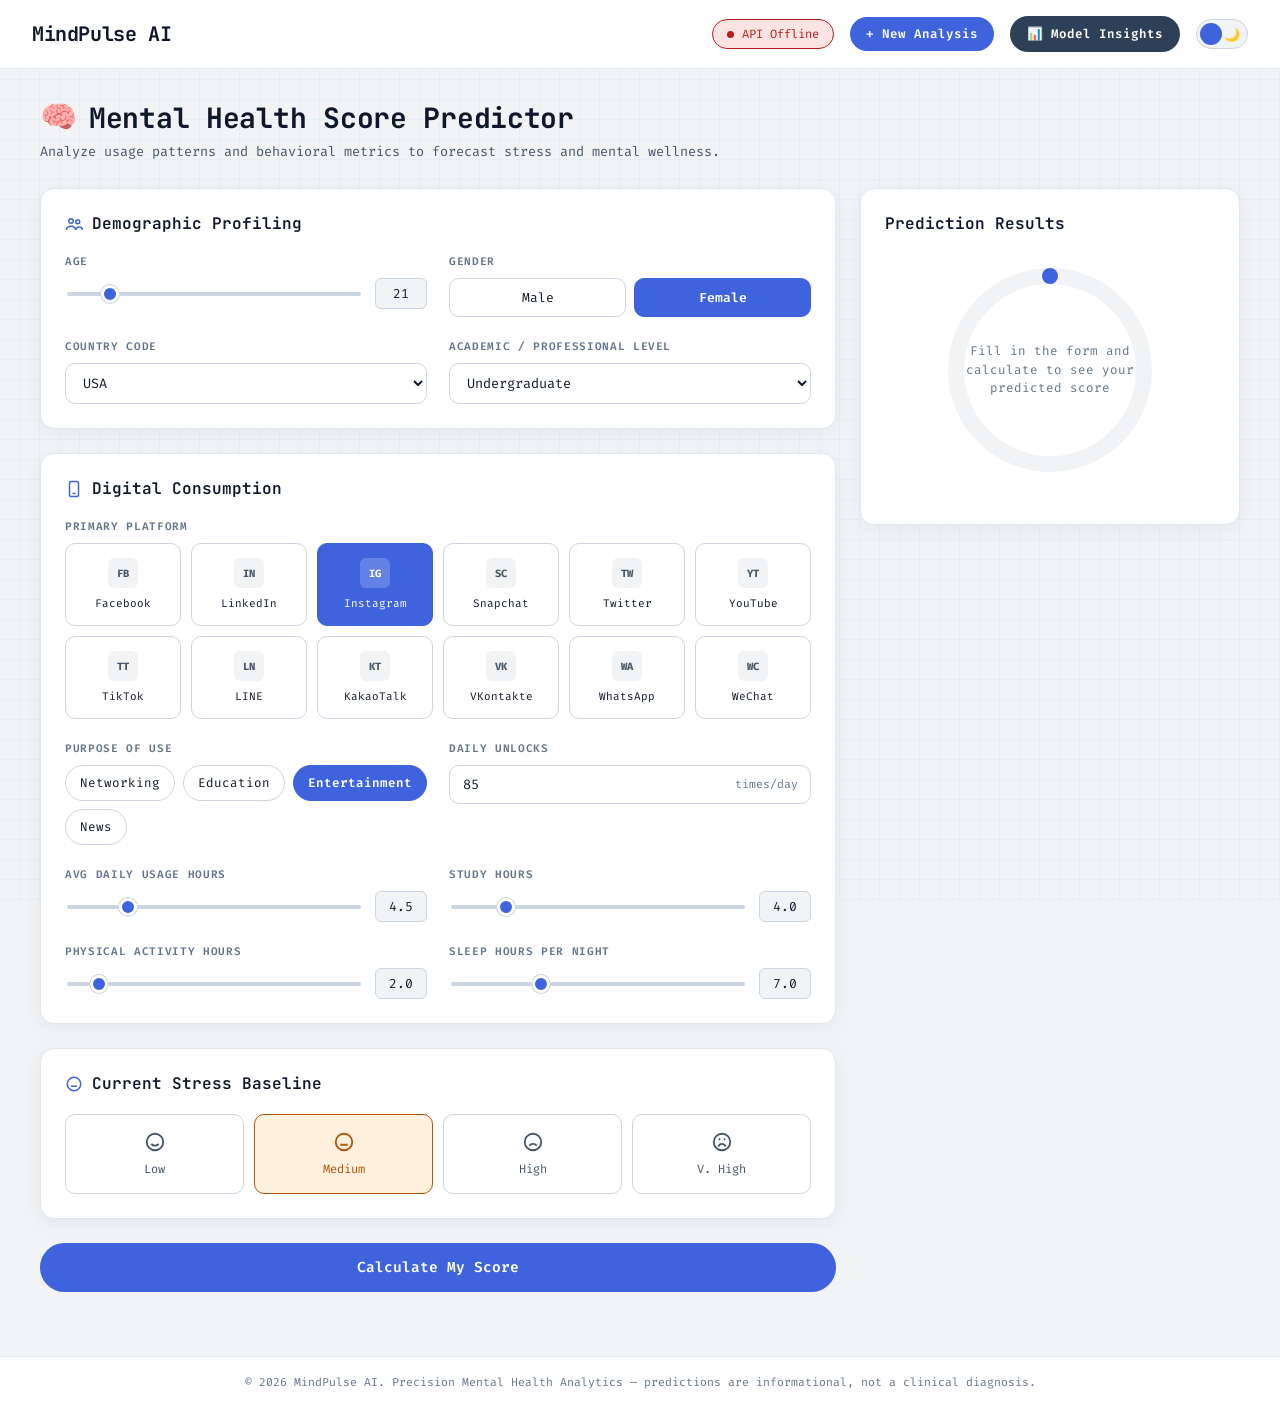
<file: index.html>
<!DOCTYPE html>
<html lang="en">
<head>
<meta charset="UTF-8">
<meta name="viewport" content="width=device-width, initial-scale=1.0">
<title>MindPulse AI — Mental Health Score Predictor</title>
<link rel="preconnect" href="https://fonts.googleapis.com">
<link href="https://fonts.googleapis.com/css2?family=Fira+Code:wght@400;500;600&family=JetBrains+Mono:wght@500;600;700&display=swap" rel="stylesheet">
<link rel="stylesheet" href="style.css">
</head>
<body data-theme="light">
<div class="app">

  <!-- ============ HEADER ============ -->
  <header class="topbar">
    <div class="brand">
      <span class="brand-mark">MindPulse AI</span>
    </div>
    <div class="topbar-right">
      <div class="api-badge" id="apiBadge" title="Click to configure API URL">
        <span class="api-dot" id="apiDot"></span>
        <span id="apiStatusText">Checking API…</span>
      </div>
      <button class="btn-new-analysis" id="resetBtn">+ New Analysis</button>
      <a href="insights.html" class="btn-insights">📊 Model Insights</a>
      <button class="theme-toggle" id="themeToggle" title="Toggle theme">
        <span class="theme-icon sun">☀️</span>
        <span class="theme-icon moon">🌙</span>
      </button>
    </div>
  </header>

  <div class="body-shell">
    <main class="main">
      <div class="page-title">
        <span class="title-emoji">🧠</span>
        <h1>Mental Health Score Predictor</h1>
      </div>
      <p class="page-sub">Analyze usage patterns and behavioral metrics to forecast stress and mental wellness.</p>

      <div class="layout">
        <!-- ---------- LEFT / CENTER: FORM ---------- -->
        <div class="col-form">

          <!-- Demographic Profiling -->
          <section class="card">
            <h2 class="card-title">
              <svg viewBox="0 0 24 24" fill="none" stroke="currentColor" stroke-width="2"><circle cx="8" cy="8" r="3"/><path d="M2 20c0-3.3 2.7-5 6-5s6 1.7 6 5"/><circle cx="17" cy="9" r="2.6"/><path d="M14.5 20c.3-2.6 2.3-4 4.3-4 2.4 0 4.5 1.5 4.7 4"/></svg>
              Demographic Profiling
            </h2>
            <div class="grid-2">
              <div class="field">
                <label>Age</label>
                <div class="slider-row">
                  <input type="range" id="age" min="10" max="100" value="21">
                  <div class="value-box" id="ageVal">21</div>
                </div>
              </div>
              <div class="field">
                <label>Gender</label>
                <div class="segmented" id="genderSeg">
                  <button type="button" data-val="Male">Male</button>
                  <button type="button" data-val="Female" class="active">Female</button>
                </div>
              </div>
            </div>
            <div class="grid-2">
              <div class="field">
                <label>Country Code</label>
                <select id="country"></select>
              </div>
              <div class="field">
                <label>Academic / Professional Level</label>
                <select id="academicLevel">
                  <option>High School</option>
                  <option selected>Undergraduate</option>
                  <option>Graduate</option>
                </select>
              </div>
            </div>
          </section>

          <!-- Digital Consumption -->
          <section class="card">
            <h2 class="card-title">
              <svg viewBox="0 0 24 24" fill="none" stroke="currentColor" stroke-width="2"><rect x="6" y="2" width="12" height="20" rx="2"/><path d="M10 18h4"/></svg>
              Digital Consumption
            </h2>

            <div class="field">
              <label>Primary Platform</label>
              <div class="platform-grid" id="platformGrid"></div>
            </div>

            <div class="grid-2">
              <div class="field">
                <label>Purpose of Use</label>
                <div class="pill-group" id="purposePill">
                  <button type="button" data-val="Networking">Networking</button>
                  <button type="button" data-val="Education">Education</button>
                  <button type="button" data-val="Entertainment" class="active">Entertainment</button>
                  <button type="button" data-val="News">News</button>
                </div>
              </div>
              <div class="field">
                <label>Daily Unlocks</label>
                <div class="input-suffix">
                  <input type="number" id="dailyUnlocks" min="0" value="85">
                  <span>times/day</span>
                </div>
              </div>
            </div>

            <div class="grid-2">
              <div class="field">
                <label>Avg Daily Usage Hours</label>
                <div class="slider-row">
                  <input type="range" id="avgUsage" min="0" max="24" step="0.1" value="4.5">
                  <div class="value-box" id="avgUsageVal">4.5</div>
                </div>
              </div>
              <div class="field">
                <label>Study Hours</label>
                <div class="slider-row">
                  <input type="range" id="studyHours" min="0" max="24" step="0.1" value="4">
                  <div class="value-box" id="studyHoursVal">4.0</div>
                </div>
              </div>
            </div>
            <div class="grid-2">
              <div class="field">
                <label>Physical Activity Hours</label>
                <div class="slider-row">
                  <input type="range" id="activityHours" min="0" max="24" step="0.1" value="2">
                  <div class="value-box" id="activityHoursVal">2.0</div>
                </div>
              </div>
              <div class="field">
                <label>Sleep Hours Per Night</label>
                <div class="slider-row">
                  <input type="range" id="sleepHours" min="0" max="24" step="0.1" value="7">
                  <div class="value-box" id="sleepHoursVal">7.0</div>
                </div>
              </div>
            </div>
          </section>

          <!-- Stress Baseline -->
          <section class="card">
            <h2 class="card-title">
              <svg viewBox="0 0 24 24" fill="none" stroke="currentColor" stroke-width="2"><circle cx="12" cy="12" r="9"/><path d="M8 15h8M9 9h.01M15 9h.01"/></svg>
              Current Stress Baseline
            </h2>
            <div class="mood-grid" id="moodGrid">
              <button type="button" class="mood-card" data-mood="Low">
                <svg viewBox="0 0 24 24" fill="none" stroke="currentColor" stroke-width="2"><circle cx="12" cy="12" r="9"/><path d="M8 14s1.5 2 4 2 4-2 4-2M9 9h.01M15 9h.01"/></svg>
                <span>Low</span>
              </button>
              <button type="button" class="mood-card active" data-mood="Medium">
                <svg viewBox="0 0 24 24" fill="none" stroke="currentColor" stroke-width="2"><circle cx="12" cy="12" r="9"/><path d="M8 15h8M9 9h.01M15 9h.01"/></svg>
                <span>Medium</span>
              </button>
              <button type="button" class="mood-card" data-mood="High">
                <svg viewBox="0 0 24 24" fill="none" stroke="currentColor" stroke-width="2"><circle cx="12" cy="12" r="9"/><path d="M8 16s1.5-2 4-2 4 2 4 2M9 9h.01M15 9h.01"/></svg>
                <span>High</span>
              </button>
              <button type="button" class="mood-card" data-mood="Very High">
                <svg viewBox="0 0 24 24" fill="none" stroke="currentColor" stroke-width="2"><circle cx="12" cy="12" r="9"/><path d="M8 17s1.5-3 4-3 4 3 4 3M8.5 8.5l1.5 1M15.5 8.5l-1.5 1"/></svg>
                <span>V. High</span>
              </button>
            </div>
          </section>

          <button class="submit-btn" id="calcBtn">
            <span class="spinner" id="spinner"></span>
            <span id="calcBtnText">Calculate My Score</span>
          </button>
        </div>

        <!-- ---------- RIGHT: RESULTS ---------- -->
        <aside class="card results-card">
          <h2 class="card-title">Prediction Results</h2>

          <div class="gauge-wrap">
            <div class="gauge">
              <svg width="220" height="220" viewBox="0 0 220 220">
                <circle cx="110" cy="110" r="94" class="gauge-track" stroke-width="16" fill="none"/>
                <circle id="gaugeArc" cx="110" cy="110" r="94" stroke-width="16" fill="none"
                  stroke-linecap="round" stroke-dasharray="0 590.6" transform="rotate(-90 110 110)"/>
              </svg>
              <div class="gauge-center" id="gaugeCenter">
                <div class="gauge-empty">Fill in the form and calculate to see your predicted score</div>
              </div>
            </div>
          </div>

          <div id="resultBoxes"></div>
        </aside>
      </div>
    </main>
  </div>

  <footer class="footer">© 2026 MindPulse AI. Precision Mental Health Analytics — predictions are informational, not a clinical diagnosis.</footer>
</div>

<!-- API config modal -->
<div class="modal-backdrop" id="apiModal">
  <div class="modal">
    <h3>API connection</h3>
    <p>Predictions are sent to your FastAPI backend's <code>/predict</code> endpoint. Set the base URL where <code>main.py</code> is running.</p>
    <input type="text" id="apiUrlInput" placeholder="http://127.0.0.1:8000">
    <div class="modal-actions">
      <button class="btn-cancel" id="apiCancel">Cancel</button>
      <button class="btn-save" id="apiSave">Save &amp; Recheck</button>
    </div>
  </div>
</div>

<script src="script.js"></script>
</body>
</html>
</file>
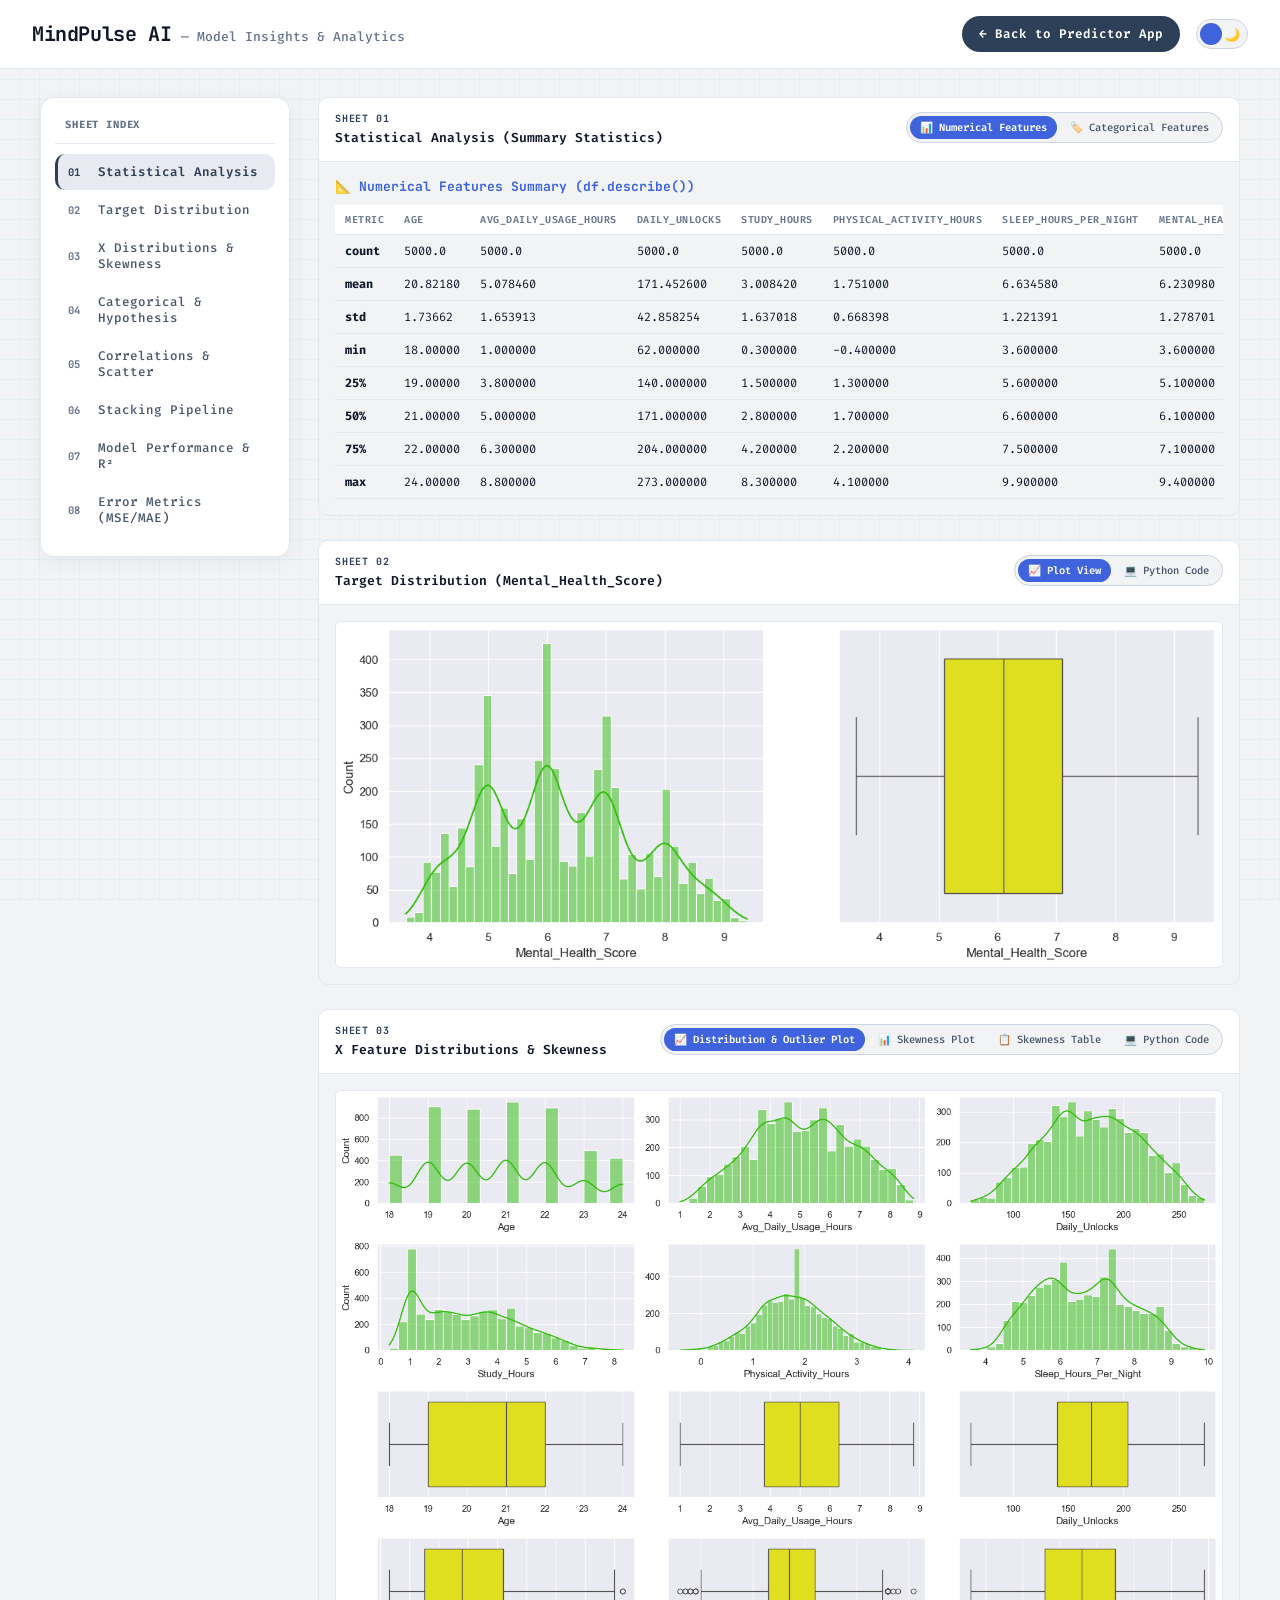
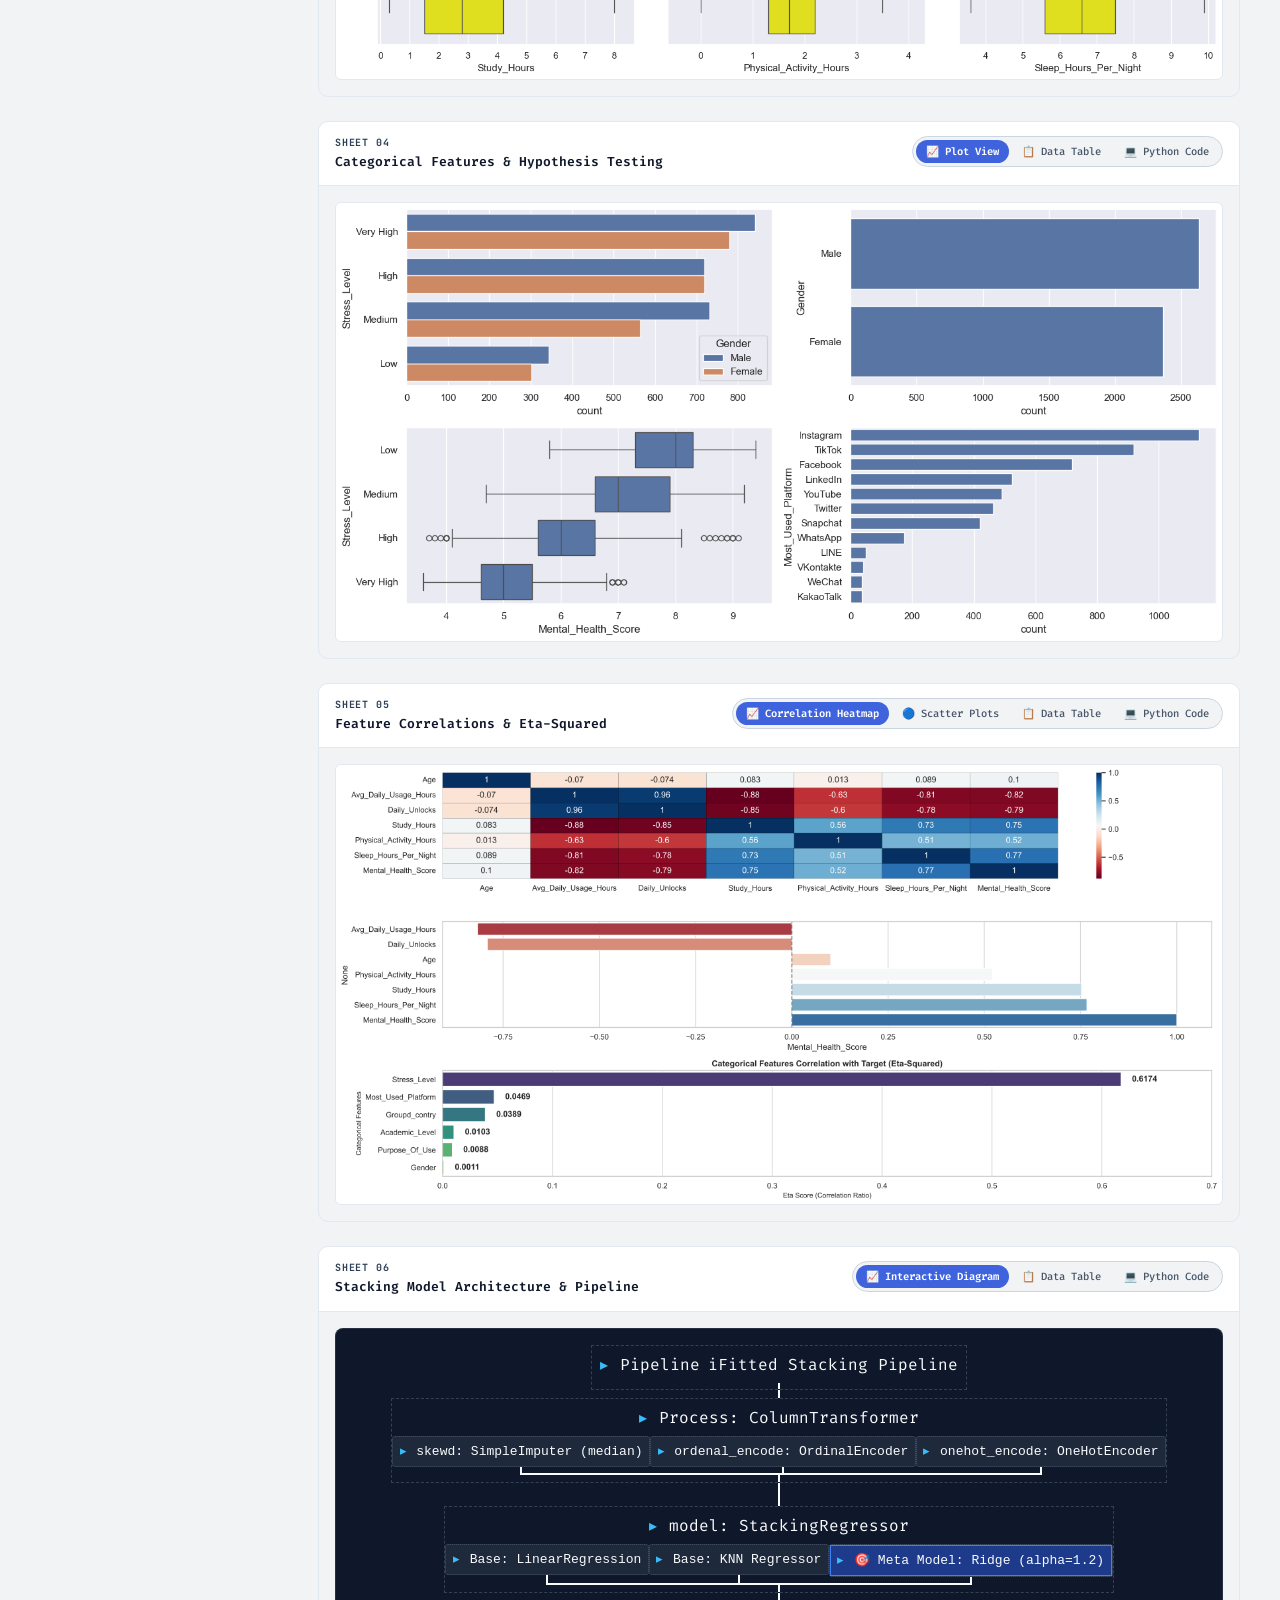
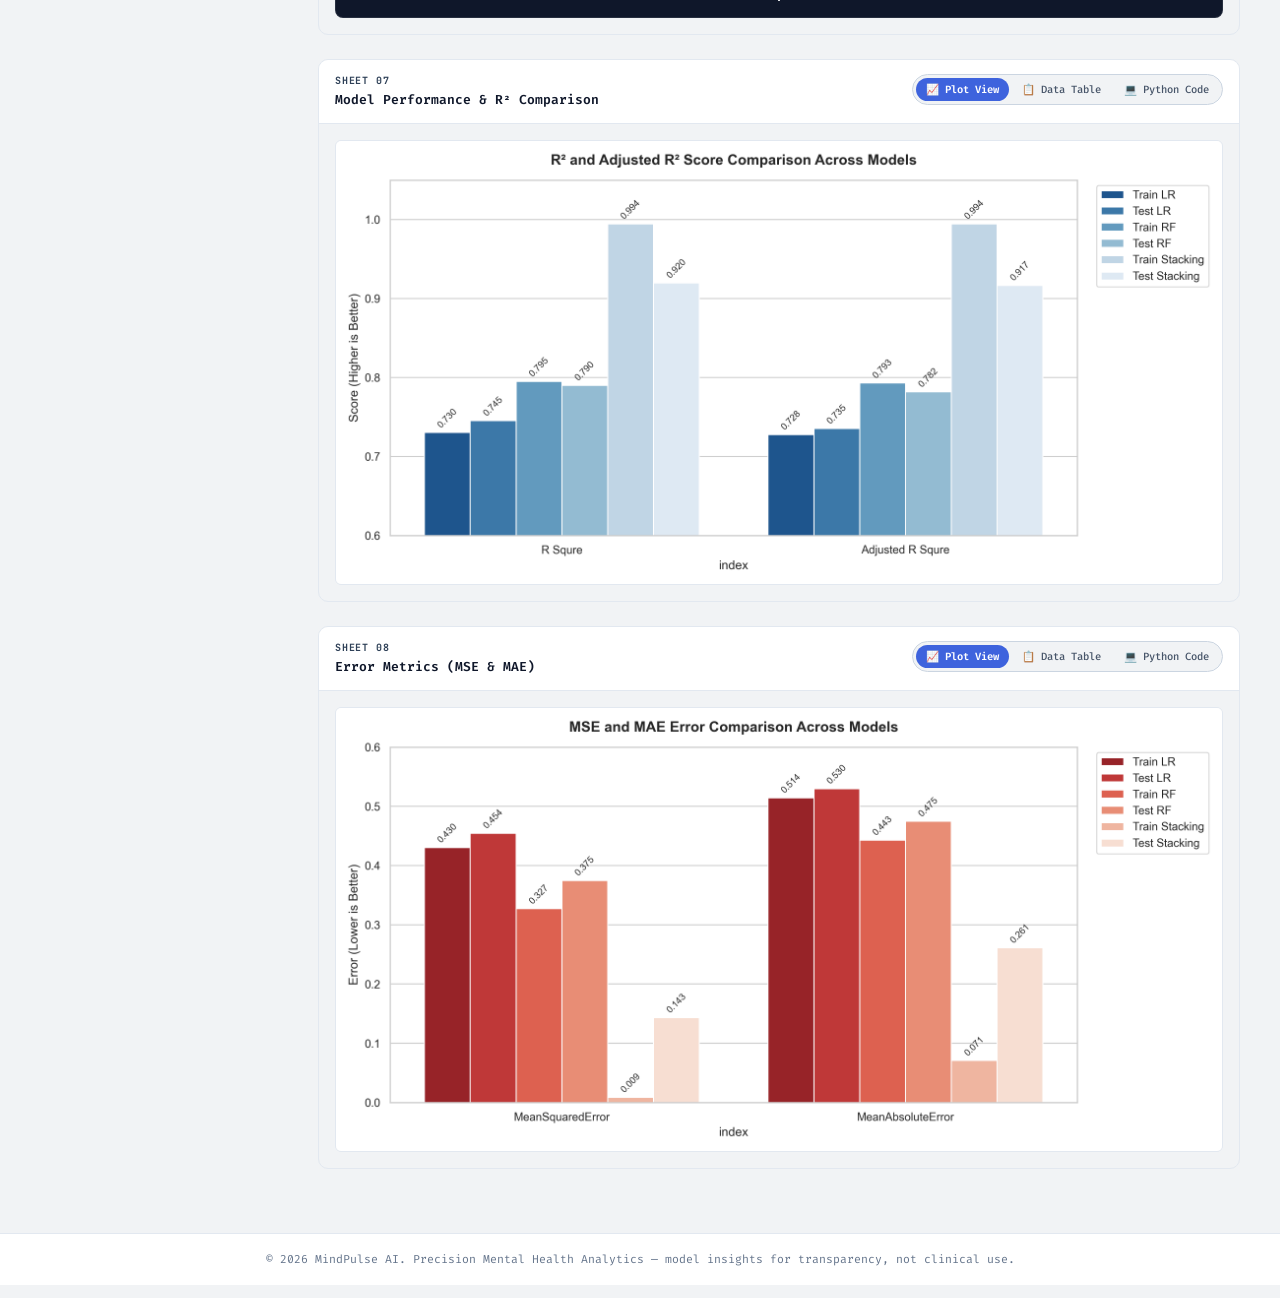
<file: insights.html>
<!DOCTYPE html>
<html lang="en">
<head>
<meta charset="UTF-8">
<meta name="viewport" content="width=device-width, initial-scale=1.0">
<title>MindPulse AI — Model Insights &amp; Analytics</title>
<link rel="preconnect" href="https://fonts.googleapis.com">
<link href="https://fonts.googleapis.com/css2?family=Fira+Code:wght@400;500;600&family=JetBrains+Mono:wght@500;600;700&display=swap" rel="stylesheet">
<link rel="stylesheet" href="style.css">
</head>
<body data-theme="light">
<div class="insights-app">

  <!-- ============ HEADER ============ -->
  <header class="topbar insights-topbar">
    <div class="brand">
      <span class="brand-mark">MindPulse AI</span>
      <span class="brand-sub">— Model Insights &amp; Analytics</span>
    </div>
    <div class="topbar-right">
      <a href="index.html" class="btn-primary">← Back to Predictor App</a>
      <button class="theme-toggle" id="themeToggle" title="Toggle theme">
        <span class="theme-icon sun">☀️</span>
        <span class="theme-icon moon">🌙</span>
      </button>
    </div>
  </header>

  <div class="insights-layout">

    <!-- ---------- SIDEBAR: SHEET INDEX ---------- -->
    <aside class="sidebar">
      <div class="sidebar-inner">
        <div class="sidebar-label">Sheet Index</div>
        <nav class="sidebar-nav" id="sidebarNav">
          <a href="#sheet-01" class="sidebar-link active" data-target="sheet-01"><span class="sidebar-num">01</span> Statistical Analysis</a>
          <a href="#sheet-02" class="sidebar-link" data-target="sheet-02"><span class="sidebar-num">02</span> Target Distribution</a>
          <a href="#sheet-03" class="sidebar-link" data-target="sheet-03"><span class="sidebar-num">03</span> X Distributions &amp; Skewness</a>
          <a href="#sheet-04" class="sidebar-link" data-target="sheet-04"><span class="sidebar-num">04</span> Categorical &amp; Hypothesis</a>
          <a href="#sheet-05" class="sidebar-link" data-target="sheet-05"><span class="sidebar-num">05</span> Correlations &amp; Scatter</a>
          <a href="#sheet-06" class="sidebar-link" data-target="sheet-06"><span class="sidebar-num">06</span> Stacking Pipeline</a>
          <a href="#sheet-07" class="sidebar-link" data-target="sheet-07"><span class="sidebar-num">07</span> Model Performance &amp; R²</a>
          <a href="#sheet-08" class="sidebar-link" data-target="sheet-08"><span class="sidebar-num">08</span> Error Metrics (MSE/MAE)</a>
        </nav>
      </div>
    </aside>

    <!-- ---------- MAIN CONTENT ---------- -->
    <main class="insights-main">

      <!-- SHEET 01: Statistical Analysis -->
      <section class="insight-card" id="sheet-01">
        <div class="insight-card-header">
          <h4 class="insight-card-title"><span class="sheet-eyebrow">Sheet 01</span>Statistical Analysis (Summary Statistics)</h4>
          <div class="view-toggle">
            <button class="tab-btn active" data-view="num-stats">📊 Numerical Features</button>
            <button class="tab-btn" data-view="cat-stats">🏷️ Categorical Features</button>
          </div>
        </div>
        <div class="insight-card-body">
          <!-- Numerical Summary Table -->
          <div class="view-pane active" data-view="num-stats">
            <h5 style="font-family: var(--font-heading); margin: 0 0 10px 0; color: var(--primary); font-size: 13px;">
              📐 Numerical Features Summary (df.describe())
            </h5>
            <div style="overflow-x: auto;">
              <table class="insight-table">
                <thead>
                  <tr>
                    <th>Metric</th>
                    <th>Age</th>
                    <th>Avg_Daily_Usage_Hours</th>
                    <th>Daily_Unlocks</th>
                    <th>Study_Hours</th>
                    <th>Physical_Activity_Hours</th>
                    <th>Sleep_Hours_Per_Night</th>
                    <th>Mental_Health_Score</th>
                  </tr>
                </thead>
                <tbody>
                  <tr><td><b>count</b></td><td>5000.0</td><td>5000.0</td><td>5000.0</td><td>5000.0</td><td>5000.0</td><td>5000.0</td><td>5000.0</td></tr>
                  <tr><td><b>mean</b></td><td>20.82180</td><td>5.078460</td><td>171.452600</td><td>3.008420</td><td>1.751000</td><td>6.634580</td><td>6.230980</td></tr>
                  <tr><td><b>std</b></td><td>1.73662</td><td>1.653913</td><td>42.858254</td><td>1.637018</td><td>0.668398</td><td>1.221391</td><td>1.278701</td></tr>
                  <tr><td><b>min</b></td><td>18.00000</td><td>1.000000</td><td>62.000000</td><td>0.300000</td><td>-0.400000</td><td>3.600000</td><td>3.600000</td></tr>
                  <tr><td><b>25%</b></td><td>19.00000</td><td>3.800000</td><td>140.000000</td><td>1.500000</td><td>1.300000</td><td>5.600000</td><td>5.100000</td></tr>
                  <tr><td><b>50%</b></td><td>21.00000</td><td>5.000000</td><td>171.000000</td><td>2.800000</td><td>1.700000</td><td>6.600000</td><td>6.100000</td></tr>
                  <tr><td><b>75%</b></td><td>22.00000</td><td>6.300000</td><td>204.000000</td><td>4.200000</td><td>2.200000</td><td>7.500000</td><td>7.100000</td></tr>
                  <tr><td><b>max</b></td><td>24.00000</td><td>8.800000</td><td>273.000000</td><td>8.300000</td><td>4.100000</td><td>9.900000</td><td>9.400000</td></tr>
                </tbody>
              </table>
            </div>
          </div>

          <!-- Categorical Summary Table -->
          <div class="view-pane" data-view="cat-stats">
            <h5 style="font-family: var(--font-heading); margin: 0 0 10px 0; color: var(--primary); font-size: 13px;">
              🏷️ Categorical Features Summary (df.describe(include='O'))
            </h5>
            <div style="overflow-x: auto;">
              <table class="insight-table">
                <thead>
                  <tr>
                    <th>Metric</th>
                    <th>Gender</th>
                    <th>Country</th>
                    <th>Academic_Level</th>
                    <th>Most_Used_Platform</th>
                    <th>Purpose_Of_Use</th>
                    <th>Stress_Level</th>
                  </tr>
                </thead>
                <tbody>
                  <tr><td><b>count</b></td><td>5000</td><td>5000</td><td>5000</td><td>5000</td><td>5000</td><td>5000</td></tr>
                  <tr><td><b>unique</b></td><td>2</td><td>111</td><td>3</td><td>12</td><td>4</td><td>4</td></tr>
                  <tr class="row-highlight"><td><b>top</b></td><td>Male</td><td>Other</td><td>Undergraduate</td><td>Instagram</td><td>Entertainment</td><td>Very High</td></tr>
                  <tr><td><b>freq</b></td><td>2635</td><td>1880</td><td>3632</td><td>1130</td><td>2552</td><td>1621</td></tr>
                </tbody>
              </table>
            </div>
          </div>
        </div>
      </section>

      <!-- SHEET 02: Target Distribution -->
      <section class="insight-card" id="sheet-02">
        <div class="insight-card-header">
          <h4 class="insight-card-title"><span class="sheet-eyebrow">Sheet 02</span>Target Distribution (Mental_Health_Score)</h4>
          <div class="view-toggle">
            <button class="tab-btn active" data-view="plot">📈 Plot View</button>
            <button class="tab-btn" data-view="code">💻 Python Code</button>
          </div>
        </div>
        <div class="insight-card-body">
          <div class="view-pane active" data-view="plot">
            <img class="insight-img" src="assets/plots/Target_Distribution.png" alt="Target Variable Mental Health Score Distribution and Boxplot">
          </div>
          <div class="view-pane" data-view="code">
            <pre><code>import seaborn as sns
import matplotlib.pyplot as plt

plt.figure(figsize=(14, 5))

plt.subplot(1, 2, 1)
sns.histplot(
    df["Mental_Health_Score"],
    bins=40,
    kde=True,
    color="#2EBD07"
)

plt.subplot(1, 2, 2)
sns.boxplot(
    x=df["Mental_Health_Score"],
    color="yellow"
)

plt.tight_layout()
plt.show()</code></pre>
          </div>
        </div>
      </section>

      <!-- SHEET 03: X Features Distributions & Skewness Analysis -->
      <section class="insight-card" id="sheet-03">
        <div class="insight-card-header">
          <h4 class="insight-card-title"><span class="sheet-eyebrow">Sheet 03</span>X Feature Distributions &amp; Skewness</h4>
          <div class="view-toggle">
            <button class="tab-btn active" data-view="dist">📈 Distribution &amp; Outlier Plot</button>
            <button class="tab-btn" data-view="skew-plot">📊 Skewness Plot</button>
            <button class="tab-btn" data-view="table">📋 Skewness Table</button>
            <button class="tab-btn" data-view="code">💻 Python Code</button>
          </div>
        </div>
        <div class="insight-card-body">
          <div class="view-pane active" data-view="dist">
            <img class="insight-img" src="assets/plots/Data_Distribution.png" alt="Feature distributions KDE and boxplots">
          </div>
          <div class="view-pane" data-view="skew-plot">
            <img class="insight-img" src="assets/plots/Skewness.png" alt="Numerical features skewness barplot">
          </div>
          <div class="view-pane" data-view="table">
            <h5 style="font-family: var(--font-heading); margin: 0 0 10px 0; color: var(--primary); font-size: 13px;">
              📐 Numerical Features Skewness Values (Sorted)
            </h5>
            <table class="insight-table">
              <thead>
                <tr>
                  <th>Numerical Feature</th>
                  <th>Skewness Value</th>
                  <th>Distribution Status / Skew Type</th>
                </tr>
              </thead>
              <tbody>
                <tr class="row-highlight">
                  <td><b>Study_Hours</b></td>
                  <td>0.436125</td>
                  <td>Moderately Right-Skewed (Log1p Transformed)</td>
                </tr>
                <tr><td><b>Mental_Health_Score</b></td><td>0.207086</td><td>Slightly Right-Skewed (Target)</td></tr>
                <tr><td><b>Age</b></td><td>0.155008</td><td>Approximately Symmetric</td></tr>
                <tr><td><b>Sleep_Hours_Per_Night</b></td><td>0.123919</td><td>Approximately Symmetric</td></tr>
                <tr><td><b>Physical_Activity_Hours</b></td><td>0.053288</td><td>Symmetric / Normal</td></tr>
                <tr><td><b>Avg_Daily_Usage_Hours</b></td><td>0.005575</td><td>Near Perfect Normal Distribution</td></tr>
                <tr><td><b>Daily_Unlocks</b></td><td>0.002309</td><td>Near Perfect Normal Distribution</td></tr>
              </tbody>
            </table>
          </div>
          <div class="view-pane" data-view="code">
            <pre><code>import seaborn as sns
import matplotlib.pyplot as plt
import pandas as pd
import numpy as np

# 1. Skewness Calculation & Barplot
plt.figure(figsize=(10, 3))
skew = df.select_dtypes(include=np.number).skew()
print(skew.sort_values(ascending=False))

sns.barplot(
    x=skew, 
    y=skew.index, 
    order=skew.sort_values(ascending=False).index, 
    palette="mako"
)
plt.xlabel("Skewness")
plt.ylabel("Features")
plt.tight_layout()
plt.show()

# 2. X Features Distributions & Outliers (KDE + Boxplots)
print("X features Plots:")
fig, axes = plt.subplots(4, 3, figsize=(15, 10))
axes = axes.flatten()

feature_cols = ["Age", "Avg_Daily_Usage_Hours", "Daily_Unlocks", "Study_Hours", "Physical_Activity_Hours", "Sleep_Hours_Per_Night"]

for i, col in enumerate(feature_cols):
    sns.histplot(df[col], kde=True, color="#2EBD07", ax=axes[i])
    sns.boxplot(x=df[col], color="yellow", ax=axes[i + 6])
    if i != 0 and i != 3:
        axes[i].set_ylabel("")

plt.tight_layout()
plt.show()</code></pre>
          </div>
        </div>
      </section>

      <!-- SHEET 04: Categorical Features & Hypothesis Testing -->
      <section class="insight-card" id="sheet-04">
        <div class="insight-card-header">
          <h4 class="insight-card-title"><span class="sheet-eyebrow">Sheet 04</span>Categorical Features &amp; Hypothesis Testing</h4>
          <div class="view-toggle">
            <button class="tab-btn active" data-view="plot">📈 Plot View</button>
            <button class="tab-btn" data-view="table">📋 Data Table</button>
            <button class="tab-btn" data-view="code">💻 Python Code</button>
          </div>
        </div>
        <div class="insight-card-body">
          <div class="view-pane active" data-view="plot">
            <img class="insight-img" src="assets/plots/Catagorical%20Plots.png" alt="Categorical variable box plots">
          </div>
          <div class="view-pane" data-view="table">
            <table class="insight-table">
              <thead>
                <tr>
                  <th>Feature</th>
                  <th>Statistical Test</th>
                  <th>Test Score</th>
                  <th>P-Value</th>
                  <th>Decision (H0)</th>
                </tr>
              </thead>
              <tbody>
                <tr><td><b>Gender</b></td><td>T-Test (Welch)</td><td>2.3577</td><td>0.018427</td><td class="decision-reject">Reject Null Hypothesis</td></tr>
                <tr><td><b>Academic_Level</b></td><td>Anova-Test</td><td>26.0339</td><td>0.000000</td><td class="decision-reject">Reject Null Hypothesis</td></tr>
                <tr><td><b>Most_Used_Platform</b></td><td>Anova-Test</td><td>22.3045</td><td>0.000000</td><td class="decision-reject">Reject Null Hypothesis</td></tr>
                <tr><td><b>Purpose_Of_Use</b></td><td>Anova-Test</td><td>14.7707</td><td>0.000000</td><td class="decision-reject">Reject Null Hypothesis</td></tr>
                <tr class="row-highlight"><td><b>Stress_Level</b></td><td>Anova-Test</td><td>2685.9888</td><td>0.000000</td><td class="decision-reject">Reject Null Hypothesis</td></tr>
                <tr><td><b>Groupd_contry</b></td><td>Anova-Test</td><td>18.3267</td><td>0.000000</td><td class="decision-reject">Reject Null Hypothesis</td></tr>
              </tbody>
            </table>
          </div>
          <div class="view-pane" data-view="code">
            <pre><code>from scipy import stats
import pandas as pd

hypothesis_results = []
categorical_features = ['Gender', 'Academic_Level', 'Most_Used_Platform', 'Purpose_Of_Use', 'Stress_Level', 'Groupd_contry']

for col in categorical_features:
    groups = [group['Mental_Health_Score'].dropna() for name, group in df.groupby(col)]
    if len(groups) == 2:
        test_score, p_val = stats.ttest_ind(groups[0], groups[1], equal_var=False)
        test_name = "T-Test"
    else:
        test_score, p_val = stats.f_oneway(*groups)
        test_name = "Anova-Test"
        
    decision = "Reject Null Hypothesis" if p_val < 0.05 else "Fail to Reject Null Hypothesis"
    hypothesis_results.append({
        "Feature": col, "Test": test_name,
        "Test_Score": round(test_score, 4), "P-Value": round(p_val, 6),
        "Decision": decision
    })

df_hypothesis = pd.DataFrame(hypothesis_results)</code></pre>
          </div>
        </div>
      </section>

      <!-- SHEET 05: Feature Correlations & Scatter Plots -->
      <section class="insight-card" id="sheet-05">
        <div class="insight-card-header">
          <h4 class="insight-card-title"><span class="sheet-eyebrow">Sheet 05</span>Feature Correlations &amp; Eta-Squared</h4>
          <div class="view-toggle">
            <button class="tab-btn active" data-view="corr-plot">📈 Correlation Heatmap</button>
            <button class="tab-btn" data-view="scatter-plot">🔵 Scatter Plots</button>
            <button class="tab-btn" data-view="table">📋 Data Table</button>
            <button class="tab-btn" data-view="code">💻 Python Code</button>
          </div>
        </div>
        <div class="insight-card-body">
          <div class="view-pane active" data-view="corr-plot">
            <img class="insight-img" src="assets/plots/Corelations.png" alt="Feature correlation heatmap and Eta-score barplot">
          </div>
          <div class="view-pane" data-view="scatter-plot">
            <img class="insight-img" src="assets/plots/Corelation%20Features%20With%20Mentel_HS.png" alt="Mental Health Score vs Usage and Sleep Scatter Plots">
          </div>
          <div class="view-pane" data-view="table">
            <h5 style="font-family: var(--font-heading); margin: 0 0 8px 0; color: var(--primary); font-size: 13px;">
              📊 Numerical Features Correlation with Mental_Health_Score (Pearson r)
            </h5>
            <table class="insight-table" style="margin-bottom: 20px;">
              <thead>
                <tr><th>Numerical Feature</th><th>Pearson Correlation (r)</th><th>Relationship Type</th></tr>
              </thead>
              <tbody>
                <tr><td>Avg_Daily_Usage_Hours</td><td>-0.816453</td><td>Strong Negative Correlation</td></tr>
                <tr><td>Daily_Unlocks</td><td>-0.790851</td><td>Strong Negative Correlation</td></tr>
                <tr><td>Sleep_Hours_Per_Night</td><td>+0.766430</td><td>Strong Positive Correlation</td></tr>
                <tr><td>Study_Hours</td><td>+0.752626</td><td>Strong Positive Correlation</td></tr>
                <tr><td>Physical_Activity_Hours</td><td>+0.521374</td><td>Moderate Positive Correlation</td></tr>
                <tr><td>Age</td><td>+0.100785</td><td>Weak Positive Correlation</td></tr>
                <tr class="row-highlight"><td>Mental_Health_Score</td><td>1.000000</td><td>Target Variable</td></tr>
              </tbody>
            </table>

            <h5 style="font-family: var(--font-heading); margin: 16px 0 8px 0; color: var(--primary); font-size: 13px;">
              🏷️ Categorical Features Correlation Ratio with Target (Eta-Squared η²)
            </h5>
            <table class="insight-table">
              <thead>
                <tr><th>Categorical Feature</th><th>Eta-Squared Score (η²)</th><th>Target Impact Level</th></tr>
              </thead>
              <tbody>
                <tr class="row-highlight"><td>Stress_Level</td><td>0.617196</td><td><b>Very High Influence (Top Predictor)</b></td></tr>
                <tr><td>Country</td><td>0.182166</td><td>Moderate Influence</td></tr>
                <tr><td>Most_Used_Platform</td><td>0.046689</td><td>Low Influence</td></tr>
                <tr><td>Academic_Level</td><td>0.010308</td><td>Minor Influence</td></tr>
                <tr><td>Purpose_Of_Use</td><td>0.008687</td><td>Negligible Influence</td></tr>
                <tr><td>Gender</td><td>0.001146</td><td>No Significant Influence</td></tr>
              </tbody>
            </table>
          </div>
          <div class="view-pane" data-view="code">
            <pre><code>import seaborn as sns
import matplotlib.pyplot as plt
import pandas as pd
import numpy as np

# Scatter Plots
plt.figure(figsize=(14, 5))
plt.subplot(1, 2, 1)
sns.scatterplot(y=df["Mental_Health_Score"], x=df["Avg_Daily_Usage_Hours"], hue=df["Stress_Level"])
plt.subplot(1, 2, 2)
sns.scatterplot(y=df["Mental_Health_Score"], x=df["Sleep_Hours_Per_Night"], hue=df["Stress_Level"])
plt.ylabel("")
plt.tight_layout()
plt.show()

# Pearson Correlation
corr = df.corr(numeric_only=True)
print(corr["Mental_Health_Score"])

# Eta-Squared Score
cat_cols = df.select_dtypes(exclude=np.number).columns
grand_mean = df["Mental_Health_Score"].mean()
ss_total = np.sum((df["Mental_Health_Score"] - grand_mean) ** 2)

eta_score_dict = {"Feature": [], "Eta_Score": []}
for col in cat_cols.dropna().unique():
    ss_between = sum(len(df[df[col]==c]["Mental_Health_Score"].dropna()) * ((df[df[col]==c]["Mental_Health_Score"].dropna().mean() - grand_mean)**2) for c in df[col].dropna().unique())
    eta_score_dict["Feature"].append(col)
    eta_score_dict["Eta_Score"].append(ss_between / ss_total)

df_eta = pd.DataFrame(eta_score_dict)
print(df_eta)</code></pre>
          </div>
        </div>
      </section>

      <!-- SHEET 06: Stacking Model Architecture & Pipeline -->
      <section class="insight-card" id="sheet-06">
        <div class="insight-card-header">
          <h4 class="insight-card-title"><span class="sheet-eyebrow">Sheet 06</span>Stacking Model Architecture &amp; Pipeline</h4>
          <div class="view-toggle">
            <button class="tab-btn active" data-view="plot">📈 Interactive Diagram</button>
            <button class="tab-btn" data-view="table">📋 Data Table</button>
            <button class="tab-btn" data-view="code">💻 Python Code</button>
          </div>
        </div>
        <div class="insight-card-body">
          <div class="view-pane active" data-view="plot">
            <div class="pipeline-html-wrapper" style="overflow-x: auto; padding: 16px; background: #0f172a; border-radius: 8px; border: 1px solid rgba(255,255,255,0.1);">
              <style>
                #sk-container-id-5 {
                  --sklearn-color-text: #f8fafc !important;
                  --sklearn-color-text-muted: #94a3b8 !important;
                  --sklearn-color-line: #334155 !important;
                  --sklearn-color-unfitted-level-0: #1e293b !important;
                  --sklearn-color-unfitted-level-1: #334155 !important;
                  --sklearn-color-unfitted-level-2: #475569 !important;
                  --sklearn-color-fitted-level-0: #0f172a !important;
                  --sklearn-color-fitted-level-1: #1e293b !important;
                  --sklearn-color-fitted-level-2: #334155 !important;
                  --sklearn-color-fitted-level-3: #3b82f6 !important;
                  --sklearn-color-background: #0f172a !important;
                  --sklearn-color-text-on-default-background: #f8fafc !important;
                  color: #f8fafc !important; display: block !important; width: 100% !important;
                }
                #sk-container-id-5 pre { padding: 4px; background: #020617; color: #38bdf8; border-radius: 4px; }
                #sk-container-id-5 input.sk-hidden--visually { border: 0; clip: rect(1px 1px 1px 1px); clip: rect(1px, 1px, 1px, 1px); height: 1px; margin: -1px; overflow: hidden; padding: 0; position: absolute; width: 1px; }
                #sk-container-id-5 div.sk-dashed-wrapped { border: 1px dashed var(--sklearn-color-line); margin: 0 0.4em 0.5em 0.4em; box-sizing: border-box; padding-bottom: 0.4em; background-color: var(--sklearn-color-background); }
                #sk-container-id-5 div.sk-container { display: block !important; position: relative; }
                #sk-container-id-5 div.sk-text-repr-fallback { display: none; }
                #sk-container-id-5 div.sk-parallel-item, #sk-container-id-5 div.sk-serial, #sk-container-id-5 div.sk-item { background-image: linear-gradient(var(--sklearn-color-text-on-default-background), var(--sklearn-color-text-on-default-background)); background-size: 2px 100%; background-repeat: no-repeat; background-position: center center; }
                #sk-container-id-5 div.sk-parallel-item::after { content: ""; width: 100%; border-bottom: 2px solid var(--sklearn-color-text-on-default-background); flex-grow: 1; }
                #sk-container-id-5 div.sk-parallel { display: flex; align-items: stretch; justify-content: center; background-color: var(--sklearn-color-background); position: relative; }
                #sk-container-id-5 div.sk-parallel-item { display: flex; flex-direction: column; }
                #sk-container-id-5 div.sk-parallel-item:first-child::after { align-self: flex-end; width: 50%; }
                #sk-container-id-5 div.sk-parallel-item:last-child::after { align-self: flex-start; width: 50%; }
                #sk-container-id-5 div.sk-serial { display: flex; flex-direction: column; align-items: center; background-color: var(--sklearn-color-background); padding-right: 1em; padding-left: 1em; }
                #sk-container-id-5 div.sk-toggleable { background-color: var(--sklearn-color-background); }
                #sk-container-id-5 label.sk-toggleable__label { cursor: pointer; display: flex; width: 100%; margin-bottom: 0; padding: 0.5em; box-sizing: border-box; text-align: center; align-items: center; justify-content: center; gap: 0.5em; color: #f8fafc !important; }
                #sk-container-id-5 label.sk-toggleable__label-arrow:before { content: "▸"; float: left; margin-right: 0.25em; color: #38bdf8; }
                #sk-container-id-5 div.sk-toggleable__content { display: none; text-align: left; background-color: #1e293b; padding: 8px; border-radius: 4px; }
                #sk-container-id-5 input.sk-toggleable__control:checked~div.sk-toggleable__content { display: block !important; width: 100%; overflow: visible; }
                #sk-container-id-5 input.sk-toggleable__control:checked~label.sk-toggleable__label-arrow:before { content: "▾"; }
                #sk-container-id-5 div.sk-estimator { font-family: monospace; border: 1px dotted #475569; border-radius: 0.25em; margin-bottom: 0.5em; background-color: #1e293b; }
                #sk-container-id-5 div.sk-estimator:hover { background-color: #334155; }
                .estimator-table { font-family: monospace; color: #f8fafc; }
                .estimator-table summary { padding: .5rem; cursor: pointer; color: #38bdf8; }
                .estimator-table table td { border: 1px solid #334155; padding: 4px 8px; }
                .estimator-table .parameters-table tr:nth-child(odd) { background-color: #0f172a; }
                .estimator-table .parameters-table tr:nth-child(even) { background-color: #1e293b; }
                .user-set td { color: #f97316 !important; }
              </style>

              <div id="sk-container-id-5" class="sk-top-container dark">
                <div class="sk-serial">
                  <div class="sk-item sk-dashed-wrapped">
                    <div class="sk-label-container">
                      <div class="sk-label fitted sk-toggleable">
                        <input class="sk-toggleable__control sk-hidden--visually" id="sk-estimator-id-83" type="checkbox">
                        <label for="sk-estimator-id-83" class="sk-toggleable__label fitted sk-toggleable__label-arrow">
                          <div><div>Pipeline</div></div>
                          <span class="sk-estimator-doc-link fitted">i<span>Fitted Stacking Pipeline</span></span>
                        </label>
                        <div class="sk-toggleable__content fitted">
                          <pre>Pipeline(steps=[
  ('Process', ColumnTransformer(transformers=[
    ('skewd', Pipeline(steps=[('Impute', SimpleImputer(strategy='median')), ('Log_Transformation', FunctionTransformer(func=np.log1p)), ('Scale', StandardScaler())]), ['Study_Hours']),
    ('ordenal_encode', Pipeline(steps=[('Impute', SimpleImputer(strategy='most_frequent')), ('Ord_Encode', OrdinalEncoder())]), ['Academic_Level', 'Stress_Level']),
    ('onehot_encode', Pipeline(steps=[('Impute', SimpleImputer(strategy='most_frequent')), ('OH_encode', OneHotEncoder(handle_unknown='ignore'))]), ['Gender', 'Most_Used_Platform', 'Purpose_Of_Use', 'Groupd_contry']),
    ('Scale', Pipeline(steps=[('impute', SimpleImputer(strategy='median')), ('Scale', StandardScaler())]), ['Age', 'Avg_Daily_Usage_Hours', 'Daily_Unlocks', 'Physical_Activity_Hours', 'Sleep_Hours_Per_Night'])
  ])),
  ('model', StackingRegressor(cv=KFold(n_splits=5, shuffle=True),
    estimators=[('lr', LinearRegression()), ('KNN', KNeighborsRegressor(weights='distance')), ('GBR', GradientBoostingRegressor(n_estimators=120)), ('RFR', RandomForestRegressor(n_estimators=120))],
    final_estimator=Ridge(alpha=1.2)))
])</pre>
                        </div>
                      </div>
                    </div>
                  </div>

                  <div class="sk-serial">
                    <div class="sk-item sk-dashed-wrapped">
                      <div class="sk-label-container">
                        <div class="sk-label fitted sk-toggleable">
                          <input class="sk-toggleable__control sk-hidden--visually" id="sk-estimator-id-84" type="checkbox">
                          <label for="sk-estimator-id-84" class="sk-toggleable__label fitted sk-toggleable__label-arrow">
                            <div><div>Process: ColumnTransformer</div></div>
                          </label>
                          <div class="sk-toggleable__content fitted">
                            <div class="estimator-table">
                              <details open>
                                <summary>Transformers Overview</summary>
                                <table class="parameters-table">
                                  <tr class="user-set"><td>skewd</td><td>Imputer + Log1p + StandardScaler</td><td>['Study_Hours']</td></tr>
                                  <tr class="user-set"><td>ordenal_encode</td><td>Imputer + OrdinalEncoder</td><td>['Academic_Level', 'Stress_Level']</td></tr>
                                  <tr class="user-set"><td>onehot_encode</td><td>Imputer + OneHotEncoder</td><td>['Gender', 'Most_Used_Platform', 'Purpose_Of_Use', 'Groupd_contry']</td></tr>
                                  <tr class="user-set"><td>Scale</td><td>Imputer + StandardScaler</td><td>['Age', 'Avg_Daily_Usage_Hours', 'Daily_Unlocks', 'Physical_Activity_Hours', 'Sleep_Hours_Per_Night']</td></tr>
                                </table>
                              </details>
                            </div>
                          </div>
                        </div>
                      </div>

                      <div class="sk-parallel">
                        <div class="sk-parallel-item">
                          <div class="sk-estimator fitted sk-toggleable">
                            <input class="sk-toggleable__control sk-hidden--visually" id="sk-estimator-id-86" type="checkbox">
                            <label for="sk-estimator-id-86" class="sk-toggleable__label fitted sk-toggleable__label-arrow"><div><div>skewd: SimpleImputer (median)</div></div></label>
                            <div class="sk-toggleable__content fitted"><p style="font-size:11px; margin:4px;">Strategy: <b>median</b> | Missing: <b>NaN</b></p></div>
                          </div>
                        </div>

                        <div class="sk-parallel-item">
                          <div class="sk-estimator fitted sk-toggleable">
                            <input class="sk-toggleable__control sk-hidden--visually" id="sk-estimator-id-91" type="checkbox">
                            <label for="sk-estimator-id-91" class="sk-toggleable__label fitted sk-toggleable__label-arrow"><div><div>ordenal_encode: OrdinalEncoder</div></div></label>
                            <div class="sk-toggleable__content fitted"><p style="font-size:11px; margin:4px;">Categories: <b>[['High School', 'Undergraduate', 'Graduate'], ['Low', 'Medium', 'High', 'Very High']]</b></p></div>
                          </div>
                        </div>

                        <div class="sk-parallel-item">
                          <div class="sk-estimator fitted sk-toggleable">
                            <input class="sk-toggleable__control sk-hidden--visually" id="sk-estimator-id-94" type="checkbox">
                            <label for="sk-estimator-id-94" class="sk-toggleable__label fitted sk-toggleable__label-arrow"><div><div>onehot_encode: OneHotEncoder</div></div></label>
                            <div class="sk-toggleable__content fitted"><p style="font-size:11px; margin:4px;">Handle Unknown: <b>ignore</b> | Sparse Output: <b>True</b></p></div>
                          </div>
                        </div>
                      </div>
                    </div>

                    <div class="sk-item sk-dashed-wrapped" style="margin-top: 15px;">
                      <div class="sk-label-container">
                        <div class="sk-label fitted sk-toggleable">
                          <input class="sk-toggleable__control sk-hidden--visually" id="sk-estimator-id-100" type="checkbox">
                          <label for="sk-estimator-id-100" class="sk-toggleable__label fitted sk-toggleable__label-arrow"><div><div>model: StackingRegressor</div></div></label>
                          <div class="sk-toggleable__content fitted">
                            <div class="estimator-table">
                              <details open>
                                <summary>Stacking Configuration &amp; Final Meta Estimator</summary>
                                <table class="parameters-table">
                                  <tr class="user-set"><td>Base Models</td><td>LinearRegression, KNN(distance), GBR(120), RFR(120)</td></tr>
                                  <tr class="user-set"><td>Meta Estimator</td><td><b>Ridge (alpha=1.2)</b></td></tr>
                                  <tr class="user-set"><td>CV Splits</td><td>KFold (n_splits=5, shuffle=True, random_state=42)</td></tr>
                                </table>
                              </details>
                            </div>
                          </div>
                        </div>
                      </div>

                      <div class="sk-parallel">
                        <div class="sk-parallel-item">
                          <div class="sk-estimator fitted sk-toggleable">
                            <input class="sk-toggleable__control sk-hidden--visually" id="sk-estimator-id-101" type="checkbox">
                            <label for="sk-estimator-id-101" class="sk-toggleable__label fitted sk-toggleable__label-arrow"><div><div>Base: LinearRegression</div></div></label>
                            <div class="sk-toggleable__content fitted"><p style="font-size:11px; margin:4px;">fit_intercept=True</p></div>
                          </div>
                        </div>

                        <div class="sk-parallel-item">
                          <div class="sk-estimator fitted sk-toggleable">
                            <input class="sk-toggleable__control sk-hidden--visually" id="sk-estimator-id-102" type="checkbox">
                            <label for="sk-estimator-id-102" class="sk-toggleable__label fitted sk-toggleable__label-arrow"><div><div>Base: KNN Regressor</div></div></label>
                            <div class="sk-toggleable__content fitted"><p style="font-size:11px; margin:4px;">n_neighbors=5 | weights='distance'</p></div>
                          </div>
                        </div>

                        <div class="sk-parallel-item">
                          <div class="sk-estimator fitted sk-toggleable">
                            <input class="sk-toggleable__control sk-hidden--visually" id="sk-estimator-id-105" type="checkbox">
                            <label for="sk-estimator-id-105" class="sk-toggleable__label fitted sk-toggleable__label-arrow" style="background:#1e3a8a; border:1px solid #3b82f6;"><div><div>🎯 Meta Model: Ridge (alpha=1.2)</div></div></label>
                            <div class="sk-toggleable__content fitted"><p style="font-size:11px; margin:4px; color:#38bdf8;">Alpha: <b>1.2</b> | Solver: <b>auto</b> | Fit Intercept: <b>True</b></p></div>
                          </div>
                        </div>
                      </div>
                    </div>

                  </div>
                </div>
              </div>

            </div>
          </div>

          <div class="view-pane" data-view="table">
            <table class="insight-table">
              <thead><tr><th>Role</th><th>Estimator Name</th><th>Key Parameters / Config</th></tr></thead>
              <tbody>
                <tr><td>Base Estimator 1</td><td>Linear Regression</td><td>default</td></tr>
                <tr><td>Base Estimator 2</td><td>KNN Regressor</td><td>n_neighbors=5, weights='distance'</td></tr>
                <tr><td>Base Estimator 3</td><td>Gradient Boosting Regressor</td><td>n_estimators=120, random_state=42</td></tr>
                <tr><td>Base Estimator 4</td><td>Random Forest Regressor</td><td>n_estimators=120, criterion='squared_error'</td></tr>
                <tr class="row-highlight"><td>Meta Estimator</td><td>Ridge Regressor</td><td><b>alpha=1.2</b></td></tr>
              </tbody>
            </table>
          </div>

          <div class="view-pane" data-view="code">
            <pre><code>from sklearn.ensemble import StackingRegressor, RandomForestRegressor, GradientBoostingRegressor
from sklearn.neighbors import KNeighborsRegressor
from sklearn.linear_model import LinearRegression, Ridge
from sklearn.model_selection import KFold

base_model = [
    ("lr", LinearRegression()),
    ("KNN", KNeighborsRegressor(n_neighbors=5, weights="distance")),
    ("GBR", GradientBoostingRegressor(n_estimators=120, random_state=42)),
    ("RFR", RandomForestRegressor(n_estimators=120, criterion="squared_error"))
]

meta_model = Ridge(alpha=1.2)

stack_pipe = StackingRegressor(
    estimators=base_model,
    final_estimator=meta_model,
    cv=KFold(n_splits=5, shuffle=True, random_state=42)
)

stack_pipe.fit(X_train, y_train)</code></pre>
          </div>
        </div>
      </section>

      <!-- SHEET 07: Model Performance & R² Comparison -->
      <section class="insight-card" id="sheet-07">
        <div class="insight-card-header">
          <h4 class="insight-card-title"><span class="sheet-eyebrow">Sheet 07</span>Model Performance &amp; R² Comparison</h4>
          <div class="view-toggle">
            <button class="tab-btn active" data-view="plot">📈 Plot View</button>
            <button class="tab-btn" data-view="table">📋 Data Table</button>
            <button class="tab-btn" data-view="code">💻 Python Code</button>
          </div>
        </div>
        <div class="insight-card-body">
          <div class="view-pane active" data-view="plot">
            <img class="insight-img" src="assets/plots/r2_adj_r2_comparison.png" alt="R² and Adjusted R² comparison across LR, RF, and Stacking models">
          </div>
          <div class="view-pane" data-view="table">
            <table class="insight-table">
              <thead>
                <tr><th>Model</th><th>Train R²</th><th>Test R²</th><th>Train Adj R²</th><th>Test Adj R²</th></tr>
              </thead>
              <tbody>
                <tr><td>Linear Regression (LR)</td><td>0.7303</td><td>0.7454</td><td>0.7277</td><td>0.7353</td></tr>
                <tr><td>Random Forest (RF)</td><td>0.7951</td><td>0.7910</td><td>0.7931</td><td>0.7828</td></tr>
                <tr class="row-highlight"><td>Stacking Regressor</td><td>0.9943</td><td>0.9196</td><td>0.9943</td><td>0.9164</td></tr>
              </tbody>
            </table>
          </div>
          <div class="view-pane" data-view="code">
            <pre><code>def scores(pipeline, X_data, y_true, y_pred, train_or_test, model_name):
    r2 = r2_score(y_true, y_pred)
    n, p = len(X_data), pipeline.named_steps["Process"].transform(X_data).shape[1]
    adjr2 = 1 - ((1 - r2) * (n - 1) / (n - p - 1))
    mse, mae = mean_squared_error(y_true, y_pred), mean_absolute_error(y_true, y_pred)
    return pd.DataFrame(
        [r2, adjr2, mse, mae],
        index=["R Square", "Adjusted R Square", "MSE", "MAE"],
        columns=[train_or_test + " " + model_name]
    )</code></pre>
          </div>
        </div>
      </section>

      <!-- SHEET 08: Error Metrics (MSE & MAE) -->
      <section class="insight-card" id="sheet-08">
        <div class="insight-card-header">
          <h4 class="insight-card-title"><span class="sheet-eyebrow">Sheet 08</span>Error Metrics (MSE &amp; MAE)</h4>
          <div class="view-toggle">
            <button class="tab-btn active" data-view="plot">📈 Plot View</button>
            <button class="tab-btn" data-view="table">📋 Data Table</button>
            <button class="tab-btn" data-view="code">💻 Python Code</button>
          </div>
        </div>
        <div class="insight-card-body">
          <div class="view-pane active" data-view="plot">
            <img class="insight-img" src="assets/plots/error_metrics_comparison.png" alt="MSE and MAE comparison across models">
          </div>
          <div class="view-pane" data-view="table">
            <table class="insight-table">
              <thead><tr><th>Model</th><th>Test MSE</th><th>Test MAE</th></tr></thead>
              <tbody>
                <tr><td>Linear Regression (LR)</td><td>4.82</td><td>1.74</td></tr>
                <tr><td>Random Forest (RF)</td><td>3.61</td><td>1.42</td></tr>
                <tr class="row-highlight"><td>Stacking Regressor</td><td>2.98</td><td>1.21</td></tr>
              </tbody>
            </table>
          </div>
          <div class="view-pane" data-view="code">
            <pre><code>import seaborn as sns
import matplotlib.pyplot as plt
import pandas as pd

error_df = pd.DataFrame({
    "Model": ["Linear Regression", "Random Forest", "Stacking Regressor"],
    "MSE":   [mse_lr, mse_rf, mse_stack],
    "MAE":   [mae_lr, mae_rf, mae_stack],
})
error_melt = error_df.melt(id_vars="Model", var_name="Metric", value_name="Value")

plt.figure(figsize=(7, 4.5))
sns.barplot(data=error_melt, x="Model", y="Value", hue="Metric", palette="Set2")
plt.title("Error Metrics Comparison (MSE vs MAE)")
plt.tight_layout()
plt.savefig("assets/plots/error_metrics_comparison.png", dpi=150)</code></pre>
          </div>
        </div>
      </section>

    </main>
  </div>

  <footer class="footer">© 2026 MindPulse AI. Precision Mental Health Analytics — model insights for transparency, not clinical use.</footer>
</div>

<!-- ============ PAGE SCRIPT ============ -->
<script>
  // ---------------- Theme toggle ----------------
  const themeToggle = document.getElementById("themeToggle");
  themeToggle.addEventListener("click", () => {
    const current = document.body.getAttribute("data-theme");
    document.body.setAttribute("data-theme", current === "light" ? "dark" : "light");
  });

  // ---------------- Tab switching (Plot / Table / Code) — per card ----------------
  document.querySelectorAll(".insight-card").forEach((card) => {
    const tabButtons = card.querySelectorAll(".tab-btn");
    const panes = card.querySelectorAll(".view-pane");

    tabButtons.forEach((btn) => {
      btn.addEventListener("click", () => {
        const target = btn.dataset.view;
        tabButtons.forEach((b) => b.classList.remove("active"));
        btn.classList.add("active");
        panes.forEach((p) => p.classList.toggle("active", p.dataset.view === target));
      });
    });
  });

  // ---------------- Sidebar scroll-spy ----------------
  const sidebarLinks = document.querySelectorAll(".sidebar-link");
  const sheetSections = document.querySelectorAll(".insights-main .insight-card");

  const spyObserver = new IntersectionObserver(
    (entries) => {
      entries.forEach((entry) => {
        if (entry.isIntersecting) {
          sidebarLinks.forEach((link) => {
            link.classList.toggle("active", link.dataset.target === entry.target.id);
          });
        }
      });
    },
    { rootMargin: "-96px 0px -65% 0px", threshold: 0 }
  );
  sheetSections.forEach((sec) => spyObserver.observe(sec));

  // ---------------- Smooth scroll on sidebar click ----------------
  sidebarLinks.forEach((link) => {
    link.addEventListener("click", (e) => {
      e.preventDefault();
      const target = document.getElementById(link.dataset.target);
      if (target) target.scrollIntoView({ behavior: "smooth", block: "start" });
    });
  });
</script>
</body>
</html>
</file>
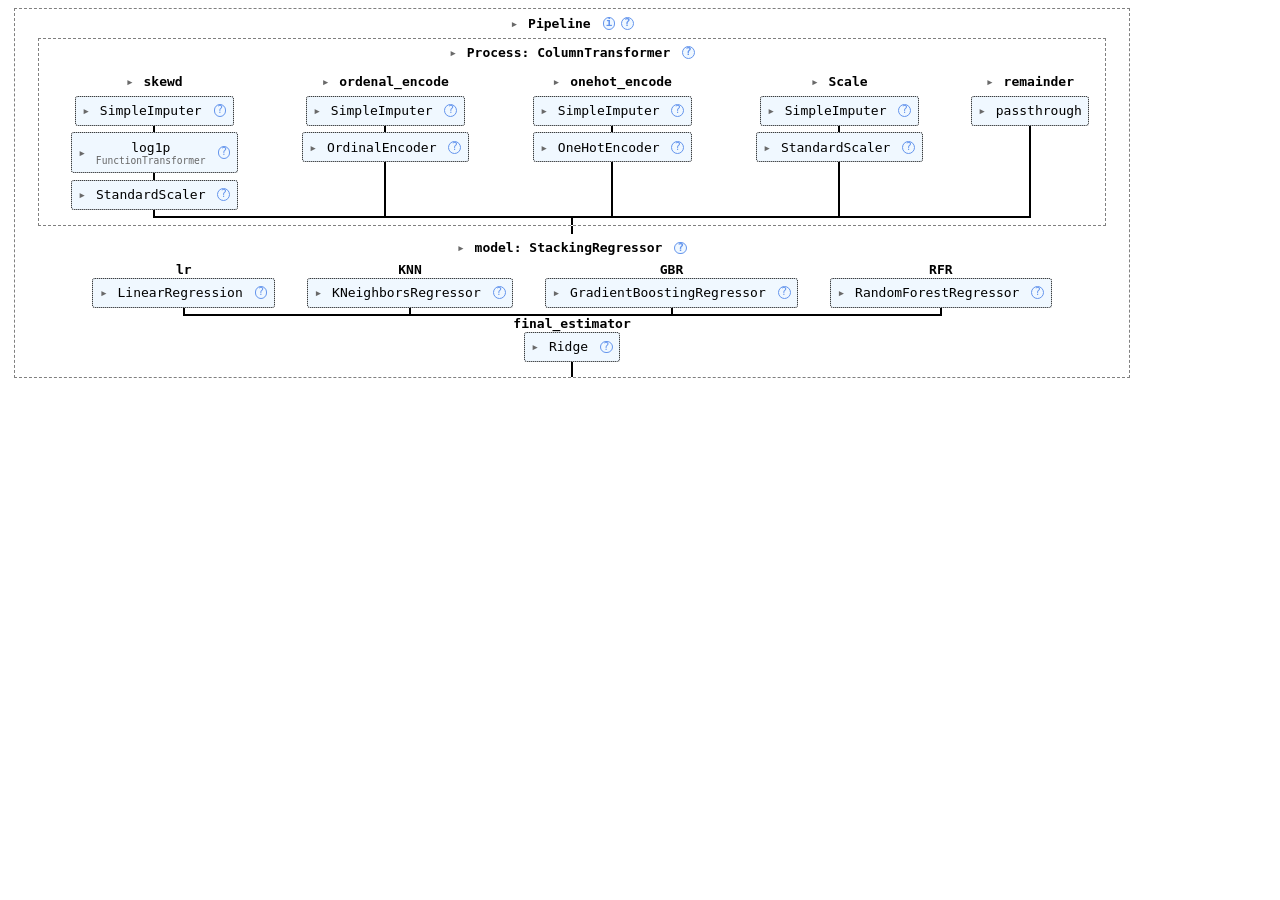
<file: pipeline_diagram.html>
<style>#sk-container-id-4 {
  /* Definition of color scheme common for light and dark mode */
  --sklearn-color-text: #000;
  --sklearn-color-text-muted: #666;
  --sklearn-color-line: gray;
  /* Definition of color scheme for unfitted estimators */
  --sklearn-color-unfitted-level-0: #fff5e6;
  --sklearn-color-unfitted-level-1: #f6e4d2;
  --sklearn-color-unfitted-level-2: #ffe0b3;
  --sklearn-color-unfitted-level-3: chocolate;
  /* Definition of color scheme for fitted estimators */
  --sklearn-color-fitted-level-0: #f0f8ff;
  --sklearn-color-fitted-level-1: #d4ebff;
  --sklearn-color-fitted-level-2: #b3dbfd;
  --sklearn-color-fitted-level-3: cornflowerblue;
}

#sk-container-id-4.light {
  /* Specific color for light theme */
  --sklearn-color-text-on-default-background: black;
  --sklearn-color-background: white;
  --sklearn-color-border-box: black;
  --sklearn-color-icon: #696969;
}

#sk-container-id-4.dark {
  --sklearn-color-text-on-default-background: white;
  --sklearn-color-background: #111;
  --sklearn-color-border-box: white;
  --sklearn-color-icon: #878787;
}

#sk-container-id-4 {
  color: var(--sklearn-color-text);
}

#sk-container-id-4 pre {
  padding: 0;
}

#sk-container-id-4 input.sk-hidden--visually {
  border: 0;
  clip: rect(1px 1px 1px 1px);
  clip: rect(1px, 1px, 1px, 1px);
  height: 1px;
  margin: -1px;
  overflow: hidden;
  padding: 0;
  position: absolute;
  width: 1px;
}

#sk-container-id-4 div.sk-dashed-wrapped {
  border: 1px dashed var(--sklearn-color-line);
  margin: 0 0.4em 0.5em 0.4em;
  box-sizing: border-box;
  padding-bottom: 0.4em;
  background-color: var(--sklearn-color-background);
}

#sk-container-id-4 div.sk-container {
  /* jupyter's `normalize.less` sets `[hidden] { display: none; }`
     but bootstrap.min.css set `[hidden] { display: none !important; }`
     so we also need the `!important` here to be able to override the
     default hidden behavior on the sphinx rendered scikit-learn.org.
     See: https://github.com/scikit-learn/scikit-learn/issues/21755 */
  display: inline-block !important;
  position: relative;
}

#sk-container-id-4 div.sk-text-repr-fallback {
  display: none;
}

div.sk-parallel-item,
div.sk-serial,
div.sk-item {
  /* draw centered vertical line to link estimators */
  background-image: linear-gradient(var(--sklearn-color-text-on-default-background), var(--sklearn-color-text-on-default-background));
  background-size: 2px 100%;
  background-repeat: no-repeat;
  background-position: center center;
}

/* Parallel-specific style estimator block */

#sk-container-id-4 div.sk-parallel-item::after {
  content: "";
  width: 100%;
  border-bottom: 2px solid var(--sklearn-color-text-on-default-background);
  flex-grow: 1;
}

#sk-container-id-4 div.sk-parallel {
  display: flex;
  align-items: stretch;
  justify-content: center;
  background-color: var(--sklearn-color-background);
  position: relative;
}

#sk-container-id-4 div.sk-parallel-item {
  display: flex;
  flex-direction: column;
}

#sk-container-id-4 div.sk-parallel-item:first-child::after {
  align-self: flex-end;
  width: 50%;
}

#sk-container-id-4 div.sk-parallel-item:last-child::after {
  align-self: flex-start;
  width: 50%;
}

#sk-container-id-4 div.sk-parallel-item:only-child::after {
  width: 0;
}

/* Serial-specific style estimator block */

#sk-container-id-4 div.sk-serial {
  display: flex;
  flex-direction: column;
  align-items: center;
  background-color: var(--sklearn-color-background);
  padding-right: 1em;
  padding-left: 1em;
}


/* Toggleable style: style used for estimator/Pipeline/ColumnTransformer box that is
clickable and can be expanded/collapsed.
- Pipeline and ColumnTransformer use this feature and define the default style
- Estimators will overwrite some part of the style using the `sk-estimator` class
*/

/* Pipeline and ColumnTransformer style (default) */

#sk-container-id-4 div.sk-toggleable {
  /* Default theme specific background. It is overwritten whether we have a
  specific estimator or a Pipeline/ColumnTransformer */
  background-color: var(--sklearn-color-background);
}

/* Toggleable label */
#sk-container-id-4 label.sk-toggleable__label {
  cursor: pointer;
  display: flex;
  width: 100%;
  margin-bottom: 0;
  padding: 0.5em;
  box-sizing: border-box;
  text-align: center;
  align-items: center;
  justify-content: center;
  gap: 0.5em;
}

#sk-container-id-4 label.sk-toggleable__label .caption {
  font-size: 0.6rem;
  font-weight: lighter;
  color: var(--sklearn-color-text-muted);
}

#sk-container-id-4 label.sk-toggleable__label-arrow:before {
  /* Arrow on the left of the label */
  content: "▸";
  float: left;
  margin-right: 0.25em;
  color: var(--sklearn-color-icon);
}

#sk-container-id-4 label.sk-toggleable__label-arrow:hover:before {
  color: var(--sklearn-color-text);
}

/* Toggleable content - dropdown */

#sk-container-id-4 div.sk-toggleable__content {
  display: none;
  text-align: left;
  /* unfitted */
  background-color: var(--sklearn-color-unfitted-level-0);
}

#sk-container-id-4 div.sk-toggleable__content.fitted {
  /* fitted */
  background-color: var(--sklearn-color-fitted-level-0);
}

#sk-container-id-4 div.sk-toggleable__content pre {
  margin: 0.2em;
  border-radius: 0.25em;
  color: var(--sklearn-color-text);
  /* unfitted */
  background-color: var(--sklearn-color-unfitted-level-0);
}

#sk-container-id-4 div.sk-toggleable__content.fitted pre {
  /* unfitted */
  background-color: var(--sklearn-color-fitted-level-0);
}

#sk-container-id-4 input.sk-toggleable__control:checked~div.sk-toggleable__content {
  /* Expand drop-down */
  display: block;
  width: 100%;
  overflow: visible;
}

#sk-container-id-4 input.sk-toggleable__control:checked~label.sk-toggleable__label-arrow:before {
  content: "▾";
}

/* Pipeline/ColumnTransformer-specific style */

#sk-container-id-4 div.sk-label input.sk-toggleable__control:checked~label.sk-toggleable__label {
  color: var(--sklearn-color-text);
  background-color: var(--sklearn-color-unfitted-level-2);
}

#sk-container-id-4 div.sk-label.fitted input.sk-toggleable__control:checked~label.sk-toggleable__label {
  background-color: var(--sklearn-color-fitted-level-2);
}

/* Estimator-specific style */

/* Colorize estimator box */
#sk-container-id-4 div.sk-estimator input.sk-toggleable__control:checked~label.sk-toggleable__label {
  /* unfitted */
  background-color: var(--sklearn-color-unfitted-level-2);
}

#sk-container-id-4 div.sk-estimator.fitted input.sk-toggleable__control:checked~label.sk-toggleable__label {
  /* fitted */
  background-color: var(--sklearn-color-fitted-level-2);
}

#sk-container-id-4 div.sk-label label.sk-toggleable__label,
#sk-container-id-4 div.sk-label label {
  /* The background is the default theme color */
  color: var(--sklearn-color-text-on-default-background);
}

/* On hover, darken the color of the background */
#sk-container-id-4 div.sk-label:hover label.sk-toggleable__label {
  color: var(--sklearn-color-text);
  background-color: var(--sklearn-color-unfitted-level-2);
}

/* Label box, darken color on hover, fitted */
#sk-container-id-4 div.sk-label.fitted:hover label.sk-toggleable__label.fitted {
  color: var(--sklearn-color-text);
  background-color: var(--sklearn-color-fitted-level-2);
}

/* Estimator label */

#sk-container-id-4 div.sk-label label {
  font-family: monospace;
  font-weight: bold;
  line-height: 1.2em;
}

#sk-container-id-4 div.sk-label-container {
  text-align: center;
}

/* Estimator-specific */
#sk-container-id-4 div.sk-estimator {
  font-family: monospace;
  border: 1px dotted var(--sklearn-color-border-box);
  border-radius: 0.25em;
  box-sizing: border-box;
  margin-bottom: 0.5em;
  /* unfitted */
  background-color: var(--sklearn-color-unfitted-level-0);
}

#sk-container-id-4 div.sk-estimator.fitted {
  /* fitted */
  background-color: var(--sklearn-color-fitted-level-0);
}

/* on hover */
#sk-container-id-4 div.sk-estimator:hover {
  /* unfitted */
  background-color: var(--sklearn-color-unfitted-level-2);
}

#sk-container-id-4 div.sk-estimator.fitted:hover {
  /* fitted */
  background-color: var(--sklearn-color-fitted-level-2);
}

/* Specification for estimator info (e.g. "i" and "?") */

/* Common style for "i" and "?" */

.sk-estimator-doc-link,
a:link.sk-estimator-doc-link,
a:visited.sk-estimator-doc-link {
  float: right;
  font-size: smaller;
  line-height: 1em;
  font-family: monospace;
  background-color: var(--sklearn-color-unfitted-level-0);
  border-radius: 1em;
  height: 1em;
  width: 1em;
  text-decoration: none !important;
  margin-left: 0.5em;
  text-align: center;
  /* unfitted */
  border: var(--sklearn-color-unfitted-level-3) 1pt solid;
  color: var(--sklearn-color-unfitted-level-3);
}

.sk-estimator-doc-link.fitted,
a:link.sk-estimator-doc-link.fitted,
a:visited.sk-estimator-doc-link.fitted {
  /* fitted */
  background-color: var(--sklearn-color-fitted-level-0);
  border: var(--sklearn-color-fitted-level-3) 1pt solid;
  color: var(--sklearn-color-fitted-level-3);
}

/* On hover */
div.sk-estimator:hover .sk-estimator-doc-link:hover,
.sk-estimator-doc-link:hover,
div.sk-label-container:hover .sk-estimator-doc-link:hover,
.sk-estimator-doc-link:hover {
  /* unfitted */
  background-color: var(--sklearn-color-unfitted-level-3);
  border: var(--sklearn-color-fitted-level-0) 1pt solid;
  color: var(--sklearn-color-unfitted-level-0);
  text-decoration: none;
}

div.sk-estimator.fitted:hover .sk-estimator-doc-link.fitted:hover,
.sk-estimator-doc-link.fitted:hover,
div.sk-label-container:hover .sk-estimator-doc-link.fitted:hover,
.sk-estimator-doc-link.fitted:hover {
  /* fitted */
  background-color: var(--sklearn-color-fitted-level-3);
  border: var(--sklearn-color-fitted-level-0) 1pt solid;
  color: var(--sklearn-color-fitted-level-0);
  text-decoration: none;
}

/* Span, style for the box shown on hovering the info icon */
.sk-estimator-doc-link span {
  display: none;
  z-index: 9999;
  position: relative;
  font-weight: normal;
  right: .2ex;
  padding: .5ex;
  margin: .5ex;
  width: min-content;
  min-width: 20ex;
  max-width: 50ex;
  color: var(--sklearn-color-text);
  box-shadow: 2pt 2pt 4pt #999;
  /* unfitted */
  background: var(--sklearn-color-unfitted-level-0);
  border: .5pt solid var(--sklearn-color-unfitted-level-3);
}

.sk-estimator-doc-link.fitted span {
  /* fitted */
  background: var(--sklearn-color-fitted-level-0);
  border: var(--sklearn-color-fitted-level-3);
}

.sk-estimator-doc-link:hover span {
  display: block;
}

/* "?"-specific style due to the `<a>` HTML tag */

#sk-container-id-4 a.estimator_doc_link {
  float: right;
  font-size: 1rem;
  line-height: 1em;
  font-family: monospace;
  background-color: var(--sklearn-color-unfitted-level-0);
  border-radius: 1rem;
  height: 1rem;
  width: 1rem;
  text-decoration: none;
  /* unfitted */
  color: var(--sklearn-color-unfitted-level-1);
  border: var(--sklearn-color-unfitted-level-1) 1pt solid;
}

#sk-container-id-4 a.estimator_doc_link.fitted {
  /* fitted */
  background-color: var(--sklearn-color-fitted-level-0);
  border: var(--sklearn-color-fitted-level-1) 1pt solid;
  color: var(--sklearn-color-fitted-level-1);
}

/* On hover */
#sk-container-id-4 a.estimator_doc_link:hover {
  /* unfitted */
  background-color: var(--sklearn-color-unfitted-level-3);
  color: var(--sklearn-color-background);
  text-decoration: none;
}

#sk-container-id-4 a.estimator_doc_link.fitted:hover {
  /* fitted */
  background-color: var(--sklearn-color-fitted-level-3);
}

.estimator-table {
    font-family: monospace;
}

.estimator-table summary {
    padding: .5rem;
    cursor: pointer;
}

.estimator-table summary::marker {
    font-size: 0.7rem;
}

.estimator-table details[open] {
    padding-left: 0.1rem;
    padding-right: 0.1rem;
    padding-bottom: 0.3rem;
}

.estimator-table .parameters-table {
    margin-left: auto !important;
    margin-right: auto !important;
    margin-top: 0;
}

.estimator-table .parameters-table tr:nth-child(odd) {
    background-color: #fff;
}

.estimator-table .parameters-table tr:nth-child(even) {
    background-color: #f6f6f6;
}

.estimator-table .parameters-table tr:hover {
    background-color: #e0e0e0;
}

.estimator-table table td {
    border: 1px solid rgba(106, 105, 104, 0.232);
}

/*
    `table td`is set in notebook with right text-align.
    We need to overwrite it.
*/
.estimator-table table td.param {
    text-align: left;
    position: relative;
    padding: 0;
}

.user-set td {
    color:rgb(255, 94, 0);
    text-align: left !important;
}

.user-set td.value {
    color:rgb(255, 94, 0);
    background-color: transparent;
}

.default td {
    color: black;
    text-align: left !important;
}

.user-set td i,
.default td i {
    color: black;
}

/*
    Styles for parameter documentation links
    We need styling for visited so jupyter doesn't overwrite it
*/
a.param-doc-link,
a.param-doc-link:link,
a.param-doc-link:visited {
    text-decoration: underline dashed;
    text-underline-offset: .3em;
    color: inherit;
    display: block;
    padding: .5em;
}

/* "hack" to make the entire area of the cell containing the link clickable */
a.param-doc-link::before {
    position: absolute;
    content: "";
    inset: 0;
}

.param-doc-description {
    display: none;
    position: absolute;
    z-index: 9999;
    left: 0;
    padding: .5ex;
    margin-left: 1.5em;
    color: var(--sklearn-color-text);
    box-shadow: .3em .3em .4em #999;
    width: max-content;
    text-align: left;
    max-height: 10em;
    overflow-y: auto;

    /* unfitted */
    background: var(--sklearn-color-unfitted-level-0);
    border: thin solid var(--sklearn-color-unfitted-level-3);
}

/* Fitted state for parameter tooltips */
.fitted .param-doc-description {
    /* fitted */
    background: var(--sklearn-color-fitted-level-0);
    border: thin solid var(--sklearn-color-fitted-level-3);
}

.param-doc-link:hover .param-doc-description {
    display: block;
}

.copy-paste-icon {
    background-image: url([data-uri]);
    background-repeat: no-repeat;
    background-size: 14px 14px;
    background-position: 0;
    display: inline-block;
    width: 14px;
    height: 14px;
    cursor: pointer;
}
</style><body><div id="sk-container-id-4" class="sk-top-container"><div class="sk-text-repr-fallback"><pre>Pipeline(steps=[(&#x27;Process&#x27;,
                 ColumnTransformer(remainder=&#x27;passthrough&#x27;,
                                   transformers=[(&#x27;skewd&#x27;,
                                                  Pipeline(steps=[(&#x27;Impute&#x27;,
                                                                   SimpleImputer(strategy=&#x27;median&#x27;)),
                                                                  (&#x27;Log_Transformation&#x27;,
                                                                   FunctionTransformer(func=&lt;ufunc &#x27;log1p&#x27;&gt;)),
                                                                  (&#x27;Scale&#x27;,
                                                                   StandardScaler())]),
                                                  [&#x27;Study_Hours&#x27;]),
                                                 (&#x27;ordenal_encode&#x27;,
                                                  Pipeline(steps=[(&#x27;Impute&#x27;,
                                                                   SimpleImputer(strategy=&#x27;most_frequent&#x27;)),
                                                                  (&#x27;O...
                                                   &#x27;Physical_Activity_Hours&#x27;,
                                                   &#x27;Sleep_Hours_Per_Night&#x27;])])),
                (&#x27;model&#x27;,
                 StackingRegressor(cv=KFold(n_splits=5, random_state=42, shuffle=True),
                                   estimators=[(&#x27;lr&#x27;, LinearRegression()),
                                               (&#x27;KNN&#x27;,
                                                KNeighborsRegressor(weights=&#x27;distance&#x27;)),
                                               (&#x27;GBR&#x27;,
                                                GradientBoostingRegressor(n_estimators=120,
                                                                          random_state=42)),
                                               (&#x27;RFR&#x27;,
                                                RandomForestRegressor(n_estimators=120))],
                                   final_estimator=Ridge(alpha=1.2)))])</pre><b>In a Jupyter environment, please rerun this cell to show the HTML representation or trust the notebook. <br />On GitHub, the HTML representation is unable to render, please try loading this page with nbviewer.org.</b></div><div class="sk-container" hidden><div class="sk-item sk-dashed-wrapped"><div class="sk-label-container"><div class="sk-label fitted sk-toggleable"><input class="sk-toggleable__control sk-hidden--visually" id="sk-estimator-id-60" type="checkbox" ><label for="sk-estimator-id-60" class="sk-toggleable__label fitted sk-toggleable__label-arrow"><div><div>Pipeline</div></div><div><a class="sk-estimator-doc-link fitted" rel="noreferrer" target="_blank" href="https://scikit-learn.org/1.8/modules/generated/sklearn.pipeline.Pipeline.html">?<span>Documentation for Pipeline</span></a><span class="sk-estimator-doc-link fitted">i<span>Fitted</span></span></div></label><div class="sk-toggleable__content fitted" data-param-prefix="">
        <div class="estimator-table">
            <details>
                <summary>Parameters</summary>
                <table class="parameters-table">
                  <tbody>
                    
        <tr class="user-set">
            <td><i class="copy-paste-icon"
                 onclick="copyToClipboard('steps',
                          this.parentElement.nextElementSibling)"
            ></i></td>
            <td class="param">
        <a class="param-doc-link"
            rel="noreferrer" target="_blank" href="https://scikit-learn.org/1.8/modules/generated/sklearn.pipeline.Pipeline.html#:~:text=steps,-list%20of%20tuples">
            steps
            <span class="param-doc-description">steps: list of tuples<br><br>List of (name of step, estimator) tuples that are to be chained in<br>sequential order. To be compatible with the scikit-learn API, all steps<br>must define `fit`. All non-last steps must also define `transform`. See<br>:ref:`Combining Estimators <combining_estimators>` for more details.</span>
        </a>
    </td>
            <td class="value">[(&#x27;Process&#x27;, ...), (&#x27;model&#x27;, ...)]</td>
        </tr>
    

        <tr class="default">
            <td><i class="copy-paste-icon"
                 onclick="copyToClipboard('transform_input',
                          this.parentElement.nextElementSibling)"
            ></i></td>
            <td class="param">
        <a class="param-doc-link"
            rel="noreferrer" target="_blank" href="https://scikit-learn.org/1.8/modules/generated/sklearn.pipeline.Pipeline.html#:~:text=transform_input,-list%20of%20str%2C%20default%3DNone">
            transform_input
            <span class="param-doc-description">transform_input: list of str, default=None<br><br>The names of the :term:`metadata` parameters that should be transformed by the<br>pipeline before passing it to the step consuming it.<br><br>This enables transforming some input arguments to ``fit`` (other than ``X``)<br>to be transformed by the steps of the pipeline up to the step which requires<br>them. Requirement is defined via :ref:`metadata routing <metadata_routing>`.<br>For instance, this can be used to pass a validation set through the pipeline.<br><br>You can only set this if metadata routing is enabled, which you<br>can enable using ``sklearn.set_config(enable_metadata_routing=True)``.<br><br>.. versionadded:: 1.6</span>
        </a>
    </td>
            <td class="value">None</td>
        </tr>
    

        <tr class="default">
            <td><i class="copy-paste-icon"
                 onclick="copyToClipboard('memory',
                          this.parentElement.nextElementSibling)"
            ></i></td>
            <td class="param">
        <a class="param-doc-link"
            rel="noreferrer" target="_blank" href="https://scikit-learn.org/1.8/modules/generated/sklearn.pipeline.Pipeline.html#:~:text=memory,-str%20or%20object%20with%20the%20joblib.Memory%20interface%2C%20default%3DNone">
            memory
            <span class="param-doc-description">memory: str or object with the joblib.Memory interface, default=None<br><br>Used to cache the fitted transformers of the pipeline. The last step<br>will never be cached, even if it is a transformer. By default, no<br>caching is performed. If a string is given, it is the path to the<br>caching directory. Enabling caching triggers a clone of the transformers<br>before fitting. Therefore, the transformer instance given to the<br>pipeline cannot be inspected directly. Use the attribute ``named_steps``<br>or ``steps`` to inspect estimators within the pipeline. Caching the<br>transformers is advantageous when fitting is time consuming. See<br>:ref:`sphx_glr_auto_examples_neighbors_plot_caching_nearest_neighbors.py`<br>for an example on how to enable caching.</span>
        </a>
    </td>
            <td class="value">None</td>
        </tr>
    

        <tr class="default">
            <td><i class="copy-paste-icon"
                 onclick="copyToClipboard('verbose',
                          this.parentElement.nextElementSibling)"
            ></i></td>
            <td class="param">
        <a class="param-doc-link"
            rel="noreferrer" target="_blank" href="https://scikit-learn.org/1.8/modules/generated/sklearn.pipeline.Pipeline.html#:~:text=verbose,-bool%2C%20default%3DFalse">
            verbose
            <span class="param-doc-description">verbose: bool, default=False<br><br>If True, the time elapsed while fitting each step will be printed as it<br>is completed.</span>
        </a>
    </td>
            <td class="value">False</td>
        </tr>
    
                  </tbody>
                </table>
            </details>
        </div>
    </div></div></div><div class="sk-serial"><div class="sk-item sk-dashed-wrapped"><div class="sk-label-container"><div class="sk-label fitted sk-toggleable"><input class="sk-toggleable__control sk-hidden--visually" id="sk-estimator-id-61" type="checkbox" ><label for="sk-estimator-id-61" class="sk-toggleable__label fitted sk-toggleable__label-arrow"><div><div>Process: ColumnTransformer</div></div><div><a class="sk-estimator-doc-link fitted" rel="noreferrer" target="_blank" href="https://scikit-learn.org/1.8/modules/generated/sklearn.compose.ColumnTransformer.html">?<span>Documentation for Process: ColumnTransformer</span></a></div></label><div class="sk-toggleable__content fitted" data-param-prefix="Process__">
        <div class="estimator-table">
            <details>
                <summary>Parameters</summary>
                <table class="parameters-table">
                  <tbody>
                    
        <tr class="user-set">
            <td><i class="copy-paste-icon"
                 onclick="copyToClipboard('transformers',
                          this.parentElement.nextElementSibling)"
            ></i></td>
            <td class="param">
        <a class="param-doc-link"
            rel="noreferrer" target="_blank" href="https://scikit-learn.org/1.8/modules/generated/sklearn.compose.ColumnTransformer.html#:~:text=transformers,-list%20of%20tuples">
            transformers
            <span class="param-doc-description">transformers: list of tuples<br><br>List of (name, transformer, columns) tuples specifying the<br>transformer objects to be applied to subsets of the data.<br><br>name : str<br>    Like in Pipeline and FeatureUnion, this allows the transformer and<br>    its parameters to be set using ``set_params`` and searched in grid<br>    search.<br>transformer : {'drop', 'passthrough'} or estimator<br>    Estimator must support :term:`fit` and :term:`transform`.<br>    Special-cased strings 'drop' and 'passthrough' are accepted as<br>    well, to indicate to drop the columns or to pass them through<br>    untransformed, respectively.<br>columns :  str, array-like of str, int, array-like of int,                 array-like of bool, slice or callable<br>    Indexes the data on its second axis. Integers are interpreted as<br>    positional columns, while strings can reference DataFrame columns<br>    by name.  A scalar string or int should be used where<br>    ``transformer`` expects X to be a 1d array-like (vector),<br>    otherwise a 2d array will be passed to the transformer.<br>    A callable is passed the input data `X` and can return any of the<br>    above. To select multiple columns by name or dtype, you can use<br>    :obj:`make_column_selector`.</span>
        </a>
    </td>
            <td class="value">[(&#x27;skewd&#x27;, ...), (&#x27;ordenal_encode&#x27;, ...), ...]</td>
        </tr>
    

        <tr class="user-set">
            <td><i class="copy-paste-icon"
                 onclick="copyToClipboard('remainder',
                          this.parentElement.nextElementSibling)"
            ></i></td>
            <td class="param">
        <a class="param-doc-link"
            rel="noreferrer" target="_blank" href="https://scikit-learn.org/1.8/modules/generated/sklearn.compose.ColumnTransformer.html#:~:text=remainder,-%7B%27drop%27%2C%20%27passthrough%27%7D%20or%20estimator%2C%20default%3D%27drop%27">
            remainder
            <span class="param-doc-description">remainder: {'drop', 'passthrough'} or estimator, default='drop'<br><br>By default, only the specified columns in `transformers` are<br>transformed and combined in the output, and the non-specified<br>columns are dropped. (default of ``'drop'``).<br>By specifying ``remainder='passthrough'``, all remaining columns that<br>were not specified in `transformers`, but present in the data passed<br>to `fit` will be automatically passed through. This subset of columns<br>is concatenated with the output of the transformers. For dataframes,<br>extra columns not seen during `fit` will be excluded from the output<br>of `transform`.<br>By setting ``remainder`` to be an estimator, the remaining<br>non-specified columns will use the ``remainder`` estimator. The<br>estimator must support :term:`fit` and :term:`transform`.<br>Note that using this feature requires that the DataFrame columns<br>input at :term:`fit` and :term:`transform` have identical order.</span>
        </a>
    </td>
            <td class="value">&#x27;passthrough&#x27;</td>
        </tr>
    

        <tr class="default">
            <td><i class="copy-paste-icon"
                 onclick="copyToClipboard('sparse_threshold',
                          this.parentElement.nextElementSibling)"
            ></i></td>
            <td class="param">
        <a class="param-doc-link"
            rel="noreferrer" target="_blank" href="https://scikit-learn.org/1.8/modules/generated/sklearn.compose.ColumnTransformer.html#:~:text=sparse_threshold,-float%2C%20default%3D0.3">
            sparse_threshold
            <span class="param-doc-description">sparse_threshold: float, default=0.3<br><br>If the output of the different transformers contains sparse matrices,<br>these will be stacked as a sparse matrix if the overall density is<br>lower than this value. Use ``sparse_threshold=0`` to always return<br>dense.  When the transformed output consists of all dense data, the<br>stacked result will be dense, and this keyword will be ignored.</span>
        </a>
    </td>
            <td class="value">0.3</td>
        </tr>
    

        <tr class="default">
            <td><i class="copy-paste-icon"
                 onclick="copyToClipboard('n_jobs',
                          this.parentElement.nextElementSibling)"
            ></i></td>
            <td class="param">
        <a class="param-doc-link"
            rel="noreferrer" target="_blank" href="https://scikit-learn.org/1.8/modules/generated/sklearn.compose.ColumnTransformer.html#:~:text=n_jobs,-int%2C%20default%3DNone">
            n_jobs
            <span class="param-doc-description">n_jobs: int, default=None<br><br>Number of jobs to run in parallel.<br>``None`` means 1 unless in a :obj:`joblib.parallel_backend` context.<br>``-1`` means using all processors. See :term:`Glossary <n_jobs>`<br>for more details.</span>
        </a>
    </td>
            <td class="value">None</td>
        </tr>
    

        <tr class="default">
            <td><i class="copy-paste-icon"
                 onclick="copyToClipboard('transformer_weights',
                          this.parentElement.nextElementSibling)"
            ></i></td>
            <td class="param">
        <a class="param-doc-link"
            rel="noreferrer" target="_blank" href="https://scikit-learn.org/1.8/modules/generated/sklearn.compose.ColumnTransformer.html#:~:text=transformer_weights,-dict%2C%20default%3DNone">
            transformer_weights
            <span class="param-doc-description">transformer_weights: dict, default=None<br><br>Multiplicative weights for features per transformer. The output of the<br>transformer is multiplied by these weights. Keys are transformer names,<br>values the weights.</span>
        </a>
    </td>
            <td class="value">None</td>
        </tr>
    

        <tr class="default">
            <td><i class="copy-paste-icon"
                 onclick="copyToClipboard('verbose',
                          this.parentElement.nextElementSibling)"
            ></i></td>
            <td class="param">
        <a class="param-doc-link"
            rel="noreferrer" target="_blank" href="https://scikit-learn.org/1.8/modules/generated/sklearn.compose.ColumnTransformer.html#:~:text=verbose,-bool%2C%20default%3DFalse">
            verbose
            <span class="param-doc-description">verbose: bool, default=False<br><br>If True, the time elapsed while fitting each transformer will be<br>printed as it is completed.</span>
        </a>
    </td>
            <td class="value">False</td>
        </tr>
    

        <tr class="default">
            <td><i class="copy-paste-icon"
                 onclick="copyToClipboard('verbose_feature_names_out',
                          this.parentElement.nextElementSibling)"
            ></i></td>
            <td class="param">
        <a class="param-doc-link"
            rel="noreferrer" target="_blank" href="https://scikit-learn.org/1.8/modules/generated/sklearn.compose.ColumnTransformer.html#:~:text=verbose_feature_names_out,-bool%2C%20str%20or%20Callable%5B%5Bstr%2C%20str%5D%2C%20str%5D%2C%20default%3DTrue">
            verbose_feature_names_out
            <span class="param-doc-description">verbose_feature_names_out: bool, str or Callable[[str, str], str], default=True<br><br>- If True, :meth:`ColumnTransformer.get_feature_names_out` will prefix<br>  all feature names with the name of the transformer that generated that<br>  feature. It is equivalent to setting<br>  `verbose_feature_names_out="{transformer_name}__{feature_name}"`.<br>- If False, :meth:`ColumnTransformer.get_feature_names_out` will not<br>  prefix any feature names and will error if feature names are not<br>  unique.<br>- If ``Callable[[str, str], str]``,<br>  :meth:`ColumnTransformer.get_feature_names_out` will rename all the features<br>  using the name of the transformer. The first argument of the callable is the<br>  transformer name and the second argument is the feature name. The returned<br>  string will be the new feature name.<br>- If ``str``, it must be a string ready for formatting. The given string will<br>  be formatted using two field names: ``transformer_name`` and ``feature_name``.<br>  e.g. ``"{feature_name}__{transformer_name}"``. See :meth:`str.format` method<br>  from the standard library for more info.<br><br>.. versionadded:: 1.0<br><br>.. versionchanged:: 1.6<br>    `verbose_feature_names_out` can be a callable or a string to be formatted.</span>
        </a>
    </td>
            <td class="value">True</td>
        </tr>
    

        <tr class="default">
            <td><i class="copy-paste-icon"
                 onclick="copyToClipboard('force_int_remainder_cols',
                          this.parentElement.nextElementSibling)"
            ></i></td>
            <td class="param">
        <a class="param-doc-link"
            rel="noreferrer" target="_blank" href="https://scikit-learn.org/1.8/modules/generated/sklearn.compose.ColumnTransformer.html#:~:text=force_int_remainder_cols,-bool%2C%20default%3DFalse">
            force_int_remainder_cols
            <span class="param-doc-description">force_int_remainder_cols: bool, default=False<br><br>This parameter has no effect.<br><br>.. note::<br>    If you do not access the list of columns for the remainder columns<br>    in the `transformers_` fitted attribute, you do not need to set<br>    this parameter.<br><br>.. versionadded:: 1.5<br><br>.. versionchanged:: 1.7<br>   The default value for `force_int_remainder_cols` will change from<br>   `True` to `False` in version 1.7.<br><br>.. deprecated:: 1.7<br>   `force_int_remainder_cols` is deprecated and will be removed in 1.9.</span>
        </a>
    </td>
            <td class="value">&#x27;deprecated&#x27;</td>
        </tr>
    
                  </tbody>
                </table>
            </details>
        </div>
    </div></div></div><div class="sk-parallel"><div class="sk-parallel-item"><div class="sk-item"><div class="sk-label-container"><div class="sk-label fitted sk-toggleable"><input class="sk-toggleable__control sk-hidden--visually" id="sk-estimator-id-62" type="checkbox" ><label for="sk-estimator-id-62" class="sk-toggleable__label fitted sk-toggleable__label-arrow"><div><div>skewd</div></div></label><div class="sk-toggleable__content fitted" data-param-prefix="Process__skewd__"><pre>[&#x27;Study_Hours&#x27;]</pre></div></div></div><div class="sk-serial"><div class="sk-item"><div class="sk-serial"><div class="sk-item"><div class="sk-estimator fitted sk-toggleable"><input class="sk-toggleable__control sk-hidden--visually" id="sk-estimator-id-63" type="checkbox" ><label for="sk-estimator-id-63" class="sk-toggleable__label fitted sk-toggleable__label-arrow"><div><div>SimpleImputer</div></div><div><a class="sk-estimator-doc-link fitted" rel="noreferrer" target="_blank" href="https://scikit-learn.org/1.8/modules/generated/sklearn.impute.SimpleImputer.html">?<span>Documentation for SimpleImputer</span></a></div></label><div class="sk-toggleable__content fitted" data-param-prefix="Process__skewd__Impute__">
        <div class="estimator-table">
            <details>
                <summary>Parameters</summary>
                <table class="parameters-table">
                  <tbody>
                    
        <tr class="default">
            <td><i class="copy-paste-icon"
                 onclick="copyToClipboard('missing_values',
                          this.parentElement.nextElementSibling)"
            ></i></td>
            <td class="param">
        <a class="param-doc-link"
            rel="noreferrer" target="_blank" href="https://scikit-learn.org/1.8/modules/generated/sklearn.impute.SimpleImputer.html#:~:text=missing_values,-int%2C%20float%2C%20str%2C%20np.nan%2C%20None%20or%20pandas.NA%2C%20default%3Dnp.nan">
            missing_values
            <span class="param-doc-description">missing_values: int, float, str, np.nan, None or pandas.NA, default=np.nan<br><br>The placeholder for the missing values. All occurrences of<br>`missing_values` will be imputed. For pandas' dataframes with<br>nullable integer dtypes with missing values, `missing_values`<br>can be set to either `np.nan` or `pd.NA`.</span>
        </a>
    </td>
            <td class="value">nan</td>
        </tr>
    

        <tr class="user-set">
            <td><i class="copy-paste-icon"
                 onclick="copyToClipboard('strategy',
                          this.parentElement.nextElementSibling)"
            ></i></td>
            <td class="param">
        <a class="param-doc-link"
            rel="noreferrer" target="_blank" href="https://scikit-learn.org/1.8/modules/generated/sklearn.impute.SimpleImputer.html#:~:text=strategy,-str%20or%20Callable%2C%20default%3D%27mean%27">
            strategy
            <span class="param-doc-description">strategy: str or Callable, default='mean'<br><br>The imputation strategy.<br><br>- If "mean", then replace missing values using the mean along<br>  each column. Can only be used with numeric data.<br>- If "median", then replace missing values using the median along<br>  each column. Can only be used with numeric data.<br>- If "most_frequent", then replace missing using the most frequent<br>  value along each column. Can be used with strings or numeric data.<br>  If there is more than one such value, only the smallest is returned.<br>- If "constant", then replace missing values with fill_value. Can be<br>  used with strings or numeric data.<br>- If an instance of Callable, then replace missing values using the<br>  scalar statistic returned by running the callable over a dense 1d<br>  array containing non-missing values of each column.<br><br>.. versionadded:: 0.20<br>   strategy="constant" for fixed value imputation.<br><br>.. versionadded:: 1.5<br>   strategy=callable for custom value imputation.</span>
        </a>
    </td>
            <td class="value">&#x27;median&#x27;</td>
        </tr>
    

        <tr class="default">
            <td><i class="copy-paste-icon"
                 onclick="copyToClipboard('fill_value',
                          this.parentElement.nextElementSibling)"
            ></i></td>
            <td class="param">
        <a class="param-doc-link"
            rel="noreferrer" target="_blank" href="https://scikit-learn.org/1.8/modules/generated/sklearn.impute.SimpleImputer.html#:~:text=fill_value,-str%20or%20numerical%20value%2C%20default%3DNone">
            fill_value
            <span class="param-doc-description">fill_value: str or numerical value, default=None<br><br>When strategy == "constant", `fill_value` is used to replace all<br>occurrences of missing_values. For string or object data types,<br>`fill_value` must be a string.<br>If `None`, `fill_value` will be 0 when imputing numerical<br>data and "missing_value" for strings or object data types.</span>
        </a>
    </td>
            <td class="value">None</td>
        </tr>
    

        <tr class="default">
            <td><i class="copy-paste-icon"
                 onclick="copyToClipboard('copy',
                          this.parentElement.nextElementSibling)"
            ></i></td>
            <td class="param">
        <a class="param-doc-link"
            rel="noreferrer" target="_blank" href="https://scikit-learn.org/1.8/modules/generated/sklearn.impute.SimpleImputer.html#:~:text=copy,-bool%2C%20default%3DTrue">
            copy
            <span class="param-doc-description">copy: bool, default=True<br><br>If True, a copy of X will be created. If False, imputation will<br>be done in-place whenever possible. Note that, in the following cases,<br>a new copy will always be made, even if `copy=False`:<br><br>- If `X` is not an array of floating values;<br>- If `X` is encoded as a CSR matrix;<br>- If `add_indicator=True`.</span>
        </a>
    </td>
            <td class="value">True</td>
        </tr>
    

        <tr class="default">
            <td><i class="copy-paste-icon"
                 onclick="copyToClipboard('add_indicator',
                          this.parentElement.nextElementSibling)"
            ></i></td>
            <td class="param">
        <a class="param-doc-link"
            rel="noreferrer" target="_blank" href="https://scikit-learn.org/1.8/modules/generated/sklearn.impute.SimpleImputer.html#:~:text=add_indicator,-bool%2C%20default%3DFalse">
            add_indicator
            <span class="param-doc-description">add_indicator: bool, default=False<br><br>If True, a :class:`MissingIndicator` transform will stack onto output<br>of the imputer's transform. This allows a predictive estimator<br>to account for missingness despite imputation. If a feature has no<br>missing values at fit/train time, the feature won't appear on<br>the missing indicator even if there are missing values at<br>transform/test time.</span>
        </a>
    </td>
            <td class="value">False</td>
        </tr>
    

        <tr class="default">
            <td><i class="copy-paste-icon"
                 onclick="copyToClipboard('keep_empty_features',
                          this.parentElement.nextElementSibling)"
            ></i></td>
            <td class="param">
        <a class="param-doc-link"
            rel="noreferrer" target="_blank" href="https://scikit-learn.org/1.8/modules/generated/sklearn.impute.SimpleImputer.html#:~:text=keep_empty_features,-bool%2C%20default%3DFalse">
            keep_empty_features
            <span class="param-doc-description">keep_empty_features: bool, default=False<br><br>If True, features that consist exclusively of missing values when<br>`fit` is called are returned in results when `transform` is called.<br>The imputed value is always `0` except when `strategy="constant"`<br>in which case `fill_value` will be used instead.<br><br>.. versionadded:: 1.2</span>
        </a>
    </td>
            <td class="value">False</td>
        </tr>
    
                  </tbody>
                </table>
            </details>
        </div>
    </div></div></div><div class="sk-item"><div class="sk-estimator fitted sk-toggleable"><input class="sk-toggleable__control sk-hidden--visually" id="sk-estimator-id-64" type="checkbox" ><label for="sk-estimator-id-64" class="sk-toggleable__label fitted sk-toggleable__label-arrow"><div><div>log1p</div><div class="caption">FunctionTransformer</div></div><div><a class="sk-estimator-doc-link fitted" rel="noreferrer" target="_blank" href="https://scikit-learn.org/1.8/modules/generated/sklearn.preprocessing.FunctionTransformer.html">?<span>Documentation for FunctionTransformer</span></a></div></label><div class="sk-toggleable__content fitted" data-param-prefix="Process__skewd__Log_Transformation__">
        <div class="estimator-table">
            <details>
                <summary>Parameters</summary>
                <table class="parameters-table">
                  <tbody>
                    
        <tr class="user-set">
            <td><i class="copy-paste-icon"
                 onclick="copyToClipboard('func',
                          this.parentElement.nextElementSibling)"
            ></i></td>
            <td class="param">
        <a class="param-doc-link"
            rel="noreferrer" target="_blank" href="https://scikit-learn.org/1.8/modules/generated/sklearn.preprocessing.FunctionTransformer.html#:~:text=func,-callable%2C%20default%3DNone">
            func
            <span class="param-doc-description">func: callable, default=None<br><br>The callable to use for the transformation. This will be passed<br>the same arguments as transform, with args and kwargs forwarded.<br>If func is None, then func will be the identity function.</span>
        </a>
    </td>
            <td class="value">&lt;ufunc &#x27;log1p&#x27;&gt;</td>
        </tr>
    

        <tr class="default">
            <td><i class="copy-paste-icon"
                 onclick="copyToClipboard('inverse_func',
                          this.parentElement.nextElementSibling)"
            ></i></td>
            <td class="param">
        <a class="param-doc-link"
            rel="noreferrer" target="_blank" href="https://scikit-learn.org/1.8/modules/generated/sklearn.preprocessing.FunctionTransformer.html#:~:text=inverse_func,-callable%2C%20default%3DNone">
            inverse_func
            <span class="param-doc-description">inverse_func: callable, default=None<br><br>The callable to use for the inverse transformation. This will be<br>passed the same arguments as inverse transform, with args and<br>kwargs forwarded. If inverse_func is None, then inverse_func<br>will be the identity function.</span>
        </a>
    </td>
            <td class="value">None</td>
        </tr>
    

        <tr class="default">
            <td><i class="copy-paste-icon"
                 onclick="copyToClipboard('validate',
                          this.parentElement.nextElementSibling)"
            ></i></td>
            <td class="param">
        <a class="param-doc-link"
            rel="noreferrer" target="_blank" href="https://scikit-learn.org/1.8/modules/generated/sklearn.preprocessing.FunctionTransformer.html#:~:text=validate,-bool%2C%20default%3DFalse">
            validate
            <span class="param-doc-description">validate: bool, default=False<br><br>Indicate that the input X array should be checked before calling<br>``func``. The possibilities are:<br><br>- If False, there is no input validation.<br>- If True, then X will be converted to a 2-dimensional NumPy array or<br>  sparse matrix. If the conversion is not possible an exception is<br>  raised.<br><br>.. versionchanged:: 0.22<br>   The default of ``validate`` changed from True to False.</span>
        </a>
    </td>
            <td class="value">False</td>
        </tr>
    

        <tr class="default">
            <td><i class="copy-paste-icon"
                 onclick="copyToClipboard('accept_sparse',
                          this.parentElement.nextElementSibling)"
            ></i></td>
            <td class="param">
        <a class="param-doc-link"
            rel="noreferrer" target="_blank" href="https://scikit-learn.org/1.8/modules/generated/sklearn.preprocessing.FunctionTransformer.html#:~:text=accept_sparse,-bool%2C%20default%3DFalse">
            accept_sparse
            <span class="param-doc-description">accept_sparse: bool, default=False<br><br>Indicate that func accepts a sparse matrix as input. If validate is<br>False, this has no effect. Otherwise, if accept_sparse is false,<br>sparse matrix inputs will cause an exception to be raised.</span>
        </a>
    </td>
            <td class="value">False</td>
        </tr>
    

        <tr class="default">
            <td><i class="copy-paste-icon"
                 onclick="copyToClipboard('check_inverse',
                          this.parentElement.nextElementSibling)"
            ></i></td>
            <td class="param">
        <a class="param-doc-link"
            rel="noreferrer" target="_blank" href="https://scikit-learn.org/1.8/modules/generated/sklearn.preprocessing.FunctionTransformer.html#:~:text=check_inverse,-bool%2C%20default%3DTrue">
            check_inverse
            <span class="param-doc-description">check_inverse: bool, default=True<br><br>Whether to check that or ``func`` followed by ``inverse_func`` leads to<br>the original inputs. It can be used for a sanity check, raising a<br>warning when the condition is not fulfilled.<br><br>.. versionadded:: 0.20</span>
        </a>
    </td>
            <td class="value">True</td>
        </tr>
    

        <tr class="default">
            <td><i class="copy-paste-icon"
                 onclick="copyToClipboard('feature_names_out',
                          this.parentElement.nextElementSibling)"
            ></i></td>
            <td class="param">
        <a class="param-doc-link"
            rel="noreferrer" target="_blank" href="https://scikit-learn.org/1.8/modules/generated/sklearn.preprocessing.FunctionTransformer.html#:~:text=feature_names_out,-callable%2C%20%27one-to-one%27%20or%20None%2C%20default%3DNone">
            feature_names_out
            <span class="param-doc-description">feature_names_out: callable, 'one-to-one' or None, default=None<br><br>Determines the list of feature names that will be returned by the<br>`get_feature_names_out` method. If it is 'one-to-one', then the output<br>feature names will be equal to the input feature names. If it is a<br>callable, then it must take two positional arguments: this<br>`FunctionTransformer` (`self`) and an array-like of input feature names<br>(`input_features`). It must return an array-like of output feature<br>names. The `get_feature_names_out` method is only defined if<br>`feature_names_out` is not None.<br><br>See ``get_feature_names_out`` for more details.<br><br>.. versionadded:: 1.1</span>
        </a>
    </td>
            <td class="value">None</td>
        </tr>
    

        <tr class="default">
            <td><i class="copy-paste-icon"
                 onclick="copyToClipboard('kw_args',
                          this.parentElement.nextElementSibling)"
            ></i></td>
            <td class="param">
        <a class="param-doc-link"
            rel="noreferrer" target="_blank" href="https://scikit-learn.org/1.8/modules/generated/sklearn.preprocessing.FunctionTransformer.html#:~:text=kw_args,-dict%2C%20default%3DNone">
            kw_args
            <span class="param-doc-description">kw_args: dict, default=None<br><br>Dictionary of additional keyword arguments to pass to func.<br><br>.. versionadded:: 0.18</span>
        </a>
    </td>
            <td class="value">None</td>
        </tr>
    

        <tr class="default">
            <td><i class="copy-paste-icon"
                 onclick="copyToClipboard('inv_kw_args',
                          this.parentElement.nextElementSibling)"
            ></i></td>
            <td class="param">
        <a class="param-doc-link"
            rel="noreferrer" target="_blank" href="https://scikit-learn.org/1.8/modules/generated/sklearn.preprocessing.FunctionTransformer.html#:~:text=inv_kw_args,-dict%2C%20default%3DNone">
            inv_kw_args
            <span class="param-doc-description">inv_kw_args: dict, default=None<br><br>Dictionary of additional keyword arguments to pass to inverse_func.<br><br>.. versionadded:: 0.18</span>
        </a>
    </td>
            <td class="value">None</td>
        </tr>
    
                  </tbody>
                </table>
            </details>
        </div>
    </div></div></div><div class="sk-item"><div class="sk-estimator fitted sk-toggleable"><input class="sk-toggleable__control sk-hidden--visually" id="sk-estimator-id-65" type="checkbox" ><label for="sk-estimator-id-65" class="sk-toggleable__label fitted sk-toggleable__label-arrow"><div><div>StandardScaler</div></div><div><a class="sk-estimator-doc-link fitted" rel="noreferrer" target="_blank" href="https://scikit-learn.org/1.8/modules/generated/sklearn.preprocessing.StandardScaler.html">?<span>Documentation for StandardScaler</span></a></div></label><div class="sk-toggleable__content fitted" data-param-prefix="Process__skewd__Scale__">
        <div class="estimator-table">
            <details>
                <summary>Parameters</summary>
                <table class="parameters-table">
                  <tbody>
                    
        <tr class="default">
            <td><i class="copy-paste-icon"
                 onclick="copyToClipboard('copy',
                          this.parentElement.nextElementSibling)"
            ></i></td>
            <td class="param">
        <a class="param-doc-link"
            rel="noreferrer" target="_blank" href="https://scikit-learn.org/1.8/modules/generated/sklearn.preprocessing.StandardScaler.html#:~:text=copy,-bool%2C%20default%3DTrue">
            copy
            <span class="param-doc-description">copy: bool, default=True<br><br>If False, try to avoid a copy and do inplace scaling instead.<br>This is not guaranteed to always work inplace; e.g. if the data is<br>not a NumPy array or scipy.sparse CSR matrix, a copy may still be<br>returned.</span>
        </a>
    </td>
            <td class="value">True</td>
        </tr>
    

        <tr class="default">
            <td><i class="copy-paste-icon"
                 onclick="copyToClipboard('with_mean',
                          this.parentElement.nextElementSibling)"
            ></i></td>
            <td class="param">
        <a class="param-doc-link"
            rel="noreferrer" target="_blank" href="https://scikit-learn.org/1.8/modules/generated/sklearn.preprocessing.StandardScaler.html#:~:text=with_mean,-bool%2C%20default%3DTrue">
            with_mean
            <span class="param-doc-description">with_mean: bool, default=True<br><br>If True, center the data before scaling.<br>This does not work (and will raise an exception) when attempted on<br>sparse matrices, because centering them entails building a dense<br>matrix which in common use cases is likely to be too large to fit in<br>memory.</span>
        </a>
    </td>
            <td class="value">True</td>
        </tr>
    

        <tr class="default">
            <td><i class="copy-paste-icon"
                 onclick="copyToClipboard('with_std',
                          this.parentElement.nextElementSibling)"
            ></i></td>
            <td class="param">
        <a class="param-doc-link"
            rel="noreferrer" target="_blank" href="https://scikit-learn.org/1.8/modules/generated/sklearn.preprocessing.StandardScaler.html#:~:text=with_std,-bool%2C%20default%3DTrue">
            with_std
            <span class="param-doc-description">with_std: bool, default=True<br><br>If True, scale the data to unit variance (or equivalently,<br>unit standard deviation).</span>
        </a>
    </td>
            <td class="value">True</td>
        </tr>
    
                  </tbody>
                </table>
            </details>
        </div>
    </div></div></div></div></div></div></div></div><div class="sk-parallel-item"><div class="sk-item"><div class="sk-label-container"><div class="sk-label fitted sk-toggleable"><input class="sk-toggleable__control sk-hidden--visually" id="sk-estimator-id-66" type="checkbox" ><label for="sk-estimator-id-66" class="sk-toggleable__label fitted sk-toggleable__label-arrow"><div><div>ordenal_encode</div></div></label><div class="sk-toggleable__content fitted" data-param-prefix="Process__ordenal_encode__"><pre>[&#x27;Academic_Level&#x27;, &#x27;Stress_Level&#x27;]</pre></div></div></div><div class="sk-serial"><div class="sk-item"><div class="sk-serial"><div class="sk-item"><div class="sk-estimator fitted sk-toggleable"><input class="sk-toggleable__control sk-hidden--visually" id="sk-estimator-id-67" type="checkbox" ><label for="sk-estimator-id-67" class="sk-toggleable__label fitted sk-toggleable__label-arrow"><div><div>SimpleImputer</div></div><div><a class="sk-estimator-doc-link fitted" rel="noreferrer" target="_blank" href="https://scikit-learn.org/1.8/modules/generated/sklearn.impute.SimpleImputer.html">?<span>Documentation for SimpleImputer</span></a></div></label><div class="sk-toggleable__content fitted" data-param-prefix="Process__ordenal_encode__Impute__">
        <div class="estimator-table">
            <details>
                <summary>Parameters</summary>
                <table class="parameters-table">
                  <tbody>
                    
        <tr class="default">
            <td><i class="copy-paste-icon"
                 onclick="copyToClipboard('missing_values',
                          this.parentElement.nextElementSibling)"
            ></i></td>
            <td class="param">
        <a class="param-doc-link"
            rel="noreferrer" target="_blank" href="https://scikit-learn.org/1.8/modules/generated/sklearn.impute.SimpleImputer.html#:~:text=missing_values,-int%2C%20float%2C%20str%2C%20np.nan%2C%20None%20or%20pandas.NA%2C%20default%3Dnp.nan">
            missing_values
            <span class="param-doc-description">missing_values: int, float, str, np.nan, None or pandas.NA, default=np.nan<br><br>The placeholder for the missing values. All occurrences of<br>`missing_values` will be imputed. For pandas' dataframes with<br>nullable integer dtypes with missing values, `missing_values`<br>can be set to either `np.nan` or `pd.NA`.</span>
        </a>
    </td>
            <td class="value">nan</td>
        </tr>
    

        <tr class="user-set">
            <td><i class="copy-paste-icon"
                 onclick="copyToClipboard('strategy',
                          this.parentElement.nextElementSibling)"
            ></i></td>
            <td class="param">
        <a class="param-doc-link"
            rel="noreferrer" target="_blank" href="https://scikit-learn.org/1.8/modules/generated/sklearn.impute.SimpleImputer.html#:~:text=strategy,-str%20or%20Callable%2C%20default%3D%27mean%27">
            strategy
            <span class="param-doc-description">strategy: str or Callable, default='mean'<br><br>The imputation strategy.<br><br>- If "mean", then replace missing values using the mean along<br>  each column. Can only be used with numeric data.<br>- If "median", then replace missing values using the median along<br>  each column. Can only be used with numeric data.<br>- If "most_frequent", then replace missing using the most frequent<br>  value along each column. Can be used with strings or numeric data.<br>  If there is more than one such value, only the smallest is returned.<br>- If "constant", then replace missing values with fill_value. Can be<br>  used with strings or numeric data.<br>- If an instance of Callable, then replace missing values using the<br>  scalar statistic returned by running the callable over a dense 1d<br>  array containing non-missing values of each column.<br><br>.. versionadded:: 0.20<br>   strategy="constant" for fixed value imputation.<br><br>.. versionadded:: 1.5<br>   strategy=callable for custom value imputation.</span>
        </a>
    </td>
            <td class="value">&#x27;most_frequent&#x27;</td>
        </tr>
    

        <tr class="default">
            <td><i class="copy-paste-icon"
                 onclick="copyToClipboard('fill_value',
                          this.parentElement.nextElementSibling)"
            ></i></td>
            <td class="param">
        <a class="param-doc-link"
            rel="noreferrer" target="_blank" href="https://scikit-learn.org/1.8/modules/generated/sklearn.impute.SimpleImputer.html#:~:text=fill_value,-str%20or%20numerical%20value%2C%20default%3DNone">
            fill_value
            <span class="param-doc-description">fill_value: str or numerical value, default=None<br><br>When strategy == "constant", `fill_value` is used to replace all<br>occurrences of missing_values. For string or object data types,<br>`fill_value` must be a string.<br>If `None`, `fill_value` will be 0 when imputing numerical<br>data and "missing_value" for strings or object data types.</span>
        </a>
    </td>
            <td class="value">None</td>
        </tr>
    

        <tr class="default">
            <td><i class="copy-paste-icon"
                 onclick="copyToClipboard('copy',
                          this.parentElement.nextElementSibling)"
            ></i></td>
            <td class="param">
        <a class="param-doc-link"
            rel="noreferrer" target="_blank" href="https://scikit-learn.org/1.8/modules/generated/sklearn.impute.SimpleImputer.html#:~:text=copy,-bool%2C%20default%3DTrue">
            copy
            <span class="param-doc-description">copy: bool, default=True<br><br>If True, a copy of X will be created. If False, imputation will<br>be done in-place whenever possible. Note that, in the following cases,<br>a new copy will always be made, even if `copy=False`:<br><br>- If `X` is not an array of floating values;<br>- If `X` is encoded as a CSR matrix;<br>- If `add_indicator=True`.</span>
        </a>
    </td>
            <td class="value">True</td>
        </tr>
    

        <tr class="default">
            <td><i class="copy-paste-icon"
                 onclick="copyToClipboard('add_indicator',
                          this.parentElement.nextElementSibling)"
            ></i></td>
            <td class="param">
        <a class="param-doc-link"
            rel="noreferrer" target="_blank" href="https://scikit-learn.org/1.8/modules/generated/sklearn.impute.SimpleImputer.html#:~:text=add_indicator,-bool%2C%20default%3DFalse">
            add_indicator
            <span class="param-doc-description">add_indicator: bool, default=False<br><br>If True, a :class:`MissingIndicator` transform will stack onto output<br>of the imputer's transform. This allows a predictive estimator<br>to account for missingness despite imputation. If a feature has no<br>missing values at fit/train time, the feature won't appear on<br>the missing indicator even if there are missing values at<br>transform/test time.</span>
        </a>
    </td>
            <td class="value">False</td>
        </tr>
    

        <tr class="default">
            <td><i class="copy-paste-icon"
                 onclick="copyToClipboard('keep_empty_features',
                          this.parentElement.nextElementSibling)"
            ></i></td>
            <td class="param">
        <a class="param-doc-link"
            rel="noreferrer" target="_blank" href="https://scikit-learn.org/1.8/modules/generated/sklearn.impute.SimpleImputer.html#:~:text=keep_empty_features,-bool%2C%20default%3DFalse">
            keep_empty_features
            <span class="param-doc-description">keep_empty_features: bool, default=False<br><br>If True, features that consist exclusively of missing values when<br>`fit` is called are returned in results when `transform` is called.<br>The imputed value is always `0` except when `strategy="constant"`<br>in which case `fill_value` will be used instead.<br><br>.. versionadded:: 1.2</span>
        </a>
    </td>
            <td class="value">False</td>
        </tr>
    
                  </tbody>
                </table>
            </details>
        </div>
    </div></div></div><div class="sk-item"><div class="sk-estimator fitted sk-toggleable"><input class="sk-toggleable__control sk-hidden--visually" id="sk-estimator-id-68" type="checkbox" ><label for="sk-estimator-id-68" class="sk-toggleable__label fitted sk-toggleable__label-arrow"><div><div>OrdinalEncoder</div></div><div><a class="sk-estimator-doc-link fitted" rel="noreferrer" target="_blank" href="https://scikit-learn.org/1.8/modules/generated/sklearn.preprocessing.OrdinalEncoder.html">?<span>Documentation for OrdinalEncoder</span></a></div></label><div class="sk-toggleable__content fitted" data-param-prefix="Process__ordenal_encode__Ord_Encode__">
        <div class="estimator-table">
            <details>
                <summary>Parameters</summary>
                <table class="parameters-table">
                  <tbody>
                    
        <tr class="user-set">
            <td><i class="copy-paste-icon"
                 onclick="copyToClipboard('categories',
                          this.parentElement.nextElementSibling)"
            ></i></td>
            <td class="param">
        <a class="param-doc-link"
            rel="noreferrer" target="_blank" href="https://scikit-learn.org/1.8/modules/generated/sklearn.preprocessing.OrdinalEncoder.html#:~:text=categories,-%27auto%27%20or%20a%20list%20of%20array-like%2C%20default%3D%27auto%27">
            categories
            <span class="param-doc-description">categories: 'auto' or a list of array-like, default='auto'<br><br>Categories (unique values) per feature:<br><br>- 'auto' : Determine categories automatically from the training data.<br>- list : ``categories[i]`` holds the categories expected in the ith<br>  column. The passed categories should not mix strings and numeric<br>  values, and should be sorted in case of numeric values.<br><br>The used categories can be found in the ``categories_`` attribute.</span>
        </a>
    </td>
            <td class="value">[[&#x27;High School&#x27;, &#x27;Undergraduate&#x27;, ...], [&#x27;Low&#x27;, &#x27;Medium&#x27;, ...]]</td>
        </tr>
    

        <tr class="default">
            <td><i class="copy-paste-icon"
                 onclick="copyToClipboard('dtype',
                          this.parentElement.nextElementSibling)"
            ></i></td>
            <td class="param">
        <a class="param-doc-link"
            rel="noreferrer" target="_blank" href="https://scikit-learn.org/1.8/modules/generated/sklearn.preprocessing.OrdinalEncoder.html#:~:text=dtype,-number%20type%2C%20default%3Dnp.float64">
            dtype
            <span class="param-doc-description">dtype: number type, default=np.float64<br><br>Desired dtype of output.</span>
        </a>
    </td>
            <td class="value">&lt;class &#x27;numpy.float64&#x27;&gt;</td>
        </tr>
    

        <tr class="default">
            <td><i class="copy-paste-icon"
                 onclick="copyToClipboard('handle_unknown',
                          this.parentElement.nextElementSibling)"
            ></i></td>
            <td class="param">
        <a class="param-doc-link"
            rel="noreferrer" target="_blank" href="https://scikit-learn.org/1.8/modules/generated/sklearn.preprocessing.OrdinalEncoder.html#:~:text=handle_unknown,-%7B%27error%27%2C%20%27use_encoded_value%27%7D%2C%20default%3D%27error%27">
            handle_unknown
            <span class="param-doc-description">handle_unknown: {'error', 'use_encoded_value'}, default='error'<br><br>When set to 'error' an error will be raised in case an unknown<br>categorical feature is present during transform. When set to<br>'use_encoded_value', the encoded value of unknown categories will be<br>set to the value given for the parameter `unknown_value`. In<br>:meth:`inverse_transform`, an unknown category will be denoted as None.<br><br>.. versionadded:: 0.24</span>
        </a>
    </td>
            <td class="value">&#x27;error&#x27;</td>
        </tr>
    

        <tr class="default">
            <td><i class="copy-paste-icon"
                 onclick="copyToClipboard('unknown_value',
                          this.parentElement.nextElementSibling)"
            ></i></td>
            <td class="param">
        <a class="param-doc-link"
            rel="noreferrer" target="_blank" href="https://scikit-learn.org/1.8/modules/generated/sklearn.preprocessing.OrdinalEncoder.html#:~:text=unknown_value,-int%20or%20np.nan%2C%20default%3DNone">
            unknown_value
            <span class="param-doc-description">unknown_value: int or np.nan, default=None<br><br>When the parameter handle_unknown is set to 'use_encoded_value', this<br>parameter is required and will set the encoded value of unknown<br>categories. It has to be distinct from the values used to encode any of<br>the categories in `fit`. If set to np.nan, the `dtype` parameter must<br>be a float dtype.<br><br>.. versionadded:: 0.24</span>
        </a>
    </td>
            <td class="value">None</td>
        </tr>
    

        <tr class="default">
            <td><i class="copy-paste-icon"
                 onclick="copyToClipboard('encoded_missing_value',
                          this.parentElement.nextElementSibling)"
            ></i></td>
            <td class="param">
        <a class="param-doc-link"
            rel="noreferrer" target="_blank" href="https://scikit-learn.org/1.8/modules/generated/sklearn.preprocessing.OrdinalEncoder.html#:~:text=encoded_missing_value,-int%20or%20np.nan%2C%20default%3Dnp.nan">
            encoded_missing_value
            <span class="param-doc-description">encoded_missing_value: int or np.nan, default=np.nan<br><br>Encoded value of missing categories. If set to `np.nan`, then the `dtype`<br>parameter must be a float dtype.<br><br>.. versionadded:: 1.1</span>
        </a>
    </td>
            <td class="value">nan</td>
        </tr>
    

        <tr class="default">
            <td><i class="copy-paste-icon"
                 onclick="copyToClipboard('min_frequency',
                          this.parentElement.nextElementSibling)"
            ></i></td>
            <td class="param">
        <a class="param-doc-link"
            rel="noreferrer" target="_blank" href="https://scikit-learn.org/1.8/modules/generated/sklearn.preprocessing.OrdinalEncoder.html#:~:text=min_frequency,-int%20or%20float%2C%20default%3DNone">
            min_frequency
            <span class="param-doc-description">min_frequency: int or float, default=None<br><br>Specifies the minimum frequency below which a category will be<br>considered infrequent.<br><br>- If `int`, categories with a smaller cardinality will be considered<br>  infrequent.<br><br>- If `float`, categories with a smaller cardinality than<br>  `min_frequency * n_samples`  will be considered infrequent.<br><br>.. versionadded:: 1.3<br>    Read more in the :ref:`User Guide <encoder_infrequent_categories>`.</span>
        </a>
    </td>
            <td class="value">None</td>
        </tr>
    

        <tr class="default">
            <td><i class="copy-paste-icon"
                 onclick="copyToClipboard('max_categories',
                          this.parentElement.nextElementSibling)"
            ></i></td>
            <td class="param">
        <a class="param-doc-link"
            rel="noreferrer" target="_blank" href="https://scikit-learn.org/1.8/modules/generated/sklearn.preprocessing.OrdinalEncoder.html#:~:text=max_categories,-int%2C%20default%3DNone">
            max_categories
            <span class="param-doc-description">max_categories: int, default=None<br><br>Specifies an upper limit to the number of output categories for each input<br>feature when considering infrequent categories. If there are infrequent<br>categories, `max_categories` includes the category representing the<br>infrequent categories along with the frequent categories. If `None`,<br>there is no limit to the number of output features.<br><br>`max_categories` do **not** take into account missing or unknown<br>categories. Setting `unknown_value` or `encoded_missing_value` to an<br>integer will increase the number of unique integer codes by one each.<br>This can result in up to `max_categories + 2` integer codes.<br><br>.. versionadded:: 1.3<br>    Read more in the :ref:`User Guide <encoder_infrequent_categories>`.</span>
        </a>
    </td>
            <td class="value">None</td>
        </tr>
    
                  </tbody>
                </table>
            </details>
        </div>
    </div></div></div></div></div></div></div></div><div class="sk-parallel-item"><div class="sk-item"><div class="sk-label-container"><div class="sk-label fitted sk-toggleable"><input class="sk-toggleable__control sk-hidden--visually" id="sk-estimator-id-69" type="checkbox" ><label for="sk-estimator-id-69" class="sk-toggleable__label fitted sk-toggleable__label-arrow"><div><div>onehot_encode</div></div></label><div class="sk-toggleable__content fitted" data-param-prefix="Process__onehot_encode__"><pre>[&#x27;Gender&#x27;, &#x27;Most_Used_Platform&#x27;, &#x27;Purpose_Of_Use&#x27;, &#x27;Groupd_contry&#x27;]</pre></div></div></div><div class="sk-serial"><div class="sk-item"><div class="sk-serial"><div class="sk-item"><div class="sk-estimator fitted sk-toggleable"><input class="sk-toggleable__control sk-hidden--visually" id="sk-estimator-id-70" type="checkbox" ><label for="sk-estimator-id-70" class="sk-toggleable__label fitted sk-toggleable__label-arrow"><div><div>SimpleImputer</div></div><div><a class="sk-estimator-doc-link fitted" rel="noreferrer" target="_blank" href="https://scikit-learn.org/1.8/modules/generated/sklearn.impute.SimpleImputer.html">?<span>Documentation for SimpleImputer</span></a></div></label><div class="sk-toggleable__content fitted" data-param-prefix="Process__onehot_encode__Impute__">
        <div class="estimator-table">
            <details>
                <summary>Parameters</summary>
                <table class="parameters-table">
                  <tbody>
                    
        <tr class="default">
            <td><i class="copy-paste-icon"
                 onclick="copyToClipboard('missing_values',
                          this.parentElement.nextElementSibling)"
            ></i></td>
            <td class="param">
        <a class="param-doc-link"
            rel="noreferrer" target="_blank" href="https://scikit-learn.org/1.8/modules/generated/sklearn.impute.SimpleImputer.html#:~:text=missing_values,-int%2C%20float%2C%20str%2C%20np.nan%2C%20None%20or%20pandas.NA%2C%20default%3Dnp.nan">
            missing_values
            <span class="param-doc-description">missing_values: int, float, str, np.nan, None or pandas.NA, default=np.nan<br><br>The placeholder for the missing values. All occurrences of<br>`missing_values` will be imputed. For pandas' dataframes with<br>nullable integer dtypes with missing values, `missing_values`<br>can be set to either `np.nan` or `pd.NA`.</span>
        </a>
    </td>
            <td class="value">nan</td>
        </tr>
    

        <tr class="user-set">
            <td><i class="copy-paste-icon"
                 onclick="copyToClipboard('strategy',
                          this.parentElement.nextElementSibling)"
            ></i></td>
            <td class="param">
        <a class="param-doc-link"
            rel="noreferrer" target="_blank" href="https://scikit-learn.org/1.8/modules/generated/sklearn.impute.SimpleImputer.html#:~:text=strategy,-str%20or%20Callable%2C%20default%3D%27mean%27">
            strategy
            <span class="param-doc-description">strategy: str or Callable, default='mean'<br><br>The imputation strategy.<br><br>- If "mean", then replace missing values using the mean along<br>  each column. Can only be used with numeric data.<br>- If "median", then replace missing values using the median along<br>  each column. Can only be used with numeric data.<br>- If "most_frequent", then replace missing using the most frequent<br>  value along each column. Can be used with strings or numeric data.<br>  If there is more than one such value, only the smallest is returned.<br>- If "constant", then replace missing values with fill_value. Can be<br>  used with strings or numeric data.<br>- If an instance of Callable, then replace missing values using the<br>  scalar statistic returned by running the callable over a dense 1d<br>  array containing non-missing values of each column.<br><br>.. versionadded:: 0.20<br>   strategy="constant" for fixed value imputation.<br><br>.. versionadded:: 1.5<br>   strategy=callable for custom value imputation.</span>
        </a>
    </td>
            <td class="value">&#x27;most_frequent&#x27;</td>
        </tr>
    

        <tr class="default">
            <td><i class="copy-paste-icon"
                 onclick="copyToClipboard('fill_value',
                          this.parentElement.nextElementSibling)"
            ></i></td>
            <td class="param">
        <a class="param-doc-link"
            rel="noreferrer" target="_blank" href="https://scikit-learn.org/1.8/modules/generated/sklearn.impute.SimpleImputer.html#:~:text=fill_value,-str%20or%20numerical%20value%2C%20default%3DNone">
            fill_value
            <span class="param-doc-description">fill_value: str or numerical value, default=None<br><br>When strategy == "constant", `fill_value` is used to replace all<br>occurrences of missing_values. For string or object data types,<br>`fill_value` must be a string.<br>If `None`, `fill_value` will be 0 when imputing numerical<br>data and "missing_value" for strings or object data types.</span>
        </a>
    </td>
            <td class="value">None</td>
        </tr>
    

        <tr class="default">
            <td><i class="copy-paste-icon"
                 onclick="copyToClipboard('copy',
                          this.parentElement.nextElementSibling)"
            ></i></td>
            <td class="param">
        <a class="param-doc-link"
            rel="noreferrer" target="_blank" href="https://scikit-learn.org/1.8/modules/generated/sklearn.impute.SimpleImputer.html#:~:text=copy,-bool%2C%20default%3DTrue">
            copy
            <span class="param-doc-description">copy: bool, default=True<br><br>If True, a copy of X will be created. If False, imputation will<br>be done in-place whenever possible. Note that, in the following cases,<br>a new copy will always be made, even if `copy=False`:<br><br>- If `X` is not an array of floating values;<br>- If `X` is encoded as a CSR matrix;<br>- If `add_indicator=True`.</span>
        </a>
    </td>
            <td class="value">True</td>
        </tr>
    

        <tr class="default">
            <td><i class="copy-paste-icon"
                 onclick="copyToClipboard('add_indicator',
                          this.parentElement.nextElementSibling)"
            ></i></td>
            <td class="param">
        <a class="param-doc-link"
            rel="noreferrer" target="_blank" href="https://scikit-learn.org/1.8/modules/generated/sklearn.impute.SimpleImputer.html#:~:text=add_indicator,-bool%2C%20default%3DFalse">
            add_indicator
            <span class="param-doc-description">add_indicator: bool, default=False<br><br>If True, a :class:`MissingIndicator` transform will stack onto output<br>of the imputer's transform. This allows a predictive estimator<br>to account for missingness despite imputation. If a feature has no<br>missing values at fit/train time, the feature won't appear on<br>the missing indicator even if there are missing values at<br>transform/test time.</span>
        </a>
    </td>
            <td class="value">False</td>
        </tr>
    

        <tr class="default">
            <td><i class="copy-paste-icon"
                 onclick="copyToClipboard('keep_empty_features',
                          this.parentElement.nextElementSibling)"
            ></i></td>
            <td class="param">
        <a class="param-doc-link"
            rel="noreferrer" target="_blank" href="https://scikit-learn.org/1.8/modules/generated/sklearn.impute.SimpleImputer.html#:~:text=keep_empty_features,-bool%2C%20default%3DFalse">
            keep_empty_features
            <span class="param-doc-description">keep_empty_features: bool, default=False<br><br>If True, features that consist exclusively of missing values when<br>`fit` is called are returned in results when `transform` is called.<br>The imputed value is always `0` except when `strategy="constant"`<br>in which case `fill_value` will be used instead.<br><br>.. versionadded:: 1.2</span>
        </a>
    </td>
            <td class="value">False</td>
        </tr>
    
                  </tbody>
                </table>
            </details>
        </div>
    </div></div></div><div class="sk-item"><div class="sk-estimator fitted sk-toggleable"><input class="sk-toggleable__control sk-hidden--visually" id="sk-estimator-id-71" type="checkbox" ><label for="sk-estimator-id-71" class="sk-toggleable__label fitted sk-toggleable__label-arrow"><div><div>OneHotEncoder</div></div><div><a class="sk-estimator-doc-link fitted" rel="noreferrer" target="_blank" href="https://scikit-learn.org/1.8/modules/generated/sklearn.preprocessing.OneHotEncoder.html">?<span>Documentation for OneHotEncoder</span></a></div></label><div class="sk-toggleable__content fitted" data-param-prefix="Process__onehot_encode__OH_encode__">
        <div class="estimator-table">
            <details>
                <summary>Parameters</summary>
                <table class="parameters-table">
                  <tbody>
                    
        <tr class="default">
            <td><i class="copy-paste-icon"
                 onclick="copyToClipboard('categories',
                          this.parentElement.nextElementSibling)"
            ></i></td>
            <td class="param">
        <a class="param-doc-link"
            rel="noreferrer" target="_blank" href="https://scikit-learn.org/1.8/modules/generated/sklearn.preprocessing.OneHotEncoder.html#:~:text=categories,-%27auto%27%20or%20a%20list%20of%20array-like%2C%20default%3D%27auto%27">
            categories
            <span class="param-doc-description">categories: 'auto' or a list of array-like, default='auto'<br><br>Categories (unique values) per feature:<br><br>- 'auto' : Determine categories automatically from the training data.<br>- list : ``categories[i]`` holds the categories expected in the ith<br>  column. The passed categories should not mix strings and numeric<br>  values within a single feature, and should be sorted in case of<br>  numeric values.<br><br>The used categories can be found in the ``categories_`` attribute.<br><br>.. versionadded:: 0.20</span>
        </a>
    </td>
            <td class="value">&#x27;auto&#x27;</td>
        </tr>
    

        <tr class="default">
            <td><i class="copy-paste-icon"
                 onclick="copyToClipboard('drop',
                          this.parentElement.nextElementSibling)"
            ></i></td>
            <td class="param">
        <a class="param-doc-link"
            rel="noreferrer" target="_blank" href="https://scikit-learn.org/1.8/modules/generated/sklearn.preprocessing.OneHotEncoder.html#:~:text=drop,-%7B%27first%27%2C%20%27if_binary%27%7D%20or%20an%20array-like%20of%20shape%20%28n_features%2C%29%2C%20%20%20%20%20%20%20%20%20%20%20%20%20default%3DNone">
            drop
            <span class="param-doc-description">drop: {'first', 'if_binary'} or an array-like of shape (n_features,),             default=None<br><br>Specifies a methodology to use to drop one of the categories per<br>feature. This is useful in situations where perfectly collinear<br>features cause problems, such as when feeding the resulting data<br>into an unregularized linear regression model.<br><br>However, dropping one category breaks the symmetry of the original<br>representation and can therefore induce a bias in downstream models,<br>for instance for penalized linear classification or regression models.<br><br>- None : retain all features (the default).<br>- 'first' : drop the first category in each feature. If only one<br>  category is present, the feature will be dropped entirely.<br>- 'if_binary' : drop the first category in each feature with two<br>  categories. Features with 1 or more than 2 categories are<br>  left intact.<br>- array : ``drop[i]`` is the category in feature ``X[:, i]`` that<br>  should be dropped.<br><br>When `max_categories` or `min_frequency` is configured to group<br>infrequent categories, the dropping behavior is handled after the<br>grouping.<br><br>.. versionadded:: 0.21<br>   The parameter `drop` was added in 0.21.<br><br>.. versionchanged:: 0.23<br>   The option `drop='if_binary'` was added in 0.23.<br><br>.. versionchanged:: 1.1<br>    Support for dropping infrequent categories.</span>
        </a>
    </td>
            <td class="value">None</td>
        </tr>
    

        <tr class="default">
            <td><i class="copy-paste-icon"
                 onclick="copyToClipboard('sparse_output',
                          this.parentElement.nextElementSibling)"
            ></i></td>
            <td class="param">
        <a class="param-doc-link"
            rel="noreferrer" target="_blank" href="https://scikit-learn.org/1.8/modules/generated/sklearn.preprocessing.OneHotEncoder.html#:~:text=sparse_output,-bool%2C%20default%3DTrue">
            sparse_output
            <span class="param-doc-description">sparse_output: bool, default=True<br><br>When ``True``, it returns a :class:`scipy.sparse.csr_matrix`,<br>i.e. a sparse matrix in "Compressed Sparse Row" (CSR) format.<br><br>.. versionadded:: 1.2<br>   `sparse` was renamed to `sparse_output`</span>
        </a>
    </td>
            <td class="value">True</td>
        </tr>
    

        <tr class="default">
            <td><i class="copy-paste-icon"
                 onclick="copyToClipboard('dtype',
                          this.parentElement.nextElementSibling)"
            ></i></td>
            <td class="param">
        <a class="param-doc-link"
            rel="noreferrer" target="_blank" href="https://scikit-learn.org/1.8/modules/generated/sklearn.preprocessing.OneHotEncoder.html#:~:text=dtype,-number%20type%2C%20default%3Dnp.float64">
            dtype
            <span class="param-doc-description">dtype: number type, default=np.float64<br><br>Desired dtype of output.</span>
        </a>
    </td>
            <td class="value">&lt;class &#x27;numpy.float64&#x27;&gt;</td>
        </tr>
    

        <tr class="user-set">
            <td><i class="copy-paste-icon"
                 onclick="copyToClipboard('handle_unknown',
                          this.parentElement.nextElementSibling)"
            ></i></td>
            <td class="param">
        <a class="param-doc-link"
            rel="noreferrer" target="_blank" href="https://scikit-learn.org/1.8/modules/generated/sklearn.preprocessing.OneHotEncoder.html#:~:text=handle_unknown,-%7B%27error%27%2C%20%27ignore%27%2C%20%27infrequent_if_exist%27%2C%20%27warn%27%7D%2C%20%20%20%20%20%20%20%20%20%20%20%20%20%20%20%20%20%20%20%20%20%20default%3D%27error%27">
            handle_unknown
            <span class="param-doc-description">handle_unknown: {'error', 'ignore', 'infrequent_if_exist', 'warn'},                      default='error'<br><br>Specifies the way unknown categories are handled during :meth:`transform`.<br><br>- 'error' : Raise an error if an unknown category is present during transform.<br>- 'ignore' : When an unknown category is encountered during<br>  transform, the resulting one-hot encoded columns for this feature<br>  will be all zeros. In the inverse transform, an unknown category<br>  will be denoted as None.<br>- 'infrequent_if_exist' : When an unknown category is encountered<br>  during transform, the resulting one-hot encoded columns for this<br>  feature will map to the infrequent category if it exists. The<br>  infrequent category will be mapped to the last position in the<br>  encoding. During inverse transform, an unknown category will be<br>  mapped to the category denoted `'infrequent'` if it exists. If the<br>  `'infrequent'` category does not exist, then :meth:`transform` and<br>  :meth:`inverse_transform` will handle an unknown category as with<br>  `handle_unknown='ignore'`. Infrequent categories exist based on<br>  `min_frequency` and `max_categories`. Read more in the<br>  :ref:`User Guide <encoder_infrequent_categories>`.<br>- 'warn' : When an unknown category is encountered during transform<br>  a warning is issued, and the encoding then proceeds as described for<br>  `handle_unknown="infrequent_if_exist"`.<br><br>.. versionchanged:: 1.1<br>    `'infrequent_if_exist'` was added to automatically handle unknown<br>    categories and infrequent categories.<br><br>.. versionadded:: 1.6<br>   The option `"warn"` was added in 1.6.</span>
        </a>
    </td>
            <td class="value">&#x27;ignore&#x27;</td>
        </tr>
    

        <tr class="default">
            <td><i class="copy-paste-icon"
                 onclick="copyToClipboard('min_frequency',
                          this.parentElement.nextElementSibling)"
            ></i></td>
            <td class="param">
        <a class="param-doc-link"
            rel="noreferrer" target="_blank" href="https://scikit-learn.org/1.8/modules/generated/sklearn.preprocessing.OneHotEncoder.html#:~:text=min_frequency,-int%20or%20float%2C%20default%3DNone">
            min_frequency
            <span class="param-doc-description">min_frequency: int or float, default=None<br><br>Specifies the minimum frequency below which a category will be<br>considered infrequent.<br><br>- If `int`, categories with a smaller cardinality will be considered<br>  infrequent.<br><br>- If `float`, categories with a smaller cardinality than<br>  `min_frequency * n_samples`  will be considered infrequent.<br><br>.. versionadded:: 1.1<br>    Read more in the :ref:`User Guide <encoder_infrequent_categories>`.</span>
        </a>
    </td>
            <td class="value">None</td>
        </tr>
    

        <tr class="default">
            <td><i class="copy-paste-icon"
                 onclick="copyToClipboard('max_categories',
                          this.parentElement.nextElementSibling)"
            ></i></td>
            <td class="param">
        <a class="param-doc-link"
            rel="noreferrer" target="_blank" href="https://scikit-learn.org/1.8/modules/generated/sklearn.preprocessing.OneHotEncoder.html#:~:text=max_categories,-int%2C%20default%3DNone">
            max_categories
            <span class="param-doc-description">max_categories: int, default=None<br><br>Specifies an upper limit to the number of output features for each input<br>feature when considering infrequent categories. If there are infrequent<br>categories, `max_categories` includes the category representing the<br>infrequent categories along with the frequent categories. If `None`,<br>there is no limit to the number of output features.<br><br>.. versionadded:: 1.1<br>    Read more in the :ref:`User Guide <encoder_infrequent_categories>`.</span>
        </a>
    </td>
            <td class="value">None</td>
        </tr>
    

        <tr class="default">
            <td><i class="copy-paste-icon"
                 onclick="copyToClipboard('feature_name_combiner',
                          this.parentElement.nextElementSibling)"
            ></i></td>
            <td class="param">
        <a class="param-doc-link"
            rel="noreferrer" target="_blank" href="https://scikit-learn.org/1.8/modules/generated/sklearn.preprocessing.OneHotEncoder.html#:~:text=feature_name_combiner,-%22concat%22%20or%20callable%2C%20default%3D%22concat%22">
            feature_name_combiner
            <span class="param-doc-description">feature_name_combiner: "concat" or callable, default="concat"<br><br>Callable with signature `def callable(input_feature, category)` that returns a<br>string. This is used to create feature names to be returned by<br>:meth:`get_feature_names_out`.<br><br>`"concat"` concatenates encoded feature name and category with<br>`feature + "_" + str(category)`.E.g. feature X with values 1, 6, 7 create<br>feature names `X_1, X_6, X_7`.<br><br>.. versionadded:: 1.3</span>
        </a>
    </td>
            <td class="value">&#x27;concat&#x27;</td>
        </tr>
    
                  </tbody>
                </table>
            </details>
        </div>
    </div></div></div></div></div></div></div></div><div class="sk-parallel-item"><div class="sk-item"><div class="sk-label-container"><div class="sk-label fitted sk-toggleable"><input class="sk-toggleable__control sk-hidden--visually" id="sk-estimator-id-72" type="checkbox" ><label for="sk-estimator-id-72" class="sk-toggleable__label fitted sk-toggleable__label-arrow"><div><div>Scale</div></div></label><div class="sk-toggleable__content fitted" data-param-prefix="Process__Scale__"><pre>[&#x27;Age&#x27;, &#x27;Avg_Daily_Usage_Hours&#x27;, &#x27;Daily_Unlocks&#x27;, &#x27;Physical_Activity_Hours&#x27;, &#x27;Sleep_Hours_Per_Night&#x27;]</pre></div></div></div><div class="sk-serial"><div class="sk-item"><div class="sk-serial"><div class="sk-item"><div class="sk-estimator fitted sk-toggleable"><input class="sk-toggleable__control sk-hidden--visually" id="sk-estimator-id-73" type="checkbox" ><label for="sk-estimator-id-73" class="sk-toggleable__label fitted sk-toggleable__label-arrow"><div><div>SimpleImputer</div></div><div><a class="sk-estimator-doc-link fitted" rel="noreferrer" target="_blank" href="https://scikit-learn.org/1.8/modules/generated/sklearn.impute.SimpleImputer.html">?<span>Documentation for SimpleImputer</span></a></div></label><div class="sk-toggleable__content fitted" data-param-prefix="Process__Scale__impute__">
        <div class="estimator-table">
            <details>
                <summary>Parameters</summary>
                <table class="parameters-table">
                  <tbody>
                    
        <tr class="default">
            <td><i class="copy-paste-icon"
                 onclick="copyToClipboard('missing_values',
                          this.parentElement.nextElementSibling)"
            ></i></td>
            <td class="param">
        <a class="param-doc-link"
            rel="noreferrer" target="_blank" href="https://scikit-learn.org/1.8/modules/generated/sklearn.impute.SimpleImputer.html#:~:text=missing_values,-int%2C%20float%2C%20str%2C%20np.nan%2C%20None%20or%20pandas.NA%2C%20default%3Dnp.nan">
            missing_values
            <span class="param-doc-description">missing_values: int, float, str, np.nan, None or pandas.NA, default=np.nan<br><br>The placeholder for the missing values. All occurrences of<br>`missing_values` will be imputed. For pandas' dataframes with<br>nullable integer dtypes with missing values, `missing_values`<br>can be set to either `np.nan` or `pd.NA`.</span>
        </a>
    </td>
            <td class="value">nan</td>
        </tr>
    

        <tr class="user-set">
            <td><i class="copy-paste-icon"
                 onclick="copyToClipboard('strategy',
                          this.parentElement.nextElementSibling)"
            ></i></td>
            <td class="param">
        <a class="param-doc-link"
            rel="noreferrer" target="_blank" href="https://scikit-learn.org/1.8/modules/generated/sklearn.impute.SimpleImputer.html#:~:text=strategy,-str%20or%20Callable%2C%20default%3D%27mean%27">
            strategy
            <span class="param-doc-description">strategy: str or Callable, default='mean'<br><br>The imputation strategy.<br><br>- If "mean", then replace missing values using the mean along<br>  each column. Can only be used with numeric data.<br>- If "median", then replace missing values using the median along<br>  each column. Can only be used with numeric data.<br>- If "most_frequent", then replace missing using the most frequent<br>  value along each column. Can be used with strings or numeric data.<br>  If there is more than one such value, only the smallest is returned.<br>- If "constant", then replace missing values with fill_value. Can be<br>  used with strings or numeric data.<br>- If an instance of Callable, then replace missing values using the<br>  scalar statistic returned by running the callable over a dense 1d<br>  array containing non-missing values of each column.<br><br>.. versionadded:: 0.20<br>   strategy="constant" for fixed value imputation.<br><br>.. versionadded:: 1.5<br>   strategy=callable for custom value imputation.</span>
        </a>
    </td>
            <td class="value">&#x27;median&#x27;</td>
        </tr>
    

        <tr class="default">
            <td><i class="copy-paste-icon"
                 onclick="copyToClipboard('fill_value',
                          this.parentElement.nextElementSibling)"
            ></i></td>
            <td class="param">
        <a class="param-doc-link"
            rel="noreferrer" target="_blank" href="https://scikit-learn.org/1.8/modules/generated/sklearn.impute.SimpleImputer.html#:~:text=fill_value,-str%20or%20numerical%20value%2C%20default%3DNone">
            fill_value
            <span class="param-doc-description">fill_value: str or numerical value, default=None<br><br>When strategy == "constant", `fill_value` is used to replace all<br>occurrences of missing_values. For string or object data types,<br>`fill_value` must be a string.<br>If `None`, `fill_value` will be 0 when imputing numerical<br>data and "missing_value" for strings or object data types.</span>
        </a>
    </td>
            <td class="value">None</td>
        </tr>
    

        <tr class="default">
            <td><i class="copy-paste-icon"
                 onclick="copyToClipboard('copy',
                          this.parentElement.nextElementSibling)"
            ></i></td>
            <td class="param">
        <a class="param-doc-link"
            rel="noreferrer" target="_blank" href="https://scikit-learn.org/1.8/modules/generated/sklearn.impute.SimpleImputer.html#:~:text=copy,-bool%2C%20default%3DTrue">
            copy
            <span class="param-doc-description">copy: bool, default=True<br><br>If True, a copy of X will be created. If False, imputation will<br>be done in-place whenever possible. Note that, in the following cases,<br>a new copy will always be made, even if `copy=False`:<br><br>- If `X` is not an array of floating values;<br>- If `X` is encoded as a CSR matrix;<br>- If `add_indicator=True`.</span>
        </a>
    </td>
            <td class="value">True</td>
        </tr>
    

        <tr class="default">
            <td><i class="copy-paste-icon"
                 onclick="copyToClipboard('add_indicator',
                          this.parentElement.nextElementSibling)"
            ></i></td>
            <td class="param">
        <a class="param-doc-link"
            rel="noreferrer" target="_blank" href="https://scikit-learn.org/1.8/modules/generated/sklearn.impute.SimpleImputer.html#:~:text=add_indicator,-bool%2C%20default%3DFalse">
            add_indicator
            <span class="param-doc-description">add_indicator: bool, default=False<br><br>If True, a :class:`MissingIndicator` transform will stack onto output<br>of the imputer's transform. This allows a predictive estimator<br>to account for missingness despite imputation. If a feature has no<br>missing values at fit/train time, the feature won't appear on<br>the missing indicator even if there are missing values at<br>transform/test time.</span>
        </a>
    </td>
            <td class="value">False</td>
        </tr>
    

        <tr class="default">
            <td><i class="copy-paste-icon"
                 onclick="copyToClipboard('keep_empty_features',
                          this.parentElement.nextElementSibling)"
            ></i></td>
            <td class="param">
        <a class="param-doc-link"
            rel="noreferrer" target="_blank" href="https://scikit-learn.org/1.8/modules/generated/sklearn.impute.SimpleImputer.html#:~:text=keep_empty_features,-bool%2C%20default%3DFalse">
            keep_empty_features
            <span class="param-doc-description">keep_empty_features: bool, default=False<br><br>If True, features that consist exclusively of missing values when<br>`fit` is called are returned in results when `transform` is called.<br>The imputed value is always `0` except when `strategy="constant"`<br>in which case `fill_value` will be used instead.<br><br>.. versionadded:: 1.2</span>
        </a>
    </td>
            <td class="value">False</td>
        </tr>
    
                  </tbody>
                </table>
            </details>
        </div>
    </div></div></div><div class="sk-item"><div class="sk-estimator fitted sk-toggleable"><input class="sk-toggleable__control sk-hidden--visually" id="sk-estimator-id-74" type="checkbox" ><label for="sk-estimator-id-74" class="sk-toggleable__label fitted sk-toggleable__label-arrow"><div><div>StandardScaler</div></div><div><a class="sk-estimator-doc-link fitted" rel="noreferrer" target="_blank" href="https://scikit-learn.org/1.8/modules/generated/sklearn.preprocessing.StandardScaler.html">?<span>Documentation for StandardScaler</span></a></div></label><div class="sk-toggleable__content fitted" data-param-prefix="Process__Scale__Scale__">
        <div class="estimator-table">
            <details>
                <summary>Parameters</summary>
                <table class="parameters-table">
                  <tbody>
                    
        <tr class="default">
            <td><i class="copy-paste-icon"
                 onclick="copyToClipboard('copy',
                          this.parentElement.nextElementSibling)"
            ></i></td>
            <td class="param">
        <a class="param-doc-link"
            rel="noreferrer" target="_blank" href="https://scikit-learn.org/1.8/modules/generated/sklearn.preprocessing.StandardScaler.html#:~:text=copy,-bool%2C%20default%3DTrue">
            copy
            <span class="param-doc-description">copy: bool, default=True<br><br>If False, try to avoid a copy and do inplace scaling instead.<br>This is not guaranteed to always work inplace; e.g. if the data is<br>not a NumPy array or scipy.sparse CSR matrix, a copy may still be<br>returned.</span>
        </a>
    </td>
            <td class="value">True</td>
        </tr>
    

        <tr class="default">
            <td><i class="copy-paste-icon"
                 onclick="copyToClipboard('with_mean',
                          this.parentElement.nextElementSibling)"
            ></i></td>
            <td class="param">
        <a class="param-doc-link"
            rel="noreferrer" target="_blank" href="https://scikit-learn.org/1.8/modules/generated/sklearn.preprocessing.StandardScaler.html#:~:text=with_mean,-bool%2C%20default%3DTrue">
            with_mean
            <span class="param-doc-description">with_mean: bool, default=True<br><br>If True, center the data before scaling.<br>This does not work (and will raise an exception) when attempted on<br>sparse matrices, because centering them entails building a dense<br>matrix which in common use cases is likely to be too large to fit in<br>memory.</span>
        </a>
    </td>
            <td class="value">True</td>
        </tr>
    

        <tr class="default">
            <td><i class="copy-paste-icon"
                 onclick="copyToClipboard('with_std',
                          this.parentElement.nextElementSibling)"
            ></i></td>
            <td class="param">
        <a class="param-doc-link"
            rel="noreferrer" target="_blank" href="https://scikit-learn.org/1.8/modules/generated/sklearn.preprocessing.StandardScaler.html#:~:text=with_std,-bool%2C%20default%3DTrue">
            with_std
            <span class="param-doc-description">with_std: bool, default=True<br><br>If True, scale the data to unit variance (or equivalently,<br>unit standard deviation).</span>
        </a>
    </td>
            <td class="value">True</td>
        </tr>
    
                  </tbody>
                </table>
            </details>
        </div>
    </div></div></div></div></div></div></div></div><div class="sk-parallel-item"><div class="sk-item"><div class="sk-label-container"><div class="sk-label fitted sk-toggleable"><input class="sk-toggleable__control sk-hidden--visually" id="sk-estimator-id-75" type="checkbox" ><label for="sk-estimator-id-75" class="sk-toggleable__label fitted sk-toggleable__label-arrow"><div><div>remainder</div></div></label><div class="sk-toggleable__content fitted" data-param-prefix="Process__remainder__"><pre>[]</pre></div></div></div><div class="sk-serial"><div class="sk-item"><div class="sk-estimator fitted sk-toggleable"><input class="sk-toggleable__control sk-hidden--visually" id="sk-estimator-id-76" type="checkbox" ><label for="sk-estimator-id-76" class="sk-toggleable__label fitted sk-toggleable__label-arrow"><div><div>passthrough</div></div></label><div class="sk-toggleable__content fitted" data-param-prefix="Process__remainder__"><pre>passthrough</pre></div></div></div></div></div></div></div></div><div class="sk-item"><div class="sk-label-container"><div class="sk-label fitted sk-toggleable"><input class="sk-toggleable__control sk-hidden--visually" id="sk-estimator-id-77" type="checkbox" ><label for="sk-estimator-id-77" class="sk-toggleable__label fitted sk-toggleable__label-arrow"><div><div>model: StackingRegressor</div></div><div><a class="sk-estimator-doc-link fitted" rel="noreferrer" target="_blank" href="https://scikit-learn.org/1.8/modules/generated/sklearn.ensemble.StackingRegressor.html">?<span>Documentation for model: StackingRegressor</span></a></div></label><div class="sk-toggleable__content fitted" data-param-prefix="model__">
        <div class="estimator-table">
            <details>
                <summary>Parameters</summary>
                <table class="parameters-table">
                  <tbody>
                    
        <tr class="user-set">
            <td><i class="copy-paste-icon"
                 onclick="copyToClipboard('estimators',
                          this.parentElement.nextElementSibling)"
            ></i></td>
            <td class="param">
        <a class="param-doc-link"
            rel="noreferrer" target="_blank" href="https://scikit-learn.org/1.8/modules/generated/sklearn.ensemble.StackingRegressor.html#:~:text=estimators,-list%20of%20%28str%2C%20estimator%29">
            estimators
            <span class="param-doc-description">estimators: list of (str, estimator)<br><br>Base estimators which will be stacked together. Each element of the<br>list is defined as a tuple of string (i.e. name) and an estimator<br>instance. An estimator can be set to 'drop' using `set_params`.</span>
        </a>
    </td>
            <td class="value">[(&#x27;lr&#x27;, ...), (&#x27;KNN&#x27;, ...), ...]</td>
        </tr>
    

        <tr class="user-set">
            <td><i class="copy-paste-icon"
                 onclick="copyToClipboard('final_estimator',
                          this.parentElement.nextElementSibling)"
            ></i></td>
            <td class="param">
        <a class="param-doc-link"
            rel="noreferrer" target="_blank" href="https://scikit-learn.org/1.8/modules/generated/sklearn.ensemble.StackingRegressor.html#:~:text=final_estimator,-estimator%2C%20default%3DNone">
            final_estimator
            <span class="param-doc-description">final_estimator: estimator, default=None<br><br>A regressor which will be used to combine the base estimators.<br>The default regressor is a :class:`~sklearn.linear_model.RidgeCV`.</span>
        </a>
    </td>
            <td class="value">Ridge(alpha=1.2)</td>
        </tr>
    

        <tr class="user-set">
            <td><i class="copy-paste-icon"
                 onclick="copyToClipboard('cv',
                          this.parentElement.nextElementSibling)"
            ></i></td>
            <td class="param">
        <a class="param-doc-link"
            rel="noreferrer" target="_blank" href="https://scikit-learn.org/1.8/modules/generated/sklearn.ensemble.StackingRegressor.html#:~:text=cv,-int%2C%20cross-validation%20generator%2C%20iterable%2C%20or%20%22prefit%22%2C%20default%3DNone">
            cv
            <span class="param-doc-description">cv: int, cross-validation generator, iterable, or "prefit", default=None<br><br>Determines the cross-validation splitting strategy used in<br>`cross_val_predict` to train `final_estimator`. Possible inputs for<br>cv are:<br><br>* None, to use the default 5-fold cross validation,<br>* integer, to specify the number of folds in a (Stratified) KFold,<br>* An object to be used as a cross-validation generator,<br>* An iterable yielding train, test splits,<br>* `"prefit"`, to assume the `estimators` are prefit. In this case, the<br>  estimators will not be refitted.<br><br>For integer/None inputs, if the estimator is a classifier and y is<br>either binary or multiclass,<br>:class:`~sklearn.model_selection.StratifiedKFold` is used.<br>In all other cases, :class:`~sklearn.model_selection.KFold` is used.<br>These splitters are instantiated with `shuffle=False` so the splits<br>will be the same across calls.<br><br>Refer :ref:`User Guide <cross_validation>` for the various<br>cross-validation strategies that can be used here.<br><br>If "prefit" is passed, it is assumed that all `estimators` have<br>been fitted already. The `final_estimator_` is trained on the `estimators`<br>predictions on the full training set and are **not** cross validated<br>predictions. Please note that if the models have been trained on the same<br>data to train the stacking model, there is a very high risk of overfitting.<br><br>.. versionadded:: 1.1<br>    The 'prefit' option was added in 1.1<br><br>.. note::<br>   A larger number of split will provide no benefits if the number<br>   of training samples is large enough. Indeed, the training time<br>   will increase. ``cv`` is not used for model evaluation but for<br>   prediction.</span>
        </a>
    </td>
            <td class="value">KFold(n_split... shuffle=True)</td>
        </tr>
    

        <tr class="default">
            <td><i class="copy-paste-icon"
                 onclick="copyToClipboard('n_jobs',
                          this.parentElement.nextElementSibling)"
            ></i></td>
            <td class="param">
        <a class="param-doc-link"
            rel="noreferrer" target="_blank" href="https://scikit-learn.org/1.8/modules/generated/sklearn.ensemble.StackingRegressor.html#:~:text=n_jobs,-int%2C%20default%3DNone">
            n_jobs
            <span class="param-doc-description">n_jobs: int, default=None<br><br>The number of jobs to run in parallel for `fit` of all `estimators`.<br>`None` means 1 unless in a `joblib.parallel_backend` context. -1 means<br>using all processors. See :term:`Glossary <n_jobs>` for more details.</span>
        </a>
    </td>
            <td class="value">None</td>
        </tr>
    

        <tr class="default">
            <td><i class="copy-paste-icon"
                 onclick="copyToClipboard('passthrough',
                          this.parentElement.nextElementSibling)"
            ></i></td>
            <td class="param">
        <a class="param-doc-link"
            rel="noreferrer" target="_blank" href="https://scikit-learn.org/1.8/modules/generated/sklearn.ensemble.StackingRegressor.html#:~:text=passthrough,-bool%2C%20default%3DFalse">
            passthrough
            <span class="param-doc-description">passthrough: bool, default=False<br><br>When False, only the predictions of estimators will be used as<br>training data for `final_estimator`. When True, the<br>`final_estimator` is trained on the predictions as well as the<br>original training data.</span>
        </a>
    </td>
            <td class="value">False</td>
        </tr>
    

        <tr class="default">
            <td><i class="copy-paste-icon"
                 onclick="copyToClipboard('verbose',
                          this.parentElement.nextElementSibling)"
            ></i></td>
            <td class="param">
        <a class="param-doc-link"
            rel="noreferrer" target="_blank" href="https://scikit-learn.org/1.8/modules/generated/sklearn.ensemble.StackingRegressor.html#:~:text=verbose,-int%2C%20default%3D0">
            verbose
            <span class="param-doc-description">verbose: int, default=0<br><br>Verbosity level.</span>
        </a>
    </td>
            <td class="value">0</td>
        </tr>
    
                  </tbody>
                </table>
            </details>
        </div>
    </div></div></div><div class="sk-serial"><div class="sk-item"><div class="sk-parallel"><div class="sk-parallel-item"><div class="sk-item"><div class="sk-label-container"><div class="sk-label fitted sk-toggleable"><label>lr</label></div></div><div class="sk-serial"><div class="sk-item"><div class="sk-estimator fitted sk-toggleable"><input class="sk-toggleable__control sk-hidden--visually" id="sk-estimator-id-78" type="checkbox" ><label for="sk-estimator-id-78" class="sk-toggleable__label fitted sk-toggleable__label-arrow"><div><div>LinearRegression</div></div><div><a class="sk-estimator-doc-link fitted" rel="noreferrer" target="_blank" href="https://scikit-learn.org/1.8/modules/generated/sklearn.linear_model.LinearRegression.html">?<span>Documentation for LinearRegression</span></a></div></label><div class="sk-toggleable__content fitted" data-param-prefix="model__lr__">
        <div class="estimator-table">
            <details>
                <summary>Parameters</summary>
                <table class="parameters-table">
                  <tbody>
                    
        <tr class="default">
            <td><i class="copy-paste-icon"
                 onclick="copyToClipboard('fit_intercept',
                          this.parentElement.nextElementSibling)"
            ></i></td>
            <td class="param">
        <a class="param-doc-link"
            rel="noreferrer" target="_blank" href="https://scikit-learn.org/1.8/modules/generated/sklearn.linear_model.LinearRegression.html#:~:text=fit_intercept,-bool%2C%20default%3DTrue">
            fit_intercept
            <span class="param-doc-description">fit_intercept: bool, default=True<br><br>Whether to calculate the intercept for this model. If set<br>to False, no intercept will be used in calculations<br>(i.e. data is expected to be centered).</span>
        </a>
    </td>
            <td class="value">True</td>
        </tr>
    

        <tr class="default">
            <td><i class="copy-paste-icon"
                 onclick="copyToClipboard('copy_X',
                          this.parentElement.nextElementSibling)"
            ></i></td>
            <td class="param">
        <a class="param-doc-link"
            rel="noreferrer" target="_blank" href="https://scikit-learn.org/1.8/modules/generated/sklearn.linear_model.LinearRegression.html#:~:text=copy_X,-bool%2C%20default%3DTrue">
            copy_X
            <span class="param-doc-description">copy_X: bool, default=True<br><br>If True, X will be copied; else, it may be overwritten.</span>
        </a>
    </td>
            <td class="value">True</td>
        </tr>
    

        <tr class="default">
            <td><i class="copy-paste-icon"
                 onclick="copyToClipboard('tol',
                          this.parentElement.nextElementSibling)"
            ></i></td>
            <td class="param">
        <a class="param-doc-link"
            rel="noreferrer" target="_blank" href="https://scikit-learn.org/1.8/modules/generated/sklearn.linear_model.LinearRegression.html#:~:text=tol,-float%2C%20default%3D1e-6">
            tol
            <span class="param-doc-description">tol: float, default=1e-6<br><br>The precision of the solution (`coef_`) is determined by `tol` which<br>specifies a different convergence criterion for the `lsqr` solver.<br>`tol` is set as `atol` and `btol` of :func:`scipy.sparse.linalg.lsqr` when<br>fitting on sparse training data. This parameter has no effect when fitting<br>on dense data.<br><br>.. versionadded:: 1.7</span>
        </a>
    </td>
            <td class="value">1e-06</td>
        </tr>
    

        <tr class="default">
            <td><i class="copy-paste-icon"
                 onclick="copyToClipboard('n_jobs',
                          this.parentElement.nextElementSibling)"
            ></i></td>
            <td class="param">
        <a class="param-doc-link"
            rel="noreferrer" target="_blank" href="https://scikit-learn.org/1.8/modules/generated/sklearn.linear_model.LinearRegression.html#:~:text=n_jobs,-int%2C%20default%3DNone">
            n_jobs
            <span class="param-doc-description">n_jobs: int, default=None<br><br>The number of jobs to use for the computation. This will only provide<br>speedup in case of sufficiently large problems, that is if firstly<br>`n_targets > 1` and secondly `X` is sparse or if `positive` is set<br>to `True`. ``None`` means 1 unless in a<br>:obj:`joblib.parallel_backend` context. ``-1`` means using all<br>processors. See :term:`Glossary <n_jobs>` for more details.</span>
        </a>
    </td>
            <td class="value">None</td>
        </tr>
    

        <tr class="default">
            <td><i class="copy-paste-icon"
                 onclick="copyToClipboard('positive',
                          this.parentElement.nextElementSibling)"
            ></i></td>
            <td class="param">
        <a class="param-doc-link"
            rel="noreferrer" target="_blank" href="https://scikit-learn.org/1.8/modules/generated/sklearn.linear_model.LinearRegression.html#:~:text=positive,-bool%2C%20default%3DFalse">
            positive
            <span class="param-doc-description">positive: bool, default=False<br><br>When set to ``True``, forces the coefficients to be positive. This<br>option is only supported for dense arrays.<br><br>For a comparison between a linear regression model with positive constraints<br>on the regression coefficients and a linear regression without such constraints,<br>see :ref:`sphx_glr_auto_examples_linear_model_plot_nnls.py`.<br><br>.. versionadded:: 0.24</span>
        </a>
    </td>
            <td class="value">False</td>
        </tr>
    
                  </tbody>
                </table>
            </details>
        </div>
    </div></div></div></div></div></div><div class="sk-parallel-item"><div class="sk-item"><div class="sk-label-container"><div class="sk-label fitted sk-toggleable"><label>KNN</label></div></div><div class="sk-serial"><div class="sk-item"><div class="sk-estimator fitted sk-toggleable"><input class="sk-toggleable__control sk-hidden--visually" id="sk-estimator-id-79" type="checkbox" ><label for="sk-estimator-id-79" class="sk-toggleable__label fitted sk-toggleable__label-arrow"><div><div>KNeighborsRegressor</div></div><div><a class="sk-estimator-doc-link fitted" rel="noreferrer" target="_blank" href="https://scikit-learn.org/1.8/modules/generated/sklearn.neighbors.KNeighborsRegressor.html">?<span>Documentation for KNeighborsRegressor</span></a></div></label><div class="sk-toggleable__content fitted" data-param-prefix="model__KNN__">
        <div class="estimator-table">
            <details>
                <summary>Parameters</summary>
                <table class="parameters-table">
                  <tbody>
                    
        <tr class="default">
            <td><i class="copy-paste-icon"
                 onclick="copyToClipboard('n_neighbors',
                          this.parentElement.nextElementSibling)"
            ></i></td>
            <td class="param">
        <a class="param-doc-link"
            rel="noreferrer" target="_blank" href="https://scikit-learn.org/1.8/modules/generated/sklearn.neighbors.KNeighborsRegressor.html#:~:text=n_neighbors,-int%2C%20default%3D5">
            n_neighbors
            <span class="param-doc-description">n_neighbors: int, default=5<br><br>Number of neighbors to use by default for :meth:`kneighbors` queries.</span>
        </a>
    </td>
            <td class="value">5</td>
        </tr>
    

        <tr class="user-set">
            <td><i class="copy-paste-icon"
                 onclick="copyToClipboard('weights',
                          this.parentElement.nextElementSibling)"
            ></i></td>
            <td class="param">
        <a class="param-doc-link"
            rel="noreferrer" target="_blank" href="https://scikit-learn.org/1.8/modules/generated/sklearn.neighbors.KNeighborsRegressor.html#:~:text=weights,-%7B%27uniform%27%2C%20%27distance%27%7D%2C%20callable%20or%20None%2C%20default%3D%27uniform%27">
            weights
            <span class="param-doc-description">weights: {'uniform', 'distance'}, callable or None, default='uniform'<br><br>Weight function used in prediction.  Possible values:<br><br>- 'uniform' : uniform weights.  All points in each neighborhood<br>  are weighted equally.<br>- 'distance' : weight points by the inverse of their distance.<br>  in this case, closer neighbors of a query point will have a<br>  greater influence than neighbors which are further away.<br>- [callable] : a user-defined function which accepts an<br>  array of distances, and returns an array of the same shape<br>  containing the weights.<br><br>Uniform weights are used by default.<br><br>See the following example for a demonstration of the impact of<br>different weighting schemes on predictions:<br>:ref:`sphx_glr_auto_examples_neighbors_plot_regression.py`.</span>
        </a>
    </td>
            <td class="value">&#x27;distance&#x27;</td>
        </tr>
    

        <tr class="default">
            <td><i class="copy-paste-icon"
                 onclick="copyToClipboard('algorithm',
                          this.parentElement.nextElementSibling)"
            ></i></td>
            <td class="param">
        <a class="param-doc-link"
            rel="noreferrer" target="_blank" href="https://scikit-learn.org/1.8/modules/generated/sklearn.neighbors.KNeighborsRegressor.html#:~:text=algorithm,-%7B%27auto%27%2C%20%27ball_tree%27%2C%20%27kd_tree%27%2C%20%27brute%27%7D%2C%20default%3D%27auto%27">
            algorithm
            <span class="param-doc-description">algorithm: {'auto', 'ball_tree', 'kd_tree', 'brute'}, default='auto'<br><br>Algorithm used to compute the nearest neighbors:<br><br>- 'ball_tree' will use :class:`BallTree`<br>- 'kd_tree' will use :class:`KDTree`<br>- 'brute' will use a brute-force search.<br>- 'auto' will attempt to decide the most appropriate algorithm<br>  based on the values passed to :meth:`fit` method.<br><br>Note: fitting on sparse input will override the setting of<br>this parameter, using brute force.</span>
        </a>
    </td>
            <td class="value">&#x27;auto&#x27;</td>
        </tr>
    

        <tr class="default">
            <td><i class="copy-paste-icon"
                 onclick="copyToClipboard('leaf_size',
                          this.parentElement.nextElementSibling)"
            ></i></td>
            <td class="param">
        <a class="param-doc-link"
            rel="noreferrer" target="_blank" href="https://scikit-learn.org/1.8/modules/generated/sklearn.neighbors.KNeighborsRegressor.html#:~:text=leaf_size,-int%2C%20default%3D30">
            leaf_size
            <span class="param-doc-description">leaf_size: int, default=30<br><br>Leaf size passed to BallTree or KDTree.  This can affect the<br>speed of the construction and query, as well as the memory<br>required to store the tree.  The optimal value depends on the<br>nature of the problem.</span>
        </a>
    </td>
            <td class="value">30</td>
        </tr>
    

        <tr class="default">
            <td><i class="copy-paste-icon"
                 onclick="copyToClipboard('p',
                          this.parentElement.nextElementSibling)"
            ></i></td>
            <td class="param">
        <a class="param-doc-link"
            rel="noreferrer" target="_blank" href="https://scikit-learn.org/1.8/modules/generated/sklearn.neighbors.KNeighborsRegressor.html#:~:text=p,-float%2C%20default%3D2">
            p
            <span class="param-doc-description">p: float, default=2<br><br>Power parameter for the Minkowski metric. When p = 1, this is<br>equivalent to using manhattan_distance (l1), and euclidean_distance<br>(l2) for p = 2. For arbitrary p, minkowski_distance (l_p) is used.</span>
        </a>
    </td>
            <td class="value">2</td>
        </tr>
    

        <tr class="default">
            <td><i class="copy-paste-icon"
                 onclick="copyToClipboard('metric',
                          this.parentElement.nextElementSibling)"
            ></i></td>
            <td class="param">
        <a class="param-doc-link"
            rel="noreferrer" target="_blank" href="https://scikit-learn.org/1.8/modules/generated/sklearn.neighbors.KNeighborsRegressor.html#:~:text=metric,-str%2C%20DistanceMetric%20object%20or%20callable%2C%20default%3D%27minkowski%27">
            metric
            <span class="param-doc-description">metric: str, DistanceMetric object or callable, default='minkowski'<br><br>Metric to use for distance computation. Default is "minkowski", which<br>results in the standard Euclidean distance when p = 2. See the<br>documentation of `scipy.spatial.distance<br><https://docs.scipy.org/doc/scipy/reference/spatial.distance.html>`_ and<br>the metrics listed in<br>:class:`~sklearn.metrics.pairwise.distance_metrics` for valid metric<br>values.<br><br>If metric is "precomputed", X is assumed to be a distance matrix and<br>must be square during fit. X may be a :term:`sparse graph`, in which<br>case only "nonzero" elements may be considered neighbors.<br><br>If metric is a callable function, it takes two arrays representing 1D<br>vectors as inputs and must return one value indicating the distance<br>between those vectors. This works for Scipy's metrics, but is less<br>efficient than passing the metric name as a string.<br><br>If metric is a DistanceMetric object, it will be passed directly to<br>the underlying computation routines.</span>
        </a>
    </td>
            <td class="value">&#x27;minkowski&#x27;</td>
        </tr>
    

        <tr class="default">
            <td><i class="copy-paste-icon"
                 onclick="copyToClipboard('metric_params',
                          this.parentElement.nextElementSibling)"
            ></i></td>
            <td class="param">
        <a class="param-doc-link"
            rel="noreferrer" target="_blank" href="https://scikit-learn.org/1.8/modules/generated/sklearn.neighbors.KNeighborsRegressor.html#:~:text=metric_params,-dict%2C%20default%3DNone">
            metric_params
            <span class="param-doc-description">metric_params: dict, default=None<br><br>Additional keyword arguments for the metric function.</span>
        </a>
    </td>
            <td class="value">None</td>
        </tr>
    

        <tr class="default">
            <td><i class="copy-paste-icon"
                 onclick="copyToClipboard('n_jobs',
                          this.parentElement.nextElementSibling)"
            ></i></td>
            <td class="param">
        <a class="param-doc-link"
            rel="noreferrer" target="_blank" href="https://scikit-learn.org/1.8/modules/generated/sklearn.neighbors.KNeighborsRegressor.html#:~:text=n_jobs,-int%2C%20default%3DNone">
            n_jobs
            <span class="param-doc-description">n_jobs: int, default=None<br><br>The number of parallel jobs to run for neighbors search.<br>``None`` means 1 unless in a :obj:`joblib.parallel_backend` context.<br>``-1`` means using all processors. See :term:`Glossary <n_jobs>`<br>for more details.<br>Doesn't affect :meth:`fit` method.</span>
        </a>
    </td>
            <td class="value">None</td>
        </tr>
    
                  </tbody>
                </table>
            </details>
        </div>
    </div></div></div></div></div></div><div class="sk-parallel-item"><div class="sk-item"><div class="sk-label-container"><div class="sk-label fitted sk-toggleable"><label>GBR</label></div></div><div class="sk-serial"><div class="sk-item"><div class="sk-estimator fitted sk-toggleable"><input class="sk-toggleable__control sk-hidden--visually" id="sk-estimator-id-80" type="checkbox" ><label for="sk-estimator-id-80" class="sk-toggleable__label fitted sk-toggleable__label-arrow"><div><div>GradientBoostingRegressor</div></div><div><a class="sk-estimator-doc-link fitted" rel="noreferrer" target="_blank" href="https://scikit-learn.org/1.8/modules/generated/sklearn.ensemble.GradientBoostingRegressor.html">?<span>Documentation for GradientBoostingRegressor</span></a></div></label><div class="sk-toggleable__content fitted" data-param-prefix="model__GBR__">
        <div class="estimator-table">
            <details>
                <summary>Parameters</summary>
                <table class="parameters-table">
                  <tbody>
                    
        <tr class="default">
            <td><i class="copy-paste-icon"
                 onclick="copyToClipboard('loss',
                          this.parentElement.nextElementSibling)"
            ></i></td>
            <td class="param">
        <a class="param-doc-link"
            rel="noreferrer" target="_blank" href="https://scikit-learn.org/1.8/modules/generated/sklearn.ensemble.GradientBoostingRegressor.html#:~:text=loss,-%7B%27squared_error%27%2C%20%27absolute_error%27%2C%20%27huber%27%2C%20%27quantile%27%7D%2C%20%20%20%20%20%20%20%20%20%20%20%20%20default%3D%27squared_error%27">
            loss
            <span class="param-doc-description">loss: {'squared_error', 'absolute_error', 'huber', 'quantile'},             default='squared_error'<br><br>Loss function to be optimized. 'squared_error' refers to the squared<br>error for regression. 'absolute_error' refers to the absolute error of<br>regression and is a robust loss function. 'huber' is a<br>combination of the two. 'quantile' allows quantile regression (use<br>`alpha` to specify the quantile).<br>See<br>:ref:`sphx_glr_auto_examples_ensemble_plot_gradient_boosting_quantile.py`<br>for an example that demonstrates quantile regression for creating<br>prediction intervals with `loss='quantile'`.</span>
        </a>
    </td>
            <td class="value">&#x27;squared_error&#x27;</td>
        </tr>
    

        <tr class="default">
            <td><i class="copy-paste-icon"
                 onclick="copyToClipboard('learning_rate',
                          this.parentElement.nextElementSibling)"
            ></i></td>
            <td class="param">
        <a class="param-doc-link"
            rel="noreferrer" target="_blank" href="https://scikit-learn.org/1.8/modules/generated/sklearn.ensemble.GradientBoostingRegressor.html#:~:text=learning_rate,-float%2C%20default%3D0.1">
            learning_rate
            <span class="param-doc-description">learning_rate: float, default=0.1<br><br>Learning rate shrinks the contribution of each tree by `learning_rate`.<br>There is a trade-off between learning_rate and n_estimators.<br>Values must be in the range `[0.0, inf)`.</span>
        </a>
    </td>
            <td class="value">0.1</td>
        </tr>
    

        <tr class="user-set">
            <td><i class="copy-paste-icon"
                 onclick="copyToClipboard('n_estimators',
                          this.parentElement.nextElementSibling)"
            ></i></td>
            <td class="param">
        <a class="param-doc-link"
            rel="noreferrer" target="_blank" href="https://scikit-learn.org/1.8/modules/generated/sklearn.ensemble.GradientBoostingRegressor.html#:~:text=n_estimators,-int%2C%20default%3D100">
            n_estimators
            <span class="param-doc-description">n_estimators: int, default=100<br><br>The number of boosting stages to perform. Gradient boosting<br>is fairly robust to over-fitting so a large number usually<br>results in better performance.<br>Values must be in the range `[1, inf)`.</span>
        </a>
    </td>
            <td class="value">120</td>
        </tr>
    

        <tr class="default">
            <td><i class="copy-paste-icon"
                 onclick="copyToClipboard('subsample',
                          this.parentElement.nextElementSibling)"
            ></i></td>
            <td class="param">
        <a class="param-doc-link"
            rel="noreferrer" target="_blank" href="https://scikit-learn.org/1.8/modules/generated/sklearn.ensemble.GradientBoostingRegressor.html#:~:text=subsample,-float%2C%20default%3D1.0">
            subsample
            <span class="param-doc-description">subsample: float, default=1.0<br><br>The fraction of samples to be used for fitting the individual base<br>learners. If smaller than 1.0 this results in Stochastic Gradient<br>Boosting. `subsample` interacts with the parameter `n_estimators`.<br>Choosing `subsample < 1.0` leads to a reduction of variance<br>and an increase in bias.<br>Values must be in the range `(0.0, 1.0]`.</span>
        </a>
    </td>
            <td class="value">1.0</td>
        </tr>
    

        <tr class="default">
            <td><i class="copy-paste-icon"
                 onclick="copyToClipboard('criterion',
                          this.parentElement.nextElementSibling)"
            ></i></td>
            <td class="param">
        <a class="param-doc-link"
            rel="noreferrer" target="_blank" href="https://scikit-learn.org/1.8/modules/generated/sklearn.ensemble.GradientBoostingRegressor.html#:~:text=criterion,-%7B%27friedman_mse%27%2C%20%27squared_error%27%7D%2C%20default%3D%27friedman_mse%27">
            criterion
            <span class="param-doc-description">criterion: {'friedman_mse', 'squared_error'}, default='friedman_mse'<br><br>The function to measure the quality of a split. Supported criteria are<br>"friedman_mse" for the mean squared error with improvement score by<br>Friedman, "squared_error" for mean squared error. The default value of<br>"friedman_mse" is generally the best as it can provide a better<br>approximation in some cases.<br><br>.. versionadded:: 0.18</span>
        </a>
    </td>
            <td class="value">&#x27;friedman_mse&#x27;</td>
        </tr>
    

        <tr class="default">
            <td><i class="copy-paste-icon"
                 onclick="copyToClipboard('min_samples_split',
                          this.parentElement.nextElementSibling)"
            ></i></td>
            <td class="param">
        <a class="param-doc-link"
            rel="noreferrer" target="_blank" href="https://scikit-learn.org/1.8/modules/generated/sklearn.ensemble.GradientBoostingRegressor.html#:~:text=min_samples_split,-int%20or%20float%2C%20default%3D2">
            min_samples_split
            <span class="param-doc-description">min_samples_split: int or float, default=2<br><br>The minimum number of samples required to split an internal node:<br><br>- If int, values must be in the range `[2, inf)`.<br>- If float, values must be in the range `(0.0, 1.0]` and `min_samples_split`<br>  will be `ceil(min_samples_split * n_samples)`.<br><br>.. versionchanged:: 0.18<br>   Added float values for fractions.</span>
        </a>
    </td>
            <td class="value">2</td>
        </tr>
    

        <tr class="default">
            <td><i class="copy-paste-icon"
                 onclick="copyToClipboard('min_samples_leaf',
                          this.parentElement.nextElementSibling)"
            ></i></td>
            <td class="param">
        <a class="param-doc-link"
            rel="noreferrer" target="_blank" href="https://scikit-learn.org/1.8/modules/generated/sklearn.ensemble.GradientBoostingRegressor.html#:~:text=min_samples_leaf,-int%20or%20float%2C%20default%3D1">
            min_samples_leaf
            <span class="param-doc-description">min_samples_leaf: int or float, default=1<br><br>The minimum number of samples required to be at a leaf node.<br>A split point at any depth will only be considered if it leaves at<br>least ``min_samples_leaf`` training samples in each of the left and<br>right branches.  This may have the effect of smoothing the model,<br>especially in regression.<br><br>- If int, values must be in the range `[1, inf)`.<br>- If float, values must be in the range `(0.0, 1.0)` and `min_samples_leaf`<br>  will be `ceil(min_samples_leaf * n_samples)`.<br><br>.. versionchanged:: 0.18<br>   Added float values for fractions.</span>
        </a>
    </td>
            <td class="value">1</td>
        </tr>
    

        <tr class="default">
            <td><i class="copy-paste-icon"
                 onclick="copyToClipboard('min_weight_fraction_leaf',
                          this.parentElement.nextElementSibling)"
            ></i></td>
            <td class="param">
        <a class="param-doc-link"
            rel="noreferrer" target="_blank" href="https://scikit-learn.org/1.8/modules/generated/sklearn.ensemble.GradientBoostingRegressor.html#:~:text=min_weight_fraction_leaf,-float%2C%20default%3D0.0">
            min_weight_fraction_leaf
            <span class="param-doc-description">min_weight_fraction_leaf: float, default=0.0<br><br>The minimum weighted fraction of the sum total of weights (of all<br>the input samples) required to be at a leaf node. Samples have<br>equal weight when sample_weight is not provided.<br>Values must be in the range `[0.0, 0.5]`.</span>
        </a>
    </td>
            <td class="value">0.0</td>
        </tr>
    

        <tr class="default">
            <td><i class="copy-paste-icon"
                 onclick="copyToClipboard('max_depth',
                          this.parentElement.nextElementSibling)"
            ></i></td>
            <td class="param">
        <a class="param-doc-link"
            rel="noreferrer" target="_blank" href="https://scikit-learn.org/1.8/modules/generated/sklearn.ensemble.GradientBoostingRegressor.html#:~:text=max_depth,-int%20or%20None%2C%20default%3D3">
            max_depth
            <span class="param-doc-description">max_depth: int or None, default=3<br><br>Maximum depth of the individual regression estimators. The maximum<br>depth limits the number of nodes in the tree. Tune this parameter<br>for best performance; the best value depends on the interaction<br>of the input variables. If None, then nodes are expanded until<br>all leaves are pure or until all leaves contain less than<br>min_samples_split samples.<br>If int, values must be in the range `[1, inf)`.</span>
        </a>
    </td>
            <td class="value">3</td>
        </tr>
    

        <tr class="default">
            <td><i class="copy-paste-icon"
                 onclick="copyToClipboard('min_impurity_decrease',
                          this.parentElement.nextElementSibling)"
            ></i></td>
            <td class="param">
        <a class="param-doc-link"
            rel="noreferrer" target="_blank" href="https://scikit-learn.org/1.8/modules/generated/sklearn.ensemble.GradientBoostingRegressor.html#:~:text=min_impurity_decrease,-float%2C%20default%3D0.0">
            min_impurity_decrease
            <span class="param-doc-description">min_impurity_decrease: float, default=0.0<br><br>A node will be split if this split induces a decrease of the impurity<br>greater than or equal to this value.<br>Values must be in the range `[0.0, inf)`.<br><br>The weighted impurity decrease equation is the following::<br><br>    N_t / N * (impurity - N_t_R / N_t * right_impurity<br>                        - N_t_L / N_t * left_impurity)<br><br>where ``N`` is the total number of samples, ``N_t`` is the number of<br>samples at the current node, ``N_t_L`` is the number of samples in the<br>left child, and ``N_t_R`` is the number of samples in the right child.<br><br>``N``, ``N_t``, ``N_t_R`` and ``N_t_L`` all refer to the weighted sum,<br>if ``sample_weight`` is passed.<br><br>.. versionadded:: 0.19</span>
        </a>
    </td>
            <td class="value">0.0</td>
        </tr>
    

        <tr class="default">
            <td><i class="copy-paste-icon"
                 onclick="copyToClipboard('init',
                          this.parentElement.nextElementSibling)"
            ></i></td>
            <td class="param">
        <a class="param-doc-link"
            rel="noreferrer" target="_blank" href="https://scikit-learn.org/1.8/modules/generated/sklearn.ensemble.GradientBoostingRegressor.html#:~:text=init,-estimator%20or%20%27zero%27%2C%20default%3DNone">
            init
            <span class="param-doc-description">init: estimator or 'zero', default=None<br><br>An estimator object that is used to compute the initial predictions.<br>``init`` has to provide :term:`fit` and :term:`predict`. If 'zero', the<br>initial raw predictions are set to zero. By default a<br>``DummyEstimator`` is used, predicting either the average target value<br>(for loss='squared_error'), or a quantile for the other losses.</span>
        </a>
    </td>
            <td class="value">None</td>
        </tr>
    

        <tr class="user-set">
            <td><i class="copy-paste-icon"
                 onclick="copyToClipboard('random_state',
                          this.parentElement.nextElementSibling)"
            ></i></td>
            <td class="param">
        <a class="param-doc-link"
            rel="noreferrer" target="_blank" href="https://scikit-learn.org/1.8/modules/generated/sklearn.ensemble.GradientBoostingRegressor.html#:~:text=random_state,-int%2C%20RandomState%20instance%20or%20None%2C%20default%3DNone">
            random_state
            <span class="param-doc-description">random_state: int, RandomState instance or None, default=None<br><br>Controls the random seed given to each Tree estimator at each<br>boosting iteration.<br>In addition, it controls the random permutation of the features at<br>each split (see Notes for more details).<br>It also controls the random splitting of the training data to obtain a<br>validation set if `n_iter_no_change` is not None.<br>Pass an int for reproducible output across multiple function calls.<br>See :term:`Glossary <random_state>`.</span>
        </a>
    </td>
            <td class="value">42</td>
        </tr>
    

        <tr class="default">
            <td><i class="copy-paste-icon"
                 onclick="copyToClipboard('max_features',
                          this.parentElement.nextElementSibling)"
            ></i></td>
            <td class="param">
        <a class="param-doc-link"
            rel="noreferrer" target="_blank" href="https://scikit-learn.org/1.8/modules/generated/sklearn.ensemble.GradientBoostingRegressor.html#:~:text=max_features,-%7B%27sqrt%27%2C%20%27log2%27%7D%2C%20int%20or%20float%2C%20default%3DNone">
            max_features
            <span class="param-doc-description">max_features: {'sqrt', 'log2'}, int or float, default=None<br><br>The number of features to consider when looking for the best split:<br><br>- If int, values must be in the range `[1, inf)`.<br>- If float, values must be in the range `(0.0, 1.0]` and the features<br>  considered at each split will be `max(1, int(max_features * n_features_in_))`.<br>- If "sqrt", then `max_features=sqrt(n_features)`.<br>- If "log2", then `max_features=log2(n_features)`.<br>- If None, then `max_features=n_features`.<br><br>Choosing `max_features < n_features` leads to a reduction of variance<br>and an increase in bias.<br><br>Note: the search for a split does not stop until at least one<br>valid partition of the node samples is found, even if it requires to<br>effectively inspect more than ``max_features`` features.</span>
        </a>
    </td>
            <td class="value">None</td>
        </tr>
    

        <tr class="default">
            <td><i class="copy-paste-icon"
                 onclick="copyToClipboard('alpha',
                          this.parentElement.nextElementSibling)"
            ></i></td>
            <td class="param">
        <a class="param-doc-link"
            rel="noreferrer" target="_blank" href="https://scikit-learn.org/1.8/modules/generated/sklearn.ensemble.GradientBoostingRegressor.html#:~:text=alpha,-float%2C%20default%3D0.9">
            alpha
            <span class="param-doc-description">alpha: float, default=0.9<br><br>The alpha-quantile of the huber loss function and the quantile<br>loss function. Only if ``loss='huber'`` or ``loss='quantile'``.<br>Values must be in the range `(0.0, 1.0)`.</span>
        </a>
    </td>
            <td class="value">0.9</td>
        </tr>
    

        <tr class="default">
            <td><i class="copy-paste-icon"
                 onclick="copyToClipboard('verbose',
                          this.parentElement.nextElementSibling)"
            ></i></td>
            <td class="param">
        <a class="param-doc-link"
            rel="noreferrer" target="_blank" href="https://scikit-learn.org/1.8/modules/generated/sklearn.ensemble.GradientBoostingRegressor.html#:~:text=verbose,-int%2C%20default%3D0">
            verbose
            <span class="param-doc-description">verbose: int, default=0<br><br>Enable verbose output. If 1 then it prints progress and performance<br>once in a while (the more trees the lower the frequency). If greater<br>than 1 then it prints progress and performance for every tree.<br>Values must be in the range `[0, inf)`.</span>
        </a>
    </td>
            <td class="value">0</td>
        </tr>
    

        <tr class="default">
            <td><i class="copy-paste-icon"
                 onclick="copyToClipboard('max_leaf_nodes',
                          this.parentElement.nextElementSibling)"
            ></i></td>
            <td class="param">
        <a class="param-doc-link"
            rel="noreferrer" target="_blank" href="https://scikit-learn.org/1.8/modules/generated/sklearn.ensemble.GradientBoostingRegressor.html#:~:text=max_leaf_nodes,-int%2C%20default%3DNone">
            max_leaf_nodes
            <span class="param-doc-description">max_leaf_nodes: int, default=None<br><br>Grow trees with ``max_leaf_nodes`` in best-first fashion.<br>Best nodes are defined as relative reduction in impurity.<br>Values must be in the range `[2, inf)`.<br>If None, then unlimited number of leaf nodes.</span>
        </a>
    </td>
            <td class="value">None</td>
        </tr>
    

        <tr class="default">
            <td><i class="copy-paste-icon"
                 onclick="copyToClipboard('warm_start',
                          this.parentElement.nextElementSibling)"
            ></i></td>
            <td class="param">
        <a class="param-doc-link"
            rel="noreferrer" target="_blank" href="https://scikit-learn.org/1.8/modules/generated/sklearn.ensemble.GradientBoostingRegressor.html#:~:text=warm_start,-bool%2C%20default%3DFalse">
            warm_start
            <span class="param-doc-description">warm_start: bool, default=False<br><br>When set to ``True``, reuse the solution of the previous call to fit<br>and add more estimators to the ensemble, otherwise, just erase the<br>previous solution. See :term:`the Glossary <warm_start>`.</span>
        </a>
    </td>
            <td class="value">False</td>
        </tr>
    

        <tr class="default">
            <td><i class="copy-paste-icon"
                 onclick="copyToClipboard('validation_fraction',
                          this.parentElement.nextElementSibling)"
            ></i></td>
            <td class="param">
        <a class="param-doc-link"
            rel="noreferrer" target="_blank" href="https://scikit-learn.org/1.8/modules/generated/sklearn.ensemble.GradientBoostingRegressor.html#:~:text=validation_fraction,-float%2C%20default%3D0.1">
            validation_fraction
            <span class="param-doc-description">validation_fraction: float, default=0.1<br><br>The proportion of training data to set aside as validation set for<br>early stopping. Values must be in the range `(0.0, 1.0)`.<br>Only used if ``n_iter_no_change`` is set to an integer.<br><br>.. versionadded:: 0.20</span>
        </a>
    </td>
            <td class="value">0.1</td>
        </tr>
    

        <tr class="default">
            <td><i class="copy-paste-icon"
                 onclick="copyToClipboard('n_iter_no_change',
                          this.parentElement.nextElementSibling)"
            ></i></td>
            <td class="param">
        <a class="param-doc-link"
            rel="noreferrer" target="_blank" href="https://scikit-learn.org/1.8/modules/generated/sklearn.ensemble.GradientBoostingRegressor.html#:~:text=n_iter_no_change,-int%2C%20default%3DNone">
            n_iter_no_change
            <span class="param-doc-description">n_iter_no_change: int, default=None<br><br>``n_iter_no_change`` is used to decide if early stopping will be used<br>to terminate training when validation score is not improving. By<br>default it is set to None to disable early stopping. If set to a<br>number, it will set aside ``validation_fraction`` size of the training<br>data as validation and terminate training when validation score is not<br>improving in all of the previous ``n_iter_no_change`` numbers of<br>iterations.<br>Values must be in the range `[1, inf)`.<br>See<br>:ref:`sphx_glr_auto_examples_ensemble_plot_gradient_boosting_early_stopping.py`.<br><br>.. versionadded:: 0.20</span>
        </a>
    </td>
            <td class="value">None</td>
        </tr>
    

        <tr class="default">
            <td><i class="copy-paste-icon"
                 onclick="copyToClipboard('tol',
                          this.parentElement.nextElementSibling)"
            ></i></td>
            <td class="param">
        <a class="param-doc-link"
            rel="noreferrer" target="_blank" href="https://scikit-learn.org/1.8/modules/generated/sklearn.ensemble.GradientBoostingRegressor.html#:~:text=tol,-float%2C%20default%3D1e-4">
            tol
            <span class="param-doc-description">tol: float, default=1e-4<br><br>Tolerance for the early stopping. When the loss is not improving<br>by at least tol for ``n_iter_no_change`` iterations (if set to a<br>number), the training stops.<br>Values must be in the range `[0.0, inf)`.<br><br>.. versionadded:: 0.20</span>
        </a>
    </td>
            <td class="value">0.0001</td>
        </tr>
    

        <tr class="default">
            <td><i class="copy-paste-icon"
                 onclick="copyToClipboard('ccp_alpha',
                          this.parentElement.nextElementSibling)"
            ></i></td>
            <td class="param">
        <a class="param-doc-link"
            rel="noreferrer" target="_blank" href="https://scikit-learn.org/1.8/modules/generated/sklearn.ensemble.GradientBoostingRegressor.html#:~:text=ccp_alpha,-non-negative%20float%2C%20default%3D0.0">
            ccp_alpha
            <span class="param-doc-description">ccp_alpha: non-negative float, default=0.0<br><br>Complexity parameter used for Minimal Cost-Complexity Pruning. The<br>subtree with the largest cost complexity that is smaller than<br>``ccp_alpha`` will be chosen. By default, no pruning is performed.<br>Values must be in the range `[0.0, inf)`.<br>See :ref:`minimal_cost_complexity_pruning` for details. See<br>:ref:`sphx_glr_auto_examples_tree_plot_cost_complexity_pruning.py`<br>for an example of such pruning.<br><br>.. versionadded:: 0.22</span>
        </a>
    </td>
            <td class="value">0.0</td>
        </tr>
    
                  </tbody>
                </table>
            </details>
        </div>
    </div></div></div></div></div></div><div class="sk-parallel-item"><div class="sk-item"><div class="sk-label-container"><div class="sk-label fitted sk-toggleable"><label>RFR</label></div></div><div class="sk-serial"><div class="sk-item"><div class="sk-estimator fitted sk-toggleable"><input class="sk-toggleable__control sk-hidden--visually" id="sk-estimator-id-81" type="checkbox" ><label for="sk-estimator-id-81" class="sk-toggleable__label fitted sk-toggleable__label-arrow"><div><div>RandomForestRegressor</div></div><div><a class="sk-estimator-doc-link fitted" rel="noreferrer" target="_blank" href="https://scikit-learn.org/1.8/modules/generated/sklearn.ensemble.RandomForestRegressor.html">?<span>Documentation for RandomForestRegressor</span></a></div></label><div class="sk-toggleable__content fitted" data-param-prefix="model__RFR__">
        <div class="estimator-table">
            <details>
                <summary>Parameters</summary>
                <table class="parameters-table">
                  <tbody>
                    
        <tr class="user-set">
            <td><i class="copy-paste-icon"
                 onclick="copyToClipboard('n_estimators',
                          this.parentElement.nextElementSibling)"
            ></i></td>
            <td class="param">
        <a class="param-doc-link"
            rel="noreferrer" target="_blank" href="https://scikit-learn.org/1.8/modules/generated/sklearn.ensemble.RandomForestRegressor.html#:~:text=n_estimators,-int%2C%20default%3D100">
            n_estimators
            <span class="param-doc-description">n_estimators: int, default=100<br><br>The number of trees in the forest.<br><br>.. versionchanged:: 0.22<br>   The default value of ``n_estimators`` changed from 10 to 100<br>   in 0.22.</span>
        </a>
    </td>
            <td class="value">120</td>
        </tr>
    

        <tr class="default">
            <td><i class="copy-paste-icon"
                 onclick="copyToClipboard('criterion',
                          this.parentElement.nextElementSibling)"
            ></i></td>
            <td class="param">
        <a class="param-doc-link"
            rel="noreferrer" target="_blank" href="https://scikit-learn.org/1.8/modules/generated/sklearn.ensemble.RandomForestRegressor.html#:~:text=criterion,-%7B%22squared_error%22%2C%20%22absolute_error%22%2C%20%22friedman_mse%22%2C%20%22poisson%22%7D%2C%20%20%20%20%20%20%20%20%20%20%20%20%20default%3D%22squared_error%22">
            criterion
            <span class="param-doc-description">criterion: {"squared_error", "absolute_error", "friedman_mse", "poisson"},             default="squared_error"<br><br>The function to measure the quality of a split. Supported criteria<br>are "squared_error" for the mean squared error, which is equal to<br>variance reduction as feature selection criterion and minimizes the L2<br>loss using the mean of each terminal node, "friedman_mse", which uses<br>mean squared error with Friedman's improvement score for potential<br>splits, "absolute_error" for the mean absolute error, which minimizes<br>the L1 loss using the median of each terminal node, and "poisson" which<br>uses reduction in Poisson deviance to find splits.<br>Training using "absolute_error" is significantly slower<br>than when using "squared_error".<br><br>.. versionadded:: 0.18<br>   Mean Absolute Error (MAE) criterion.<br><br>.. versionadded:: 1.0<br>   Poisson criterion.</span>
        </a>
    </td>
            <td class="value">&#x27;squared_error&#x27;</td>
        </tr>
    

        <tr class="default">
            <td><i class="copy-paste-icon"
                 onclick="copyToClipboard('max_depth',
                          this.parentElement.nextElementSibling)"
            ></i></td>
            <td class="param">
        <a class="param-doc-link"
            rel="noreferrer" target="_blank" href="https://scikit-learn.org/1.8/modules/generated/sklearn.ensemble.RandomForestRegressor.html#:~:text=max_depth,-int%2C%20default%3DNone">
            max_depth
            <span class="param-doc-description">max_depth: int, default=None<br><br>The maximum depth of the tree. If None, then nodes are expanded until<br>all leaves are pure or until all leaves contain less than<br>min_samples_split samples.</span>
        </a>
    </td>
            <td class="value">None</td>
        </tr>
    

        <tr class="default">
            <td><i class="copy-paste-icon"
                 onclick="copyToClipboard('min_samples_split',
                          this.parentElement.nextElementSibling)"
            ></i></td>
            <td class="param">
        <a class="param-doc-link"
            rel="noreferrer" target="_blank" href="https://scikit-learn.org/1.8/modules/generated/sklearn.ensemble.RandomForestRegressor.html#:~:text=min_samples_split,-int%20or%20float%2C%20default%3D2">
            min_samples_split
            <span class="param-doc-description">min_samples_split: int or float, default=2<br><br>The minimum number of samples required to split an internal node:<br><br>- If int, then consider `min_samples_split` as the minimum number.<br>- If float, then `min_samples_split` is a fraction and<br>  `ceil(min_samples_split * n_samples)` are the minimum<br>  number of samples for each split.<br><br>.. versionchanged:: 0.18<br>   Added float values for fractions.</span>
        </a>
    </td>
            <td class="value">2</td>
        </tr>
    

        <tr class="default">
            <td><i class="copy-paste-icon"
                 onclick="copyToClipboard('min_samples_leaf',
                          this.parentElement.nextElementSibling)"
            ></i></td>
            <td class="param">
        <a class="param-doc-link"
            rel="noreferrer" target="_blank" href="https://scikit-learn.org/1.8/modules/generated/sklearn.ensemble.RandomForestRegressor.html#:~:text=min_samples_leaf,-int%20or%20float%2C%20default%3D1">
            min_samples_leaf
            <span class="param-doc-description">min_samples_leaf: int or float, default=1<br><br>The minimum number of samples required to be at a leaf node.<br>A split point at any depth will only be considered if it leaves at<br>least ``min_samples_leaf`` training samples in each of the left and<br>right branches.  This may have the effect of smoothing the model,<br>especially in regression.<br><br>- If int, then consider `min_samples_leaf` as the minimum number.<br>- If float, then `min_samples_leaf` is a fraction and<br>  `ceil(min_samples_leaf * n_samples)` are the minimum<br>  number of samples for each node.<br><br>.. versionchanged:: 0.18<br>   Added float values for fractions.</span>
        </a>
    </td>
            <td class="value">1</td>
        </tr>
    

        <tr class="default">
            <td><i class="copy-paste-icon"
                 onclick="copyToClipboard('min_weight_fraction_leaf',
                          this.parentElement.nextElementSibling)"
            ></i></td>
            <td class="param">
        <a class="param-doc-link"
            rel="noreferrer" target="_blank" href="https://scikit-learn.org/1.8/modules/generated/sklearn.ensemble.RandomForestRegressor.html#:~:text=min_weight_fraction_leaf,-float%2C%20default%3D0.0">
            min_weight_fraction_leaf
            <span class="param-doc-description">min_weight_fraction_leaf: float, default=0.0<br><br>The minimum weighted fraction of the sum total of weights (of all<br>the input samples) required to be at a leaf node. Samples have<br>equal weight when sample_weight is not provided.</span>
        </a>
    </td>
            <td class="value">0.0</td>
        </tr>
    

        <tr class="default">
            <td><i class="copy-paste-icon"
                 onclick="copyToClipboard('max_features',
                          this.parentElement.nextElementSibling)"
            ></i></td>
            <td class="param">
        <a class="param-doc-link"
            rel="noreferrer" target="_blank" href="https://scikit-learn.org/1.8/modules/generated/sklearn.ensemble.RandomForestRegressor.html#:~:text=max_features,-%7B%22sqrt%22%2C%20%22log2%22%2C%20None%7D%2C%20int%20or%20float%2C%20default%3D1.0">
            max_features
            <span class="param-doc-description">max_features: {"sqrt", "log2", None}, int or float, default=1.0<br><br>The number of features to consider when looking for the best split:<br><br>- If int, then consider `max_features` features at each split.<br>- If float, then `max_features` is a fraction and<br>  `max(1, int(max_features * n_features_in_))` features are considered at each<br>  split.<br>- If "sqrt", then `max_features=sqrt(n_features)`.<br>- If "log2", then `max_features=log2(n_features)`.<br>- If None or 1.0, then `max_features=n_features`.<br><br>.. note::<br>    The default of 1.0 is equivalent to bagged trees and more<br>    randomness can be achieved by setting smaller values, e.g. 0.3.<br><br>.. versionchanged:: 1.1<br>    The default of `max_features` changed from `"auto"` to 1.0.<br><br>Note: the search for a split does not stop until at least one<br>valid partition of the node samples is found, even if it requires to<br>effectively inspect more than ``max_features`` features.</span>
        </a>
    </td>
            <td class="value">1.0</td>
        </tr>
    

        <tr class="default">
            <td><i class="copy-paste-icon"
                 onclick="copyToClipboard('max_leaf_nodes',
                          this.parentElement.nextElementSibling)"
            ></i></td>
            <td class="param">
        <a class="param-doc-link"
            rel="noreferrer" target="_blank" href="https://scikit-learn.org/1.8/modules/generated/sklearn.ensemble.RandomForestRegressor.html#:~:text=max_leaf_nodes,-int%2C%20default%3DNone">
            max_leaf_nodes
            <span class="param-doc-description">max_leaf_nodes: int, default=None<br><br>Grow trees with ``max_leaf_nodes`` in best-first fashion.<br>Best nodes are defined as relative reduction in impurity.<br>If None then unlimited number of leaf nodes.</span>
        </a>
    </td>
            <td class="value">None</td>
        </tr>
    

        <tr class="default">
            <td><i class="copy-paste-icon"
                 onclick="copyToClipboard('min_impurity_decrease',
                          this.parentElement.nextElementSibling)"
            ></i></td>
            <td class="param">
        <a class="param-doc-link"
            rel="noreferrer" target="_blank" href="https://scikit-learn.org/1.8/modules/generated/sklearn.ensemble.RandomForestRegressor.html#:~:text=min_impurity_decrease,-float%2C%20default%3D0.0">
            min_impurity_decrease
            <span class="param-doc-description">min_impurity_decrease: float, default=0.0<br><br>A node will be split if this split induces a decrease of the impurity<br>greater than or equal to this value.<br><br>The weighted impurity decrease equation is the following::<br><br>    N_t / N * (impurity - N_t_R / N_t * right_impurity<br>                        - N_t_L / N_t * left_impurity)<br><br>where ``N`` is the total number of samples, ``N_t`` is the number of<br>samples at the current node, ``N_t_L`` is the number of samples in the<br>left child, and ``N_t_R`` is the number of samples in the right child.<br><br>``N``, ``N_t``, ``N_t_R`` and ``N_t_L`` all refer to the weighted sum,<br>if ``sample_weight`` is passed.<br><br>.. versionadded:: 0.19</span>
        </a>
    </td>
            <td class="value">0.0</td>
        </tr>
    

        <tr class="default">
            <td><i class="copy-paste-icon"
                 onclick="copyToClipboard('bootstrap',
                          this.parentElement.nextElementSibling)"
            ></i></td>
            <td class="param">
        <a class="param-doc-link"
            rel="noreferrer" target="_blank" href="https://scikit-learn.org/1.8/modules/generated/sklearn.ensemble.RandomForestRegressor.html#:~:text=bootstrap,-bool%2C%20default%3DTrue">
            bootstrap
            <span class="param-doc-description">bootstrap: bool, default=True<br><br>Whether bootstrap samples are used when building trees. If False, the<br>whole dataset is used to build each tree.</span>
        </a>
    </td>
            <td class="value">True</td>
        </tr>
    

        <tr class="default">
            <td><i class="copy-paste-icon"
                 onclick="copyToClipboard('oob_score',
                          this.parentElement.nextElementSibling)"
            ></i></td>
            <td class="param">
        <a class="param-doc-link"
            rel="noreferrer" target="_blank" href="https://scikit-learn.org/1.8/modules/generated/sklearn.ensemble.RandomForestRegressor.html#:~:text=oob_score,-bool%20or%20callable%2C%20default%3DFalse">
            oob_score
            <span class="param-doc-description">oob_score: bool or callable, default=False<br><br>Whether to use out-of-bag samples to estimate the generalization score.<br>By default, :func:`~sklearn.metrics.r2_score` is used.<br>Provide a callable with signature `metric(y_true, y_pred)` to use a<br>custom metric. Only available if `bootstrap=True`.<br><br>For an illustration of out-of-bag (OOB) error estimation, see the example<br>:ref:`sphx_glr_auto_examples_ensemble_plot_ensemble_oob.py`.</span>
        </a>
    </td>
            <td class="value">False</td>
        </tr>
    

        <tr class="default">
            <td><i class="copy-paste-icon"
                 onclick="copyToClipboard('n_jobs',
                          this.parentElement.nextElementSibling)"
            ></i></td>
            <td class="param">
        <a class="param-doc-link"
            rel="noreferrer" target="_blank" href="https://scikit-learn.org/1.8/modules/generated/sklearn.ensemble.RandomForestRegressor.html#:~:text=n_jobs,-int%2C%20default%3DNone">
            n_jobs
            <span class="param-doc-description">n_jobs: int, default=None<br><br>The number of jobs to run in parallel. :meth:`fit`, :meth:`predict`,<br>:meth:`decision_path` and :meth:`apply` are all parallelized over the<br>trees. ``None`` means 1 unless in a :obj:`joblib.parallel_backend`<br>context. ``-1`` means using all processors. See :term:`Glossary<br><n_jobs>` for more details.</span>
        </a>
    </td>
            <td class="value">None</td>
        </tr>
    

        <tr class="default">
            <td><i class="copy-paste-icon"
                 onclick="copyToClipboard('random_state',
                          this.parentElement.nextElementSibling)"
            ></i></td>
            <td class="param">
        <a class="param-doc-link"
            rel="noreferrer" target="_blank" href="https://scikit-learn.org/1.8/modules/generated/sklearn.ensemble.RandomForestRegressor.html#:~:text=random_state,-int%2C%20RandomState%20instance%20or%20None%2C%20default%3DNone">
            random_state
            <span class="param-doc-description">random_state: int, RandomState instance or None, default=None<br><br>Controls both the randomness of the bootstrapping of the samples used<br>when building trees (if ``bootstrap=True``) and the sampling of the<br>features to consider when looking for the best split at each node<br>(if ``max_features < n_features``).<br>See :term:`Glossary <random_state>` for details.</span>
        </a>
    </td>
            <td class="value">None</td>
        </tr>
    

        <tr class="default">
            <td><i class="copy-paste-icon"
                 onclick="copyToClipboard('verbose',
                          this.parentElement.nextElementSibling)"
            ></i></td>
            <td class="param">
        <a class="param-doc-link"
            rel="noreferrer" target="_blank" href="https://scikit-learn.org/1.8/modules/generated/sklearn.ensemble.RandomForestRegressor.html#:~:text=verbose,-int%2C%20default%3D0">
            verbose
            <span class="param-doc-description">verbose: int, default=0<br><br>Controls the verbosity when fitting and predicting.</span>
        </a>
    </td>
            <td class="value">0</td>
        </tr>
    

        <tr class="default">
            <td><i class="copy-paste-icon"
                 onclick="copyToClipboard('warm_start',
                          this.parentElement.nextElementSibling)"
            ></i></td>
            <td class="param">
        <a class="param-doc-link"
            rel="noreferrer" target="_blank" href="https://scikit-learn.org/1.8/modules/generated/sklearn.ensemble.RandomForestRegressor.html#:~:text=warm_start,-bool%2C%20default%3DFalse">
            warm_start
            <span class="param-doc-description">warm_start: bool, default=False<br><br>When set to ``True``, reuse the solution of the previous call to fit<br>and add more estimators to the ensemble, otherwise, just fit a whole<br>new forest. See :term:`Glossary <warm_start>` and<br>:ref:`tree_ensemble_warm_start` for details.</span>
        </a>
    </td>
            <td class="value">False</td>
        </tr>
    

        <tr class="default">
            <td><i class="copy-paste-icon"
                 onclick="copyToClipboard('ccp_alpha',
                          this.parentElement.nextElementSibling)"
            ></i></td>
            <td class="param">
        <a class="param-doc-link"
            rel="noreferrer" target="_blank" href="https://scikit-learn.org/1.8/modules/generated/sklearn.ensemble.RandomForestRegressor.html#:~:text=ccp_alpha,-non-negative%20float%2C%20default%3D0.0">
            ccp_alpha
            <span class="param-doc-description">ccp_alpha: non-negative float, default=0.0<br><br>Complexity parameter used for Minimal Cost-Complexity Pruning. The<br>subtree with the largest cost complexity that is smaller than<br>``ccp_alpha`` will be chosen. By default, no pruning is performed. See<br>:ref:`minimal_cost_complexity_pruning` for details. See<br>:ref:`sphx_glr_auto_examples_tree_plot_cost_complexity_pruning.py`<br>for an example of such pruning.<br><br>.. versionadded:: 0.22</span>
        </a>
    </td>
            <td class="value">0.0</td>
        </tr>
    

        <tr class="default">
            <td><i class="copy-paste-icon"
                 onclick="copyToClipboard('max_samples',
                          this.parentElement.nextElementSibling)"
            ></i></td>
            <td class="param">
        <a class="param-doc-link"
            rel="noreferrer" target="_blank" href="https://scikit-learn.org/1.8/modules/generated/sklearn.ensemble.RandomForestRegressor.html#:~:text=max_samples,-int%20or%20float%2C%20default%3DNone">
            max_samples
            <span class="param-doc-description">max_samples: int or float, default=None<br><br>If bootstrap is True, the number of samples to draw from X<br>to train each base estimator.<br><br>- If None (default), then draw `X.shape[0]` samples.<br>- If int, then draw `max_samples` samples.<br>- If float, then draw `max(round(n_samples * max_samples), 1)` samples. Thus,<br>  `max_samples` should be in the interval `(0.0, 1.0]`.<br><br>.. versionadded:: 0.22</span>
        </a>
    </td>
            <td class="value">None</td>
        </tr>
    

        <tr class="default">
            <td><i class="copy-paste-icon"
                 onclick="copyToClipboard('monotonic_cst',
                          this.parentElement.nextElementSibling)"
            ></i></td>
            <td class="param">
        <a class="param-doc-link"
            rel="noreferrer" target="_blank" href="https://scikit-learn.org/1.8/modules/generated/sklearn.ensemble.RandomForestRegressor.html#:~:text=monotonic_cst,-array-like%20of%20int%20of%20shape%20%28n_features%29%2C%20default%3DNone">
            monotonic_cst
            <span class="param-doc-description">monotonic_cst: array-like of int of shape (n_features), default=None<br><br>Indicates the monotonicity constraint to enforce on each feature.<br>  - 1: monotonically increasing<br>  - 0: no constraint<br>  - -1: monotonically decreasing<br><br>If monotonic_cst is None, no constraints are applied.<br><br>Monotonicity constraints are not supported for:<br>  - multioutput regressions (i.e. when `n_outputs_ > 1`),<br>  - regressions trained on data with missing values.<br><br>Read more in the :ref:`User Guide <monotonic_cst_gbdt>`.<br><br>.. versionadded:: 1.4</span>
        </a>
    </td>
            <td class="value">None</td>
        </tr>
    
                  </tbody>
                </table>
            </details>
        </div>
    </div></div></div></div></div></div></div></div><div class="sk-item"><div class="sk-parallel"><div class="sk-parallel-item"><div class="sk-item"><div class="sk-label-container"><div class="sk-label fitted sk-toggleable"><label>final_estimator</label></div></div><div class="sk-serial"><div class="sk-item"><div class="sk-estimator fitted sk-toggleable"><input class="sk-toggleable__control sk-hidden--visually" id="sk-estimator-id-82" type="checkbox" ><label for="sk-estimator-id-82" class="sk-toggleable__label fitted sk-toggleable__label-arrow"><div><div>Ridge</div></div><div><a class="sk-estimator-doc-link fitted" rel="noreferrer" target="_blank" href="https://scikit-learn.org/1.8/modules/generated/sklearn.linear_model.Ridge.html">?<span>Documentation for Ridge</span></a></div></label><div class="sk-toggleable__content fitted" data-param-prefix="model__final_estimator__">
        <div class="estimator-table">
            <details>
                <summary>Parameters</summary>
                <table class="parameters-table">
                  <tbody>
                    
        <tr class="user-set">
            <td><i class="copy-paste-icon"
                 onclick="copyToClipboard('alpha',
                          this.parentElement.nextElementSibling)"
            ></i></td>
            <td class="param">
        <a class="param-doc-link"
            rel="noreferrer" target="_blank" href="https://scikit-learn.org/1.8/modules/generated/sklearn.linear_model.Ridge.html#:~:text=alpha,-%7Bfloat%2C%20ndarray%20of%20shape%20%28n_targets%2C%29%7D%2C%20default%3D1.0">
            alpha
            <span class="param-doc-description">alpha: {float, ndarray of shape (n_targets,)}, default=1.0<br><br>Constant that multiplies the L2 term, controlling regularization<br>strength. `alpha` must be a non-negative float i.e. in `[0, inf)`.<br><br>When `alpha = 0`, the objective is equivalent to ordinary least<br>squares, solved by the :class:`LinearRegression` object. For numerical<br>reasons, using `alpha = 0` with the `Ridge` object is not advised.<br>Instead, you should use the :class:`LinearRegression` object.<br><br>If an array is passed, penalties are assumed to be specific to the<br>targets. Hence they must correspond in number.</span>
        </a>
    </td>
            <td class="value">1.2</td>
        </tr>
    

        <tr class="default">
            <td><i class="copy-paste-icon"
                 onclick="copyToClipboard('fit_intercept',
                          this.parentElement.nextElementSibling)"
            ></i></td>
            <td class="param">
        <a class="param-doc-link"
            rel="noreferrer" target="_blank" href="https://scikit-learn.org/1.8/modules/generated/sklearn.linear_model.Ridge.html#:~:text=fit_intercept,-bool%2C%20default%3DTrue">
            fit_intercept
            <span class="param-doc-description">fit_intercept: bool, default=True<br><br>Whether to fit the intercept for this model. If set<br>to false, no intercept will be used in calculations<br>(i.e. ``X`` and ``y`` are expected to be centered).</span>
        </a>
    </td>
            <td class="value">True</td>
        </tr>
    

        <tr class="default">
            <td><i class="copy-paste-icon"
                 onclick="copyToClipboard('copy_X',
                          this.parentElement.nextElementSibling)"
            ></i></td>
            <td class="param">
        <a class="param-doc-link"
            rel="noreferrer" target="_blank" href="https://scikit-learn.org/1.8/modules/generated/sklearn.linear_model.Ridge.html#:~:text=copy_X,-bool%2C%20default%3DTrue">
            copy_X
            <span class="param-doc-description">copy_X: bool, default=True<br><br>If True, X will be copied; else, it may be overwritten.</span>
        </a>
    </td>
            <td class="value">True</td>
        </tr>
    

        <tr class="default">
            <td><i class="copy-paste-icon"
                 onclick="copyToClipboard('max_iter',
                          this.parentElement.nextElementSibling)"
            ></i></td>
            <td class="param">
        <a class="param-doc-link"
            rel="noreferrer" target="_blank" href="https://scikit-learn.org/1.8/modules/generated/sklearn.linear_model.Ridge.html#:~:text=max_iter,-int%2C%20default%3DNone">
            max_iter
            <span class="param-doc-description">max_iter: int, default=None<br><br>Maximum number of iterations for conjugate gradient solver.<br>For 'sparse_cg' and 'lsqr' solvers, the default value is determined<br>by scipy.sparse.linalg. For 'sag' solver, the default value is 1000.<br>For 'lbfgs' solver, the default value is 15000.</span>
        </a>
    </td>
            <td class="value">None</td>
        </tr>
    

        <tr class="default">
            <td><i class="copy-paste-icon"
                 onclick="copyToClipboard('tol',
                          this.parentElement.nextElementSibling)"
            ></i></td>
            <td class="param">
        <a class="param-doc-link"
            rel="noreferrer" target="_blank" href="https://scikit-learn.org/1.8/modules/generated/sklearn.linear_model.Ridge.html#:~:text=tol,-float%2C%20default%3D1e-4">
            tol
            <span class="param-doc-description">tol: float, default=1e-4<br><br>The precision of the solution (`coef_`) is determined by `tol` which<br>specifies a different convergence criterion for each solver:<br><br>- 'svd': `tol` has no impact.<br><br>- 'cholesky': `tol` has no impact.<br><br>- 'sparse_cg': norm of residuals smaller than `tol`.<br><br>- 'lsqr': `tol` is set as atol and btol of scipy.sparse.linalg.lsqr,<br>  which control the norm of the residual vector in terms of the norms of<br>  matrix and coefficients.<br><br>- 'sag' and 'saga': relative change of coef smaller than `tol`.<br><br>- 'lbfgs': maximum of the absolute (projected) gradient=max|residuals|<br>  smaller than `tol`.<br><br>.. versionchanged:: 1.2<br>   Default value changed from 1e-3 to 1e-4 for consistency with other linear<br>   models.</span>
        </a>
    </td>
            <td class="value">0.0001</td>
        </tr>
    

        <tr class="default">
            <td><i class="copy-paste-icon"
                 onclick="copyToClipboard('solver',
                          this.parentElement.nextElementSibling)"
            ></i></td>
            <td class="param">
        <a class="param-doc-link"
            rel="noreferrer" target="_blank" href="https://scikit-learn.org/1.8/modules/generated/sklearn.linear_model.Ridge.html#:~:text=solver,-%7B%27auto%27%2C%20%27svd%27%2C%20%27cholesky%27%2C%20%27lsqr%27%2C%20%27sparse_cg%27%2C%20%20%20%20%20%20%20%20%20%20%20%20%20%27sag%27%2C%20%27saga%27%2C%20%27lbfgs%27%7D%2C%20default%3D%27auto%27">
            solver
            <span class="param-doc-description">solver: {'auto', 'svd', 'cholesky', 'lsqr', 'sparse_cg',             'sag', 'saga', 'lbfgs'}, default='auto'<br><br>Solver to use in the computational routines:<br><br>- 'auto' chooses the solver automatically based on the type of data.<br><br>- 'svd' uses a Singular Value Decomposition of X to compute the Ridge<br>  coefficients. It is the most stable solver, in particular more stable<br>  for singular matrices than 'cholesky' at the cost of being slower.<br><br>- 'cholesky' uses the standard :func:`scipy.linalg.solve` function to<br>  obtain a closed-form solution.<br><br>- 'sparse_cg' uses the conjugate gradient solver as found in<br>  :func:`scipy.sparse.linalg.cg`. As an iterative algorithm, this solver is<br>  more appropriate than 'cholesky' for large-scale data<br>  (possibility to set `tol` and `max_iter`).<br><br>- 'lsqr' uses the dedicated regularized least-squares routine<br>  :func:`scipy.sparse.linalg.lsqr`. It is the fastest and uses an iterative<br>  procedure.<br><br>- 'sag' uses a Stochastic Average Gradient descent, and 'saga' uses<br>  its improved, unbiased version named SAGA. Both methods also use an<br>  iterative procedure, and are often faster than other solvers when<br>  both n_samples and n_features are large. Note that 'sag' and<br>  'saga' fast convergence is only guaranteed on features with<br>  approximately the same scale. You can preprocess the data with a<br>  scaler from :mod:`sklearn.preprocessing`.<br><br>- 'lbfgs' uses L-BFGS-B algorithm implemented in<br>  :func:`scipy.optimize.minimize`. It can be used only when `positive`<br>  is True.<br><br>All solvers except 'svd' support both dense and sparse data. However, only<br>'lsqr', 'sag', 'sparse_cg', and 'lbfgs' support sparse input when<br>`fit_intercept` is True.<br><br>.. versionadded:: 0.17<br>   Stochastic Average Gradient descent solver.<br>.. versionadded:: 0.19<br>   SAGA solver.</span>
        </a>
    </td>
            <td class="value">&#x27;auto&#x27;</td>
        </tr>
    

        <tr class="default">
            <td><i class="copy-paste-icon"
                 onclick="copyToClipboard('positive',
                          this.parentElement.nextElementSibling)"
            ></i></td>
            <td class="param">
        <a class="param-doc-link"
            rel="noreferrer" target="_blank" href="https://scikit-learn.org/1.8/modules/generated/sklearn.linear_model.Ridge.html#:~:text=positive,-bool%2C%20default%3DFalse">
            positive
            <span class="param-doc-description">positive: bool, default=False<br><br>When set to ``True``, forces the coefficients to be positive.<br>Only 'lbfgs' solver is supported in this case.</span>
        </a>
    </td>
            <td class="value">False</td>
        </tr>
    

        <tr class="default">
            <td><i class="copy-paste-icon"
                 onclick="copyToClipboard('random_state',
                          this.parentElement.nextElementSibling)"
            ></i></td>
            <td class="param">
        <a class="param-doc-link"
            rel="noreferrer" target="_blank" href="https://scikit-learn.org/1.8/modules/generated/sklearn.linear_model.Ridge.html#:~:text=random_state,-int%2C%20RandomState%20instance%2C%20default%3DNone">
            random_state
            <span class="param-doc-description">random_state: int, RandomState instance, default=None<br><br>Used when ``solver`` == 'sag' or 'saga' to shuffle the data.<br>See :term:`Glossary <random_state>` for details.<br><br>.. versionadded:: 0.17<br>   `random_state` to support Stochastic Average Gradient.</span>
        </a>
    </td>
            <td class="value">None</td>
        </tr>
    
                  </tbody>
                </table>
            </details>
        </div>
    </div></div></div></div></div></div></div></div></div></div></div></div></div></div><script>function copyToClipboard(text, element) {
    // Get the parameter prefix from the closest toggleable content
    const toggleableContent = element.closest('.sk-toggleable__content');
    const paramPrefix = toggleableContent ? toggleableContent.dataset.paramPrefix : '';
    const fullParamName = paramPrefix ? `${paramPrefix}${text}` : text;

    const originalStyle = element.style;
    const computedStyle = window.getComputedStyle(element);
    const originalWidth = computedStyle.width;
    const originalHTML = element.innerHTML.replace('Copied!', '');

    navigator.clipboard.writeText(fullParamName)
        .then(() => {
            element.style.width = originalWidth;
            element.style.color = 'green';
            element.innerHTML = "Copied!";

            setTimeout(() => {
                element.innerHTML = originalHTML;
                element.style = originalStyle;
            }, 2000);
        })
        .catch(err => {
            console.error('Failed to copy:', err);
            element.style.color = 'red';
            element.innerHTML = "Failed!";
            setTimeout(() => {
                element.innerHTML = originalHTML;
                element.style = originalStyle;
            }, 2000);
        });
    return false;
}

document.querySelectorAll('.copy-paste-icon').forEach(function(element) {
    const toggleableContent = element.closest('.sk-toggleable__content');
    const paramPrefix = toggleableContent ? toggleableContent.dataset.paramPrefix : '';
    const paramName = element.parentElement.nextElementSibling
        .textContent.trim().split(' ')[0];
    const fullParamName = paramPrefix ? `${paramPrefix}${paramName}` : paramName;

    element.setAttribute('title', fullParamName);
});


/**
 * Adapted from Skrub
 * https://github.com/skrub-data/skrub/blob/403466d1d5d4dc76a7ef569b3f8228db59a31dc3/skrub/_reporting/_data/templates/report.js#L789
 * @returns "light" or "dark"
 */
function detectTheme(element) {
    const body = document.querySelector('body');

    // Check VSCode theme
    const themeKindAttr = body.getAttribute('data-vscode-theme-kind');
    const themeNameAttr = body.getAttribute('data-vscode-theme-name');

    if (themeKindAttr && themeNameAttr) {
        const themeKind = themeKindAttr.toLowerCase();
        const themeName = themeNameAttr.toLowerCase();

        if (themeKind.includes("dark") || themeName.includes("dark")) {
            return "dark";
        }
        if (themeKind.includes("light") || themeName.includes("light")) {
            return "light";
        }
    }

    // Check Jupyter theme
    if (body.getAttribute('data-jp-theme-light') === 'false') {
        return 'dark';
    } else if (body.getAttribute('data-jp-theme-light') === 'true') {
        return 'light';
    }

    // Guess based on a parent element's color
    const color = window.getComputedStyle(element.parentNode, null).getPropertyValue('color');
    const match = color.match(/^rgb\s*\(\s*(\d+)\s*,\s*(\d+)\s*,\s*(\d+)\s*\)\s*$/i);
    if (match) {
        const [r, g, b] = [
            parseFloat(match[1]),
            parseFloat(match[2]),
            parseFloat(match[3])
        ];

        // https://en.wikipedia.org/wiki/HSL_and_HSV#Lightness
        const luma = 0.299 * r + 0.587 * g + 0.114 * b;

        if (luma > 180) {
            // If the text is very bright we have a dark theme
            return 'dark';
        }
        if (luma < 75) {
            // If the text is very dark we have a light theme
            return 'light';
        }
        // Otherwise fall back to the next heuristic.
    }

    // Fallback to system preference
    return window.matchMedia('(prefers-color-scheme: dark)').matches ? 'dark' : 'light';
}


function forceTheme(elementId) {
    const estimatorElement = document.querySelector(`#${elementId}`);
    if (estimatorElement === null) {
        console.error(`Element with id ${elementId} not found.`);
    } else {
        const theme = detectTheme(estimatorElement);
        estimatorElement.classList.add(theme);
    }
}

forceTheme('sk-container-id-4');</script></body>
</file>
<file: style.css>
/* =========================================================
   MindPulse AI — style.css
   Dev-centric dashboard: JetBrains Mono (headings) +
   Fira Code / Cascadia Code (body & inputs), dual theme.
   Shared by index.html (predictor) and insights.html (analytics).
   ========================================================= */

:root{
  /* ---- Light theme (default): soft linen + slate navy sidebar ---- */
  --bg:               #FAF8F5;   /* soft linen canvas */
  --card-bg:          #FFFFFF;
  --card-bg-subtle:   #F1F3F5;
  --border:           #E2E8F0;
  --border-strong:    #CBD5E1;

  --text:             #0F172A;   /* dark slate */
  --text-secondary:   #475569;
  --text-muted:       #64748B;

  --primary:          #3E63DD;
  --primary-hover:    #3151BE;
  --on-primary:       #FFFFFF;

  --accent:           #0F9B8E;   /* wellness teal */
  --accent-bg:        #E3F6F3;
  --accent-text:      #0B6E64;

  --success:          #15803D;
  --success-bg:       #E7F6EC;
  --warning:          #B45309;
  --warning-bg:       #FDF1DD;
  --danger:           #B91C1C;
  --danger-bg:        #FCE4E2;

  /* ---- Insights accent: slate navy (Model Insights / insights.html identity) ---- */
  --slate-navy:       #2E4057;
  --slate-navy-bg:    #E7EBF1;

  --radius-sm: 6px;
  --radius-md: 10px;
  --radius-lg: 14px;
  --radius-full: 999px;

  --font-heading: 'JetBrains Mono', monospace;
  --font-body: 'Fira Code', 'Cascadia Code', monospace;

  --shadow-card: 0 4px 20px rgba(15, 23, 42, 0.05);
  --shadow-pop: 0 10px 30px rgba(15, 23, 42, 0.18);
}

[data-theme="dark"]{
  --bg:               #0B1120;
  --card-bg:          #121A2C;
  --card-bg-subtle:   #17203A;
  --border:           #1E293B;
  --border-strong:    #30415F;

  --text:             #E7ECF3;
  --text-secondary:   #AEB9CC;
  --text-muted:       #7C8AA5;

  --primary:          #6E8CFF;
  --primary-hover:    #8AA2FF;
  --on-primary:       #071022;

  --accent:           #4FD8C8;
  --accent-bg:        #10302C;
  --accent-text:      #7CE9DB;

  --success:          #4ADE80;
  --success-bg:       #123321;
  --warning:          #FBBF54;
  --warning-bg:       #3A2A0F;
  --danger:           #F87171;
  --danger-bg:        #3A1414;

  --slate-navy:       #8FA8CC;
  --slate-navy-bg:    #1B2740;

  --shadow-card: 0 4px 24px rgba(0, 0, 0, 0.35);
  --shadow-pop: 0 14px 40px rgba(0, 0, 0, 0.55);
}

*{ box-sizing: border-box; }
html, body{ margin:0; padding:0; }
body{
  background: var(--bg);
  color: var(--text);
  font-family: var(--font-body);
  transition: background .25s ease, color .25s ease;
  -webkit-font-smoothing: antialiased;
}
h1,h2,h3,.brand-mark,.sidebar-name{ font-family: var(--font-heading); }

/* ================= LAYOUT SHELLS ================= */
.app{ min-height:100vh; display:flex; flex-direction:column; }
.body-shell{ display:flex; flex:1; }

/* ================= TOPBAR ================= */
.topbar{
  display:flex; align-items:center; justify-content:space-between;
  padding:16px 32px;
  background: var(--card-bg);
  border-bottom:1px solid var(--border);
  position: sticky; top:0; z-index:20;
}
.brand-mark{ font-size:20px; font-weight:700; letter-spacing:-0.02em; }
.topbar-right{ display:flex; align-items:center; gap:16px; }

.api-badge{
  display:flex; align-items:center; gap:8px;
  font-size:12px; padding:6px 14px; border-radius: var(--radius-full);
  border:1px solid var(--border-strong); color:var(--text-secondary);
  cursor:pointer; user-select:none;
}
.api-dot{ width:7px; height:7px; border-radius:50%; background:var(--text-muted); flex-shrink:0; }
.api-badge.ok .api-dot{ background: var(--success); }
.api-badge.ok{ color: var(--success); border-color: var(--success); background: var(--success-bg); }
.api-badge.bad .api-dot{ background: var(--danger); }
.api-badge.bad{ color: var(--danger); border-color: var(--danger); background: var(--danger-bg); }

.theme-toggle{
  width:52px; height:30px; border-radius: var(--radius-full);
  border:1px solid var(--border-strong); background: var(--card-bg-subtle);
  position: relative; cursor:pointer; padding:0;
}
.theme-toggle .theme-icon{
  position:absolute; top:50%; transform:translateY(-50%);
  font-size:13px; transition: opacity .2s ease;
}
.theme-toggle .sun{ left:7px; }
.theme-toggle .moon{ right:7px; }
.theme-toggle::after{
  content:''; position:absolute; top:3px; left:3px; width:22px; height:22px;
  border-radius:50%; background: var(--primary); transition: transform .25s ease;
}
[data-theme="dark"] .theme-toggle::after{ transform: translateX(22px); }

/* ================= HEADER BUTTONS: "NEW ANALYSIS" / "MODEL INSIGHTS" / "BACK" ================= */
.btn-new-analysis{
  padding:9px 16px; border:none; border-radius: var(--radius-full);
  background: var(--primary); color: var(--on-primary); font-family: var(--font-body);
  font-weight:600; font-size:12.5px; cursor:pointer; white-space:nowrap;
}
.btn-new-analysis:hover{ background: var(--primary-hover); }

/* Shared "bridge" button between index.html <-> insights.html */
.btn-insights,
.btn-primary{
  padding:9px 16px; border-radius: var(--radius-full); border:1px solid transparent;
  background: var(--slate-navy); color:#fff; font-family: var(--font-body); font-weight:600;
  font-size:12.5px; text-decoration:none; cursor:pointer; white-space:nowrap;
  display:inline-flex; align-items:center; gap:6px;
  transition: filter .15s ease, transform .06s ease;
}
.btn-insights:hover,
.btn-primary:hover{ filter:brightness(1.12); }
.btn-insights:active,
.btn-primary:active{ transform: scale(0.98); }
[data-theme="dark"] .btn-insights,
[data-theme="dark"] .btn-primary{ color:#0B1120; }

/* ================= MAIN ================= */
.body-shell{ flex:1; display:flex; justify-content:center; width:100%; }
.main{ flex:1; width:100%; max-width:1520px; padding:28px 40px 64px; }
.page-title{ display:flex; align-items:center; gap:12px; }
.title-emoji{ font-size:30px; }
.page-title h1{ font-size:28px; margin:0; font-weight:700; letter-spacing:-0.01em; }
.page-sub{ color: var(--text-secondary); margin:6px 0 28px; font-size:13.5px; }

.layout{ display:grid; grid-template-columns: 1fr 380px; gap:24px; align-items:start; }
.col-form{ display:flex; flex-direction:column; gap:24px; }

.card{
  background: var(--card-bg);
  border:1px solid var(--border);
  border-radius: var(--radius-lg);
  padding:24px;
  box-shadow: var(--shadow-card);
}
.card-title{
  display:flex; align-items:center; gap:9px;
  font-size:16px; margin:0 0 20px; font-weight:600;
}
.card-title svg{ width:18px; height:18px; color: var(--primary); }

.grid-2{ display:grid; grid-template-columns:1fr 1fr; gap:22px; margin-bottom:22px; }
.grid-2:last-child{ margin-bottom:0; }
.field label{
  display:block; font-size:11px; text-transform:uppercase; letter-spacing:0.06em;
  color: var(--text-muted); margin-bottom:9px; font-weight:600;
}

/* Sliders */
.slider-row{ display:flex; align-items:center; gap:12px; }
input[type="range"]{
  flex:1; height:4px; border-radius: var(--radius-full);
  background: var(--border-strong); -webkit-appearance:none; appearance:none; outline:none;
}
input[type="range"]::-webkit-slider-thumb{
  -webkit-appearance:none; width:18px; height:18px; border-radius:50%;
  background: var(--primary); cursor:pointer; border:3px solid var(--card-bg);
  box-shadow: 0 0 0 1px var(--border-strong);
}
input[type="range"]::-moz-range-thumb{
  width:18px; height:18px; border-radius:50%; background: var(--primary);
  cursor:pointer; border:3px solid var(--card-bg);
}
.value-box{
  min-width:52px; text-align:center; padding:6px 8px; border-radius: var(--radius-sm);
  border:1px solid var(--border-strong); background: var(--card-bg-subtle);
  font-size:13px; font-family: var(--font-body); color: var(--text);
}

/* Segmented toggle (Gender) */
.segmented{ display:flex; gap:8px; }
.segmented button{
  flex:1; font-family: var(--font-body); cursor:pointer; border-radius: var(--radius-md);
  border:1px solid var(--border-strong); background: var(--card-bg); color: var(--text);
  padding:10px 12px; font-size:13px;
}
.segmented button.active{ background: var(--primary); color: var(--on-primary); border-color: var(--primary); font-weight:600; }

/* Selects / inputs */
select, input[type="number"], input[type="text"]{
  width:100%; font-family: var(--font-body); font-size:13.5px; color: var(--text);
  background: var(--card-bg); border:1px solid var(--border-strong);
  border-radius: var(--radius-md); padding:10px 13px;
}
select:focus, input:focus{ outline:none; border-color: var(--primary); box-shadow: 0 0 0 3px color-mix(in srgb, var(--primary) 18%, transparent); }
.input-suffix{ position:relative; display:flex; align-items:center; }
.input-suffix input{ padding-right:80px; }
.input-suffix span{ position:absolute; right:13px; font-size:11.5px; color: var(--text-muted); }

/* Platform grid (Digital Consumption) */
.platform-grid{ display:grid; grid-template-columns:repeat(6,1fr); gap:10px; margin-bottom:22px; }
.platform-card{
  display:flex; flex-direction:column; align-items:center; gap:8px;
  padding:14px 4px; border-radius: var(--radius-md); border:1px solid var(--border-strong);
  cursor:pointer; background: var(--card-bg); font-family: var(--font-body);
}
.platform-card:hover{ background: var(--card-bg-subtle); }
.platform-card.active{ background: var(--primary); border-color: var(--primary); color: var(--on-primary); }
.platform-badge{
  width:30px; height:30px; border-radius: var(--radius-sm); display:flex; align-items:center; justify-content:center;
  font-size:10.5px; font-weight:700; background: var(--card-bg-subtle); color: var(--text-secondary);
}
.platform-card.active .platform-badge{ background: rgba(255,255,255,0.2); color: var(--on-primary); }
.platform-card span.label{ font-size:11px; }

/* Pill buttons (Purpose of use) */
.pill-group{ display:flex; gap:8px; flex-wrap:wrap; }
.pill-group button{
  font-family: var(--font-body); cursor:pointer; border-radius: var(--radius-full);
  border:1px solid var(--border-strong); background: var(--card-bg); color: var(--text);
  padding:9px 14px; font-size:12.5px;
}
.pill-group button.active{ background: var(--primary); color: var(--on-primary); border-color: var(--primary); font-weight:600; }

/* Mood / stress cards */
.mood-grid{ display:grid; grid-template-columns:repeat(4,1fr); gap:10px; }
.mood-card{
  display:flex; flex-direction:column; align-items:center; gap:8px; padding:16px 6px;
  border-radius: var(--radius-md); border:1px solid var(--border-strong); cursor:pointer;
  background: var(--card-bg); font-family: var(--font-body); font-size:12px; color: var(--text-secondary);
}
.mood-card svg{ width:22px; height:22px; }
.mood-card[data-mood="Low"].active{ border-color: var(--success); background: var(--success-bg); color: var(--success); }
.mood-card[data-mood="Medium"].active{ border-color: var(--warning); background: var(--warning-bg); color: var(--warning); }
.mood-card[data-mood="High"].active{ border-color:#C2670F; background:#FCE8D4; color:#9A5210; }
.mood-card[data-mood="Very High"].active{ border-color: var(--danger); background: var(--danger-bg); color: var(--danger); }
[data-theme="dark"] .mood-card[data-mood="High"].active{ background:#3A260F; color:#F2AB6B; border-color:#F2AB6B; }

/* Submit CTA */
.submit-btn{
  width:100%; padding:15px; border:none; border-radius: var(--radius-full);
  background: var(--primary); color: var(--on-primary); font-family: var(--font-body); font-weight:600;
  font-size:14.5px; cursor:pointer; display:flex; align-items:center; justify-content:center; gap:10px;
  transition: background .18s ease, transform .06s ease;
}
.submit-btn:hover{ background: var(--primary-hover); }
.submit-btn:active{ transform: scale(0.99); }
.submit-btn:disabled{ opacity:0.65; cursor:default; }
.spinner{
  width:15px; height:15px; border-radius:50%; border:2px solid rgba(255,255,255,0.4);
  border-top-color:#fff; display:none; animation: spin .7s linear infinite;
}
.submit-btn.loading .spinner{ display:inline-block; }
@keyframes spin{ to{ transform: rotate(360deg); } }

/* ================= RESULTS PANEL ================= */
.results-card{ position: sticky; top:96px; }
.gauge-wrap{ display:flex; justify-content:center; padding:6px 0 20px; }
.gauge{ position:relative; width:220px; height:220px; }
.gauge-track{ stroke: var(--card-bg-subtle); }
#gaugeArc{ stroke: var(--primary); transition: stroke-dasharray 1s ease, stroke .3s ease; }
.gauge-center{ position:absolute; inset:0; display:flex; flex-direction:column; align-items:center; justify-content:center; text-align:center; padding:0 16px; }
.gauge-score{ font-family: var(--font-heading); font-size:42px; font-weight:700; line-height:1; }
.gauge-label{ font-size:10.5px; letter-spacing:0.08em; color: var(--text-muted); margin-top:6px; }
.gauge-empty{ color: var(--text-muted); font-size:12.5px; line-height:1.5; }

.info-box{ border-radius: var(--radius-md); padding:15px 16px; margin-top:14px; font-size:12.5px; line-height:1.6; }
.info-box.analysis{ background: var(--card-bg-subtle); border:1px solid var(--border); }
.info-box.rec{ background: var(--accent-bg); color: var(--accent-text); }
.info-box .box-title{ display:flex; align-items:center; gap:6px; font-weight:600; margin-bottom:8px; font-size:12.5px; }
.info-box.analysis .box-title{ color: var(--warning); }
.info-box.rec .box-title{ color: var(--accent-text); }

.error-banner{
  background: var(--danger-bg); color: var(--danger); border-radius: var(--radius-md);
  padding:14px 16px; font-size:12.5px; margin-top:14px; line-height:1.55;
}
.error-banner code{ background: rgba(0,0,0,0.08); padding:1px 5px; border-radius:4px; }

.footer{
  text-align:center; padding:18px; font-size:11.5px; color: var(--text-muted);
  border-top:1px solid var(--border); background: var(--card-bg);
}

/* ================= MODAL (API config on index.html) ================= */
.modal-backdrop{
  position:fixed; inset:0; background:rgba(0,0,0,0.45); display:none;
  align-items:center; justify-content:center; z-index:50;
  backdrop-filter: blur(6px); -webkit-backdrop-filter: blur(6px);
}
.modal-backdrop.show{ display:flex; }
.modal{
  background: var(--card-bg); border-radius: var(--radius-lg); padding:24px; width:380px;
  border:1px solid var(--border); box-shadow: var(--shadow-pop);
}
.modal h3{ margin:0 0 12px; font-size:15px; }
.modal p{ font-size:12px; color: var(--text-secondary); margin:0 0 16px; line-height:1.55; }
.modal p code{ background: var(--card-bg-subtle); padding:1px 5px; border-radius:4px; }
.modal-actions{ display:flex; gap:10px; margin-top:16px; }
.modal-actions button{
  flex:1; padding:10px; border-radius: var(--radius-md); font-family: var(--font-body);
  cursor:pointer; font-size:13px;
}
.btn-save{ background: var(--primary); color: var(--on-primary); border:none; font-weight:600; }
.btn-cancel{ background:transparent; border:1px solid var(--border-strong); color: var(--text); }

/* =========================================================
   ANALYSIS CARDS — Plot / Table / Code
   Shared building block used by insights.html's six sheets.
   ========================================================= */
.insight-card{
  border:1px solid var(--border);
  border-radius: var(--radius-md);
  background: var(--card-bg-subtle);
  overflow:hidden;
  display:flex; flex-direction:column;
}
.insight-card-header{
  display:flex; align-items:flex-start; justify-content:space-between; gap:12px;
  padding:14px 16px; border-bottom:1px solid var(--border);
  background: var(--card-bg); flex-wrap:wrap;
}
.insight-card-title{ margin:0; font-size:13px; font-weight:600; color: var(--text); line-height:1.4; }
.sheet-eyebrow{
  display:block; font-family: var(--font-heading); font-size:10px; font-weight:700;
  letter-spacing:.08em; text-transform:uppercase; color: var(--slate-navy); margin-bottom:3px;
}

/* View toggle (Plot / Table / Code) */
.view-toggle{
  display:flex; gap:3px; background: var(--card-bg-subtle);
  border:1px solid var(--border-strong); border-radius: var(--radius-full); padding:3px; flex-shrink:0;
}
.tab-btn{
  font-family: var(--font-body); font-size:10.5px; font-weight:500;
  padding:5px 10px; border:none; background:transparent; border-radius: var(--radius-full);
  cursor:pointer; color: var(--text-secondary); white-space:nowrap; transition: background .15s ease, color .15s ease;
}
.tab-btn:hover{ color: var(--text); }
.tab-btn.active{ background: var(--primary); color: var(--on-primary); font-weight:600; }

/* Card body + view panes */
.insight-card-body{ padding:16px; min-height:230px; }
.view-pane{ display:none; }
.view-pane.active{ display:block; animation: insightFadeIn .18s ease; }
@keyframes insightFadeIn{ from{ opacity:0; } to{ opacity:1; } }

.insight-img{
  width:100%; display:block; border-radius: var(--radius-sm);
  border:1px solid var(--border); background: var(--card-bg);
}

/* Embedded scikit-learn pipeline export (Sheet 03) */
.pipeline-html-wrapper{
  max-height: 480px;
  overflow-y: auto;
  scrollbar-width: thin;
  scrollbar-color: var(--border-strong) transparent;
}
.pipeline-html-wrapper::-webkit-scrollbar{ height:8px; width:8px; }
.pipeline-html-wrapper::-webkit-scrollbar-thumb{ background: var(--border-strong); border-radius: var(--radius-full); }
.pipeline-html-wrapper::-webkit-scrollbar-track{ background: transparent; }
.pipeline-html-wrapper .sk-top-container{ max-width:100%; }
.pipeline-html-wrapper pre{
  font-family: var(--font-body); font-size:11px; line-height:1.6;
  white-space: pre-wrap; word-break: break-word; margin:0;
}

/* Data tables */
.insight-table{ width:100%; border-collapse:collapse; font-size:12px; }
.insight-table th, .insight-table td{ padding:8px 10px; border-bottom:1px solid var(--border); text-align:left; }
.insight-table th{
  color: var(--text-muted); text-transform:uppercase; font-size:10px;
  letter-spacing:.05em; font-weight:600; background: var(--card-bg);
}
.insight-table tbody tr:hover{ background: var(--card-bg); }
.insight-table .decision-reject{ color: var(--danger); font-weight:600; }
.insight-table .decision-fail{ color: var(--text-muted); }
.insight-table tr.row-highlight td{
  background: var(--slate-navy-bg); color: var(--slate-navy); font-weight:700;
}

/* Code panes */
.insight-card-body pre{
  background: var(--card-bg); border:1px solid var(--border); border-radius: var(--radius-sm);
  padding:14px 16px; margin:0; overflow-x:auto;
}
.insight-card-body pre code{
  font-family: var(--font-body); font-size:11.5px; line-height:1.65;
  color: var(--text); white-space:pre;
}

/* =========================================================
   INSIGHTS PAGE LAYOUT (insights.html only)
   ========================================================= */
.insights-topbar .brand{ display:flex; align-items:baseline; gap:10px; }
.brand-sub{
  font-family: var(--font-body); font-weight:500; font-size:13px; color: var(--text-muted);
}

.insights-layout{
  display:grid; grid-template-columns: 250px 1fr; gap:28px;
  max-width:1400px; margin:0 auto; width:100%;
  padding:28px 40px 64px; align-items:start;
}

/* Sidebar / Sheet Index */
.sidebar{ position:sticky; top:96px; }
.sidebar-inner{
  background: var(--card-bg); border:1px solid var(--border); border-radius: var(--radius-lg);
  padding:20px 14px; box-shadow: var(--shadow-card);
}
.sidebar-label{
  font-size:10.5px; text-transform:uppercase; letter-spacing:.08em; font-weight:700;
  color: var(--text-muted); padding:0 10px 12px; border-bottom:1px solid var(--border); margin-bottom:10px;
}
.sidebar-nav{ display:flex; flex-direction:column; gap:2px; }
.sidebar-link{
  display:flex; align-items:center; gap:10px; padding:10px 10px; border-radius: var(--radius-md);
  font-family: var(--font-body); font-size:12.5px; font-weight:500; color: var(--text-secondary);
  text-decoration:none; border-left:3px solid transparent;
  transition: background .15s ease, color .15s ease, border-color .15s ease;
}
.sidebar-link:hover{ background: var(--card-bg-subtle); color: var(--text); }
.sidebar-link.active{
  background: var(--slate-navy-bg); color: var(--slate-navy);
  border-left-color: var(--slate-navy); font-weight:600;
}
.sidebar-num{ font-family: var(--font-heading); font-size:10.5px; font-weight:700; color: var(--text-muted); min-width:20px; }
.sidebar-link.active .sidebar-num{ color: var(--slate-navy); }

/* Main content / sheet cards */
.insights-main{ display:flex; flex-direction:column; gap:24px; min-width:0; }
.insights-main .insight-card{ scroll-margin-top: 110px; }

/* ================= RESPONSIVE ================= */
@media (max-width: 980px){
  .layout{ grid-template-columns:1fr; }
  .results-card{ position:static; }
  .main{ padding:20px 18px 48px; }
  .platform-grid{ grid-template-columns:repeat(4,1fr); }
  .grid-2{ grid-template-columns:1fr; }

  .insights-layout{ grid-template-columns:1fr; padding:20px 18px 48px; }
  .sidebar{ position:static; }
  .sidebar-nav{ flex-direction:row; flex-wrap:wrap; }
  .sidebar-link{ border-left:none; border-bottom:3px solid transparent; }
  .sidebar-link.active{ border-bottom-color: var(--slate-navy); border-left-color:transparent; }
}
@media (max-width: 480px){
  .platform-grid{ grid-template-columns:repeat(3,1fr); }
  .topbar{ padding:14px 16px; }
  .topbar-right{ gap:10px; }
  .api-badge span:last-child{ display:none; }
  .btn-new-analysis{ padding:9px 12px; font-size:11.5px; }
  .btn-insights span,
  .btn-primary span{ display:inline; }

  .insights-topbar .brand{ flex-direction:column; align-items:flex-start; gap:2px; }
}
/* Classic Blueprint Grid Square Background */
body {
  background-color: var(--card-bg-subtle, #0a192f);
  background-image: 
    linear-gradient(rgba(56, 189, 248, 0.07) 1px, transparent 1px),
    linear-gradient(90deg, rgba(56, 189, 248, 0.07) 1px, transparent 1px);
  background-size: 20px 20px;
  background-position: -1px -1px;
  background-attachment: fixed;
}
</file>
